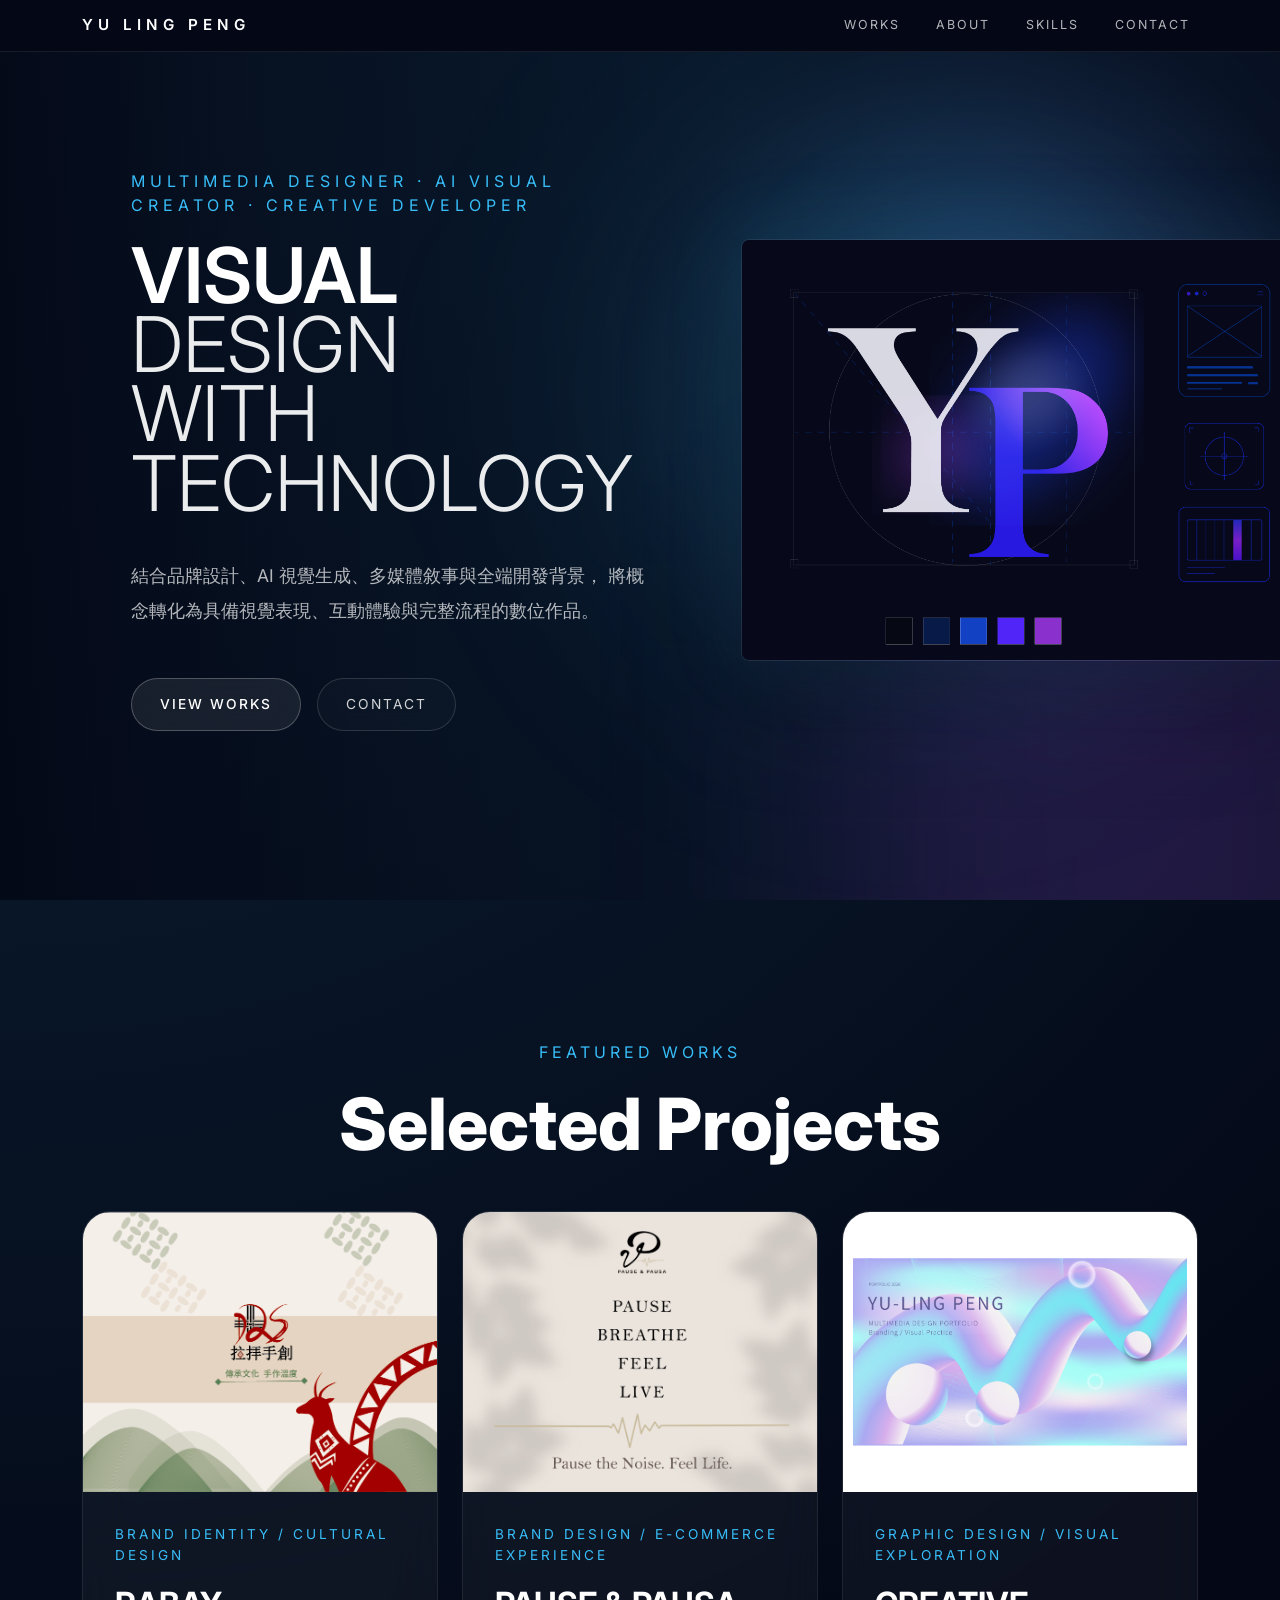
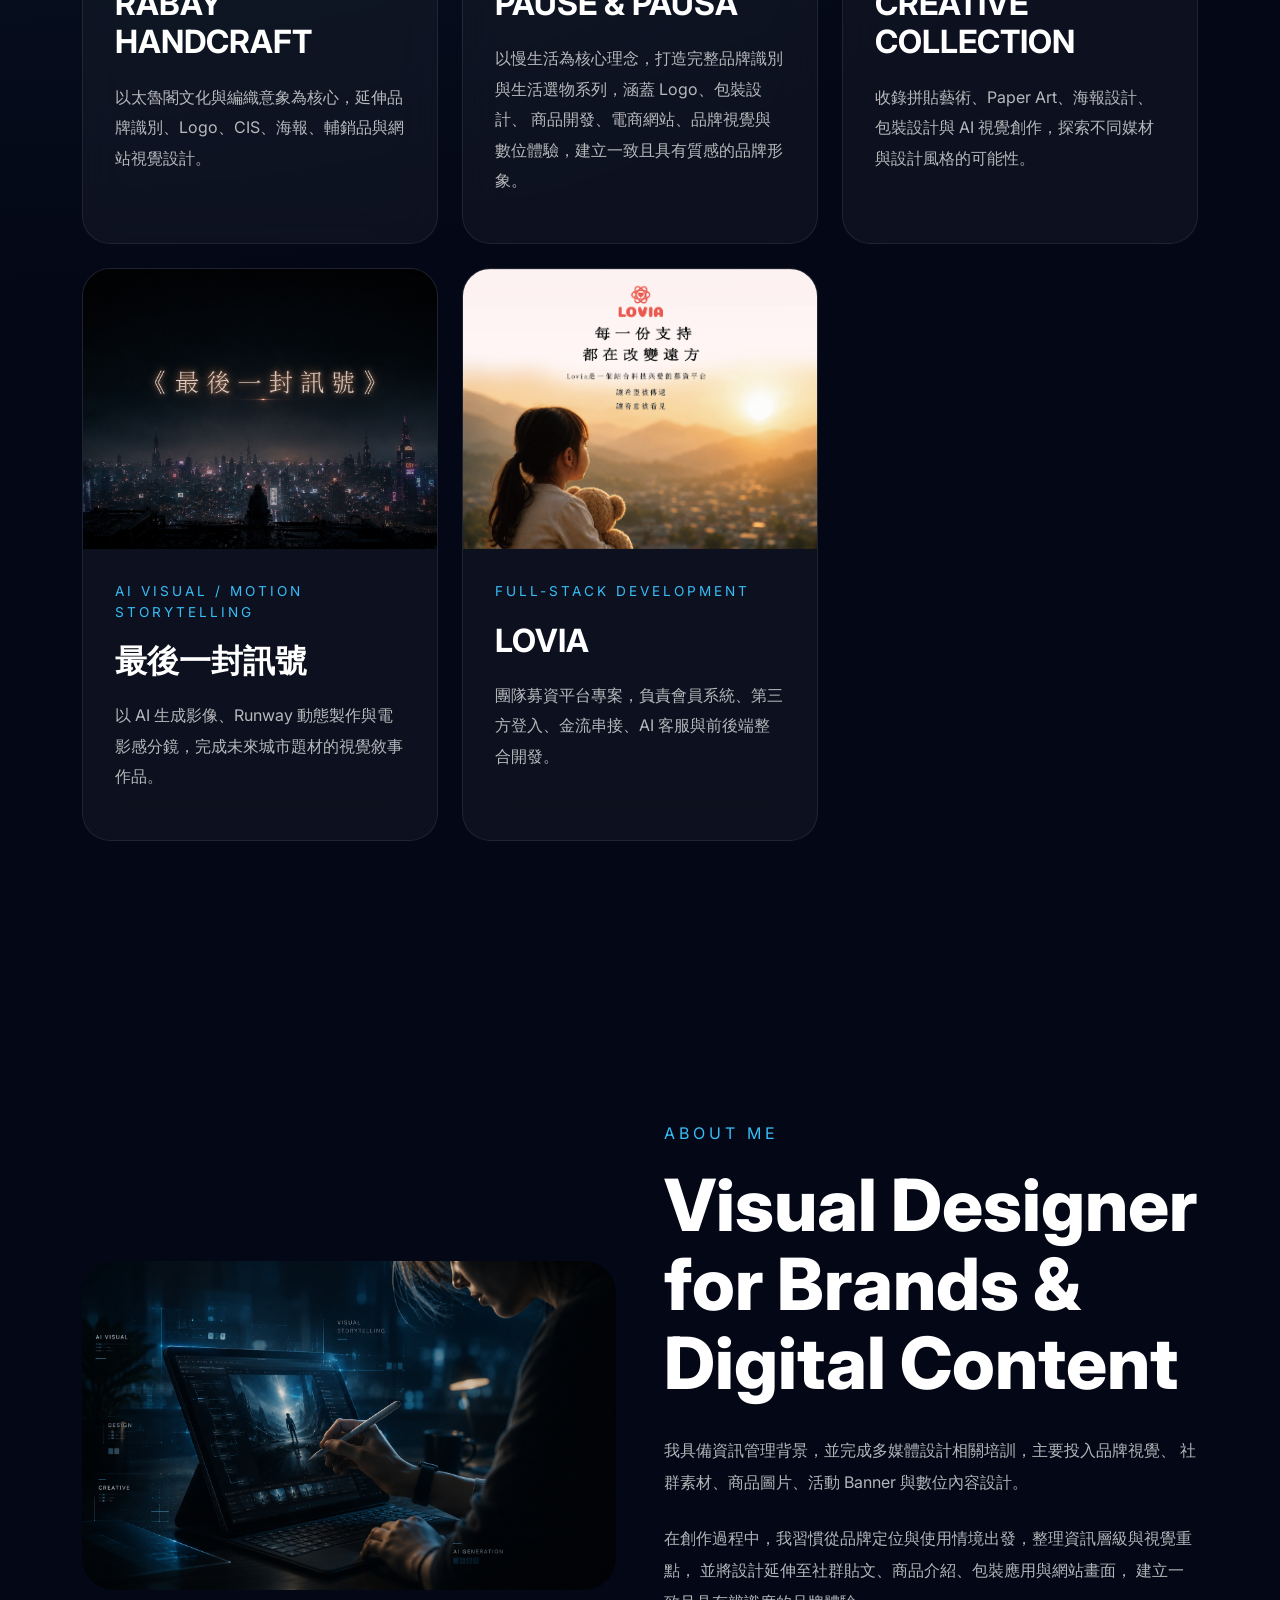
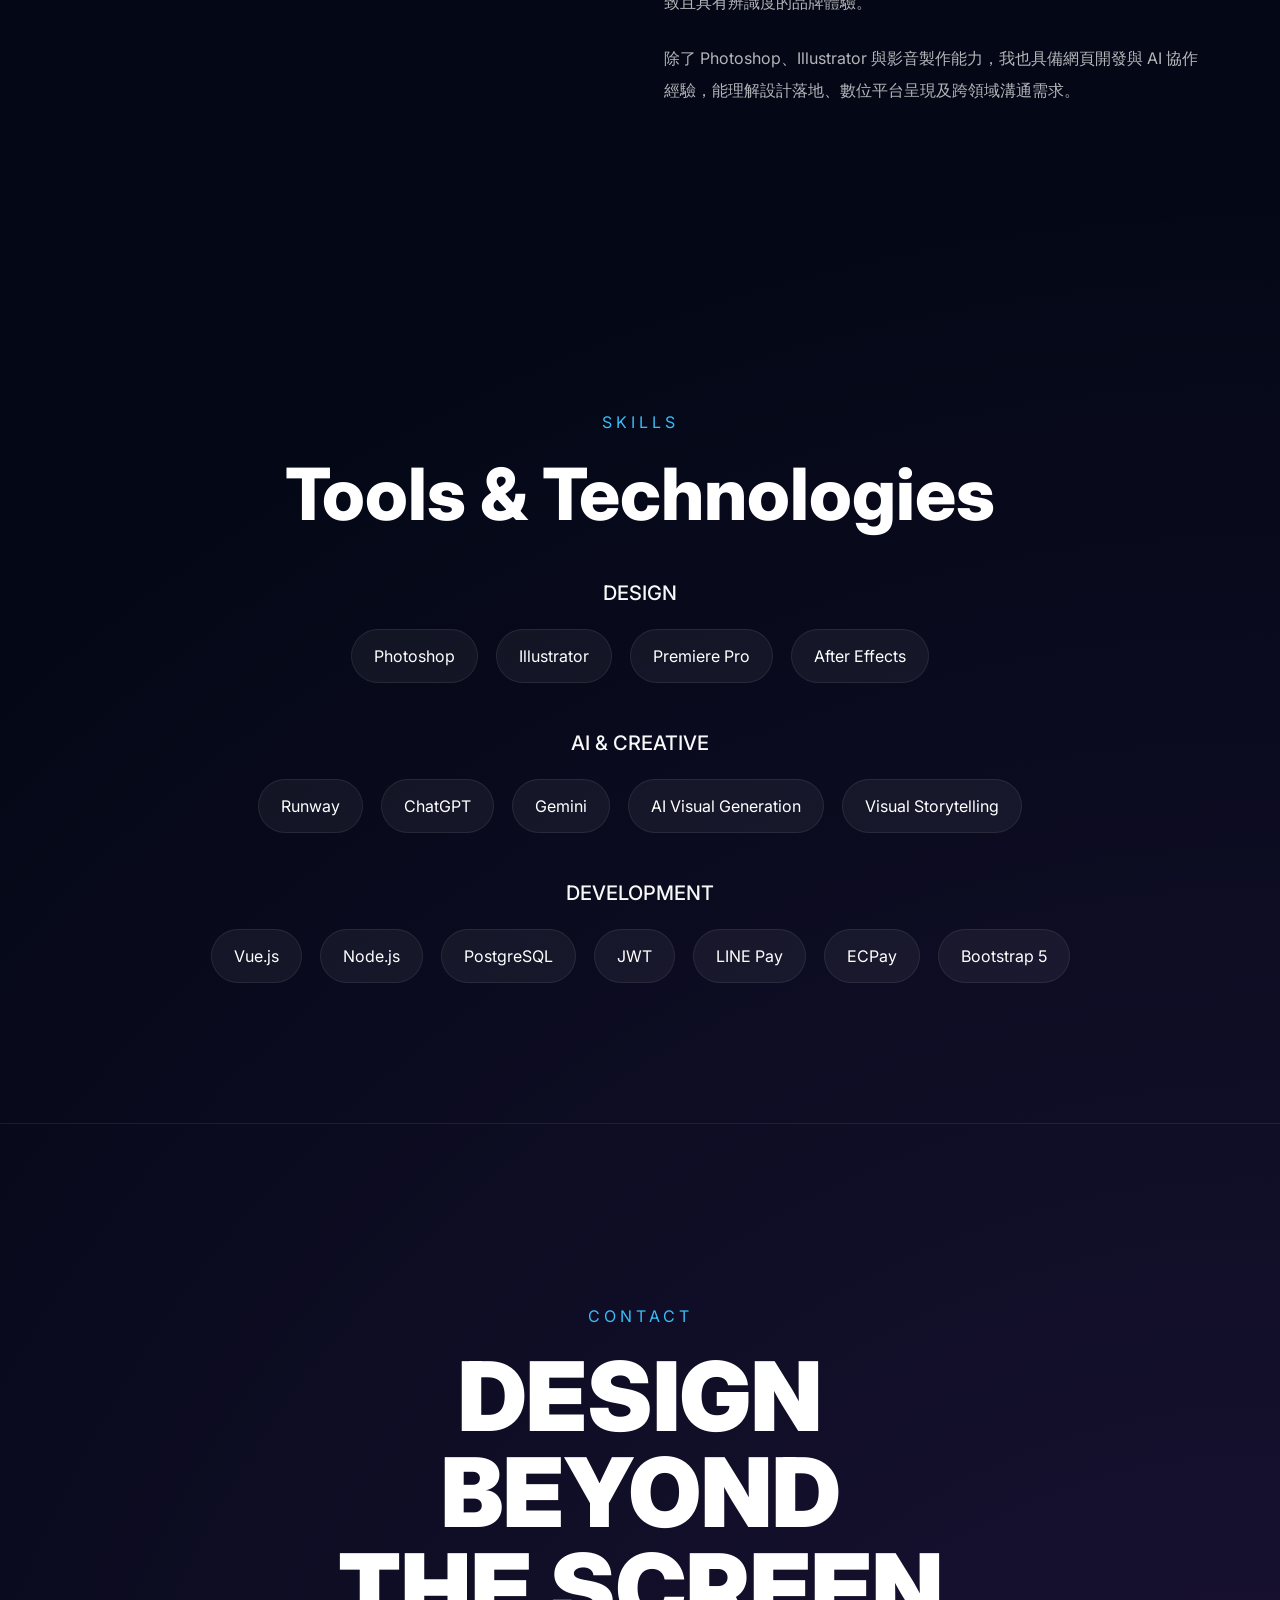
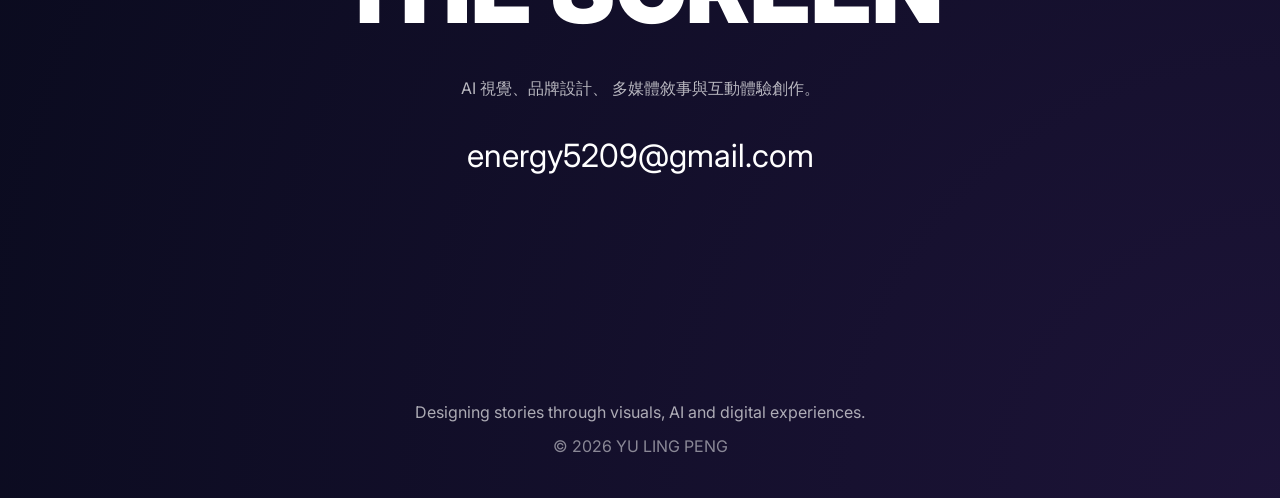
<file: index.html>
<!-- index.html -->
<!doctype html>
<html lang="zh-Hant">
  <head>
    <meta charset="UTF-8" />
    <meta name="viewport" content="width=device-width, initial-scale=1.0" />

    <title>Yu Ling Peng | Creative Developer</title>

    <!-- Bootstrap -->
    <link
      href="https://cdn.jsdelivr.net/npm/bootstrap@5.3.7/dist/css/bootstrap.min.css"
      rel="stylesheet"
    />

    <!-- CSS -->
    <link rel="stylesheet" href="./css/style.css" />
    <link rel="stylesheet" href="./css/responsive.css" />

    <!-- Font -->
    <link rel="preconnect" href="https://fonts.googleapis.com" />

    <link
      href="https://fonts.googleapis.com/css2?family=Inter:wght@100..900&display=swap"
      rel="stylesheet"
    />
  </head>

  <body>
    <!-- =======================================================
NAVBAR
======================================================= -->
    <div id="site-nav"></div>

    <!-- =======================================================
HERO
======================================================= -->
    <section class="hero-section">
      <div class="hero-glow"></div>

      <div class="container h-100">
        <div
          class="row align-items-center justify-content-center min-vh-100 g-5"
        >
          <!-- LEFT -->
          <div class="col-lg-6">
            <div class="hero-left">
              <p class="hero-subtitle">
                MULTIMEDIA DESIGNER · AI VISUAL CREATOR · CREATIVE DEVELOPER
              </p>

              <h1 class="hero-title">
                <span class="hero-title-line hero-title-strong">VISUAL</span>
                <br />
                <span class="hero-title-line">DESIGN</span>
                <br />
                <span class="hero-title-line">WITH</span>
                <br />
                <span class="hero-title-line">TECHNOLOGY</span>
              </h1>

              <p class="hero-description">
                結合品牌設計、AI 視覺生成、多媒體敘事與全端開發背景，
                將概念轉化為具備視覺表現、互動體驗與完整流程的數位作品。
              </p>

              <div class="hero-buttons">
                <a href="#works" class="btn-custom-primary"> VIEW WORKS </a>

                <a href="#contact" class="btn-custom-outline"> CONTACT </a>
              </div>
            </div>
          </div>

          <!-- RIGHT -->
          <div class="col-lg-5">
            <div class="hero-image-wrapper">
              <img
                src="./images/hero.png"
                alt="portfolio"
                class="img-fluid hero-image"
              />
            </div>
          </div>
        </div>
      </div>
    </section>

    <!-- =======================================================
WORKS
======================================================= -->
    <section id="works" class="section-padding">
      <div class="container">
        <div class="text-center mb-5">
          <p class="section-label">FEATURED WORKS</p>
          <h2 class="section-title center-title">Selected Projects</h2>
        </div>

        <div class="row g-4">
          <!-- RABAY -->
          <div class="col-lg-4 col-md-6">
            <a href="./projects/rabay.html" class="project-card">
              <img
                src="./images/rabay/rabay.png"
                class="project-image"
                alt="拉拝手創"
              />

              <div class="project-content">
                <p class="project-category">BRAND IDENTITY / CULTURAL DESIGN</p>
                <h3 class="project-title-small">RABAY HANDCRAFT</h3>
                <p class="project-description">
                  以太魯閣文化與編織意象為核心，延伸品牌識別、Logo、CIS、海報、輔銷品與網站視覺設計。
                </p>
              </div>
            </a>
          </div>

          <!-- PAUSE & PAUSA -->
          <div class="col-lg-4 col-md-6">
            <a href="./projects/pause-pausa.html" class="project-card">
              <img
                src="./images/pause/pp封面.png"
                class="project-image"
                alt="Pause & Pausa 品牌設計"
              />

              <div class="project-content">
                <p class="project-category">
                  BRAND DESIGN / E-COMMERCE EXPERIENCE
                </p>

                <h3 class="project-title-small">PAUSE & PAUSA</h3>

                <p class="project-description">
                  以慢生活為核心理念，打造完整品牌識別與生活選物系列，涵蓋
                  Logo、包裝設計、
                  商品開發、電商網站、品牌視覺與數位體驗，建立一致且具有質感的品牌形象。
                </p>
              </div>
            </a>
          </div>

          <!-- CREATIVE COLLECTION -->
          <div class="col-lg-4 col-md-6">
            <a href="./projects/collection.html" class="project-card">
              <img
                src="./images/pj-banner.jpg"
                class="project-image project-image-contain"
                alt="Creative Collection"
              />

              <div class="project-content">
                <p class="project-category">
                  GRAPHIC DESIGN / VISUAL EXPLORATION
                </p>
                <h3 class="project-title-small">CREATIVE COLLECTION</h3>
                <p class="project-description">
                  收錄拼貼藝術、Paper Art、海報設計、包裝設計與 AI
                  視覺創作，探索不同媒材與設計風格的可能性。
                </p>
              </div>
            </a>
          </div>

          <!-- SIGNAL -->
          <div class="col-lg-4 col-md-6">
            <a href="./projects/signal.html" class="project-card">
              <img
                src="./images/singnal/19.png"
                class="project-image"
                alt="最後一封訊號"
              />

              <div class="project-content">
                <p class="project-category">AI VISUAL / MOTION STORYTELLING</p>
                <h3 class="project-title-small">最後一封訊號</h3>
                <p class="project-description">
                  以 AI 生成影像、Runway
                  動態製作與電影感分鏡，完成未來城市題材的視覺敘事作品。
                </p>
              </div>
            </a>
          </div>

          <!-- LOVIA -->
          <div class="col-lg-4 col-md-6">
            <a href="./projects/lovia.html" class="project-card">
              <img
                src="./images/lovia/lovia.png"
                class="project-image"
                alt="Lovia"
              />

              <div class="project-content">
                <p class="project-category">FULL-STACK DEVELOPMENT</p>
                <h3 class="project-title-small">LOVIA</h3>
                <p class="project-description">
                  團隊募資平台專案，負責會員系統、第三方登入、金流串接、AI
                  客服與前後端整合開發。
                </p>
              </div>
            </a>
          </div>
        </div>
      </div>
    </section>

    <!-- =======================================================
ABOUT
======================================================= -->
    <section id="about" class="section-padding">
      <div class="container">
        <div class="row align-items-center g-5">
          <div class="col-lg-6">
            <img
              src="./images/0526-1.png"
              class="img-fluid section-image"
              alt="多媒體與視覺設計工作情境"
            />
          </div>

          <div class="col-lg-6">
            <p class="section-label">ABOUT ME</p>

            <h2 class="section-title">
              Visual Designer for Brands & Digital Content
            </h2>

            <p class="section-text">
              我具備資訊管理背景，並完成多媒體設計相關培訓，主要投入品牌視覺、
              社群素材、商品圖片、活動 Banner 與數位內容設計。
            </p>

            <p class="section-text">
              在創作過程中，我習慣從品牌定位與使用情境出發，整理資訊層級與視覺重點，
              並將設計延伸至社群貼文、商品介紹、包裝應用與網站畫面，
              建立一致且具有辨識度的品牌體驗。
            </p>

            <p class="section-text">
              除了 Photoshop、Illustrator 與影音製作能力，我也具備網頁開發與 AI
              協作經驗，能理解設計落地、數位平台呈現及跨領域溝通需求。
            </p>
          </div>
        </div>
      </div>
    </section>

    <!-- =======================================================
SKILLS
======================================================= -->
    <section id="skills" class="section-padding">
      <div class="container text-center">
        <p class="section-label">SKILLS</p>

        <h2 class="section-title center-title mb-5">Tools & Technologies</h2>

        <!-- DESIGN -->
        <div class="mb-5">
          <h5 class="mb-4 text-light">DESIGN</h5>

          <div class="skills-wrapper">
            <span>Photoshop</span>
            <span>Illustrator</span>
            <span>Premiere Pro</span>
            <span>After Effects</span>
          </div>
        </div>

        <!-- AI -->
        <div class="mb-5">
          <h5 class="mb-4 text-light">AI & CREATIVE</h5>

          <div class="skills-wrapper">
            <span>Runway</span>
            <span>ChatGPT</span>
            <span>Gemini</span>
            <span>AI Visual Generation</span>
            <span>Visual Storytelling</span>
          </div>
        </div>

        <!-- DEVELOPMENT -->
        <div>
          <h5 class="mb-4 text-light">DEVELOPMENT</h5>

          <div class="skills-wrapper">
            <span>Vue.js</span>
            <span>Node.js</span>
            <span>PostgreSQL</span>
            <span>JWT</span>
            <span>LINE Pay</span>
            <span>ECPay</span>
            <span>Bootstrap 5</span>
          </div>
        </div>
      </div>
    </section>

    <!-- =======================================================
CONTACT
======================================================= -->
    <section id="contact" class="contact-section">
      <div class="container text-center">
        <p class="section-label">CONTACT</p>

        <h2 class="contact-title">
          DESIGN
          <br />
          BEYOND
          <br />
          THE SCREEN
        </h2>

        <p class="contact-description">
          AI 視覺、品牌設計、 多媒體敘事與互動體驗創作。
        </p>

        <a href="mailto:energy5209@gmail.com" class="contact-mail">
          energy5209@gmail.com
        </a>
      </div>
    </section>
    <!-- =======================================================
FOOTER
======================================================= -->
    <div id="site-footer"></div>

    <!-- Bootstrap -->
    <script src="https://cdn.jsdelivr.net/npm/bootstrap@5.3.7/dist/js/bootstrap.bundle.min.js"></script>
    <script src="/js/include.js"></script>
  </body>
</html>
</file>
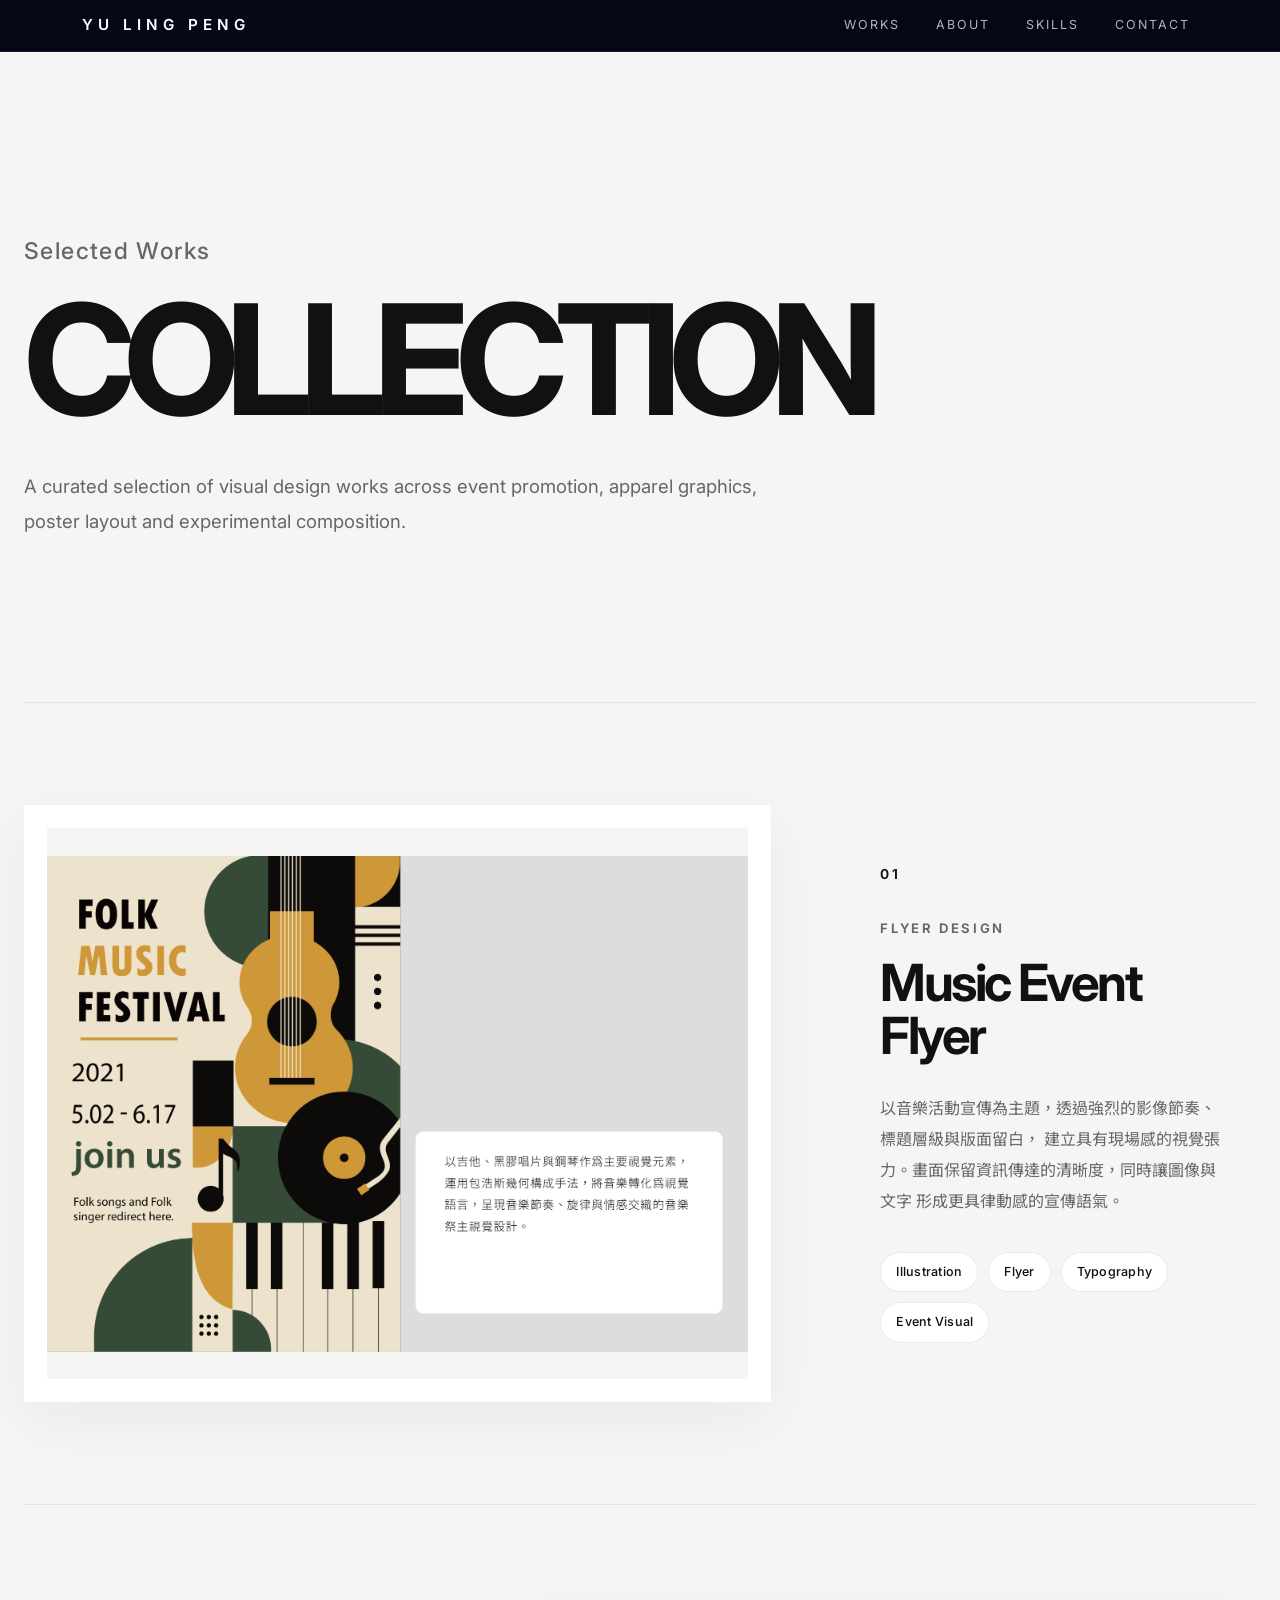
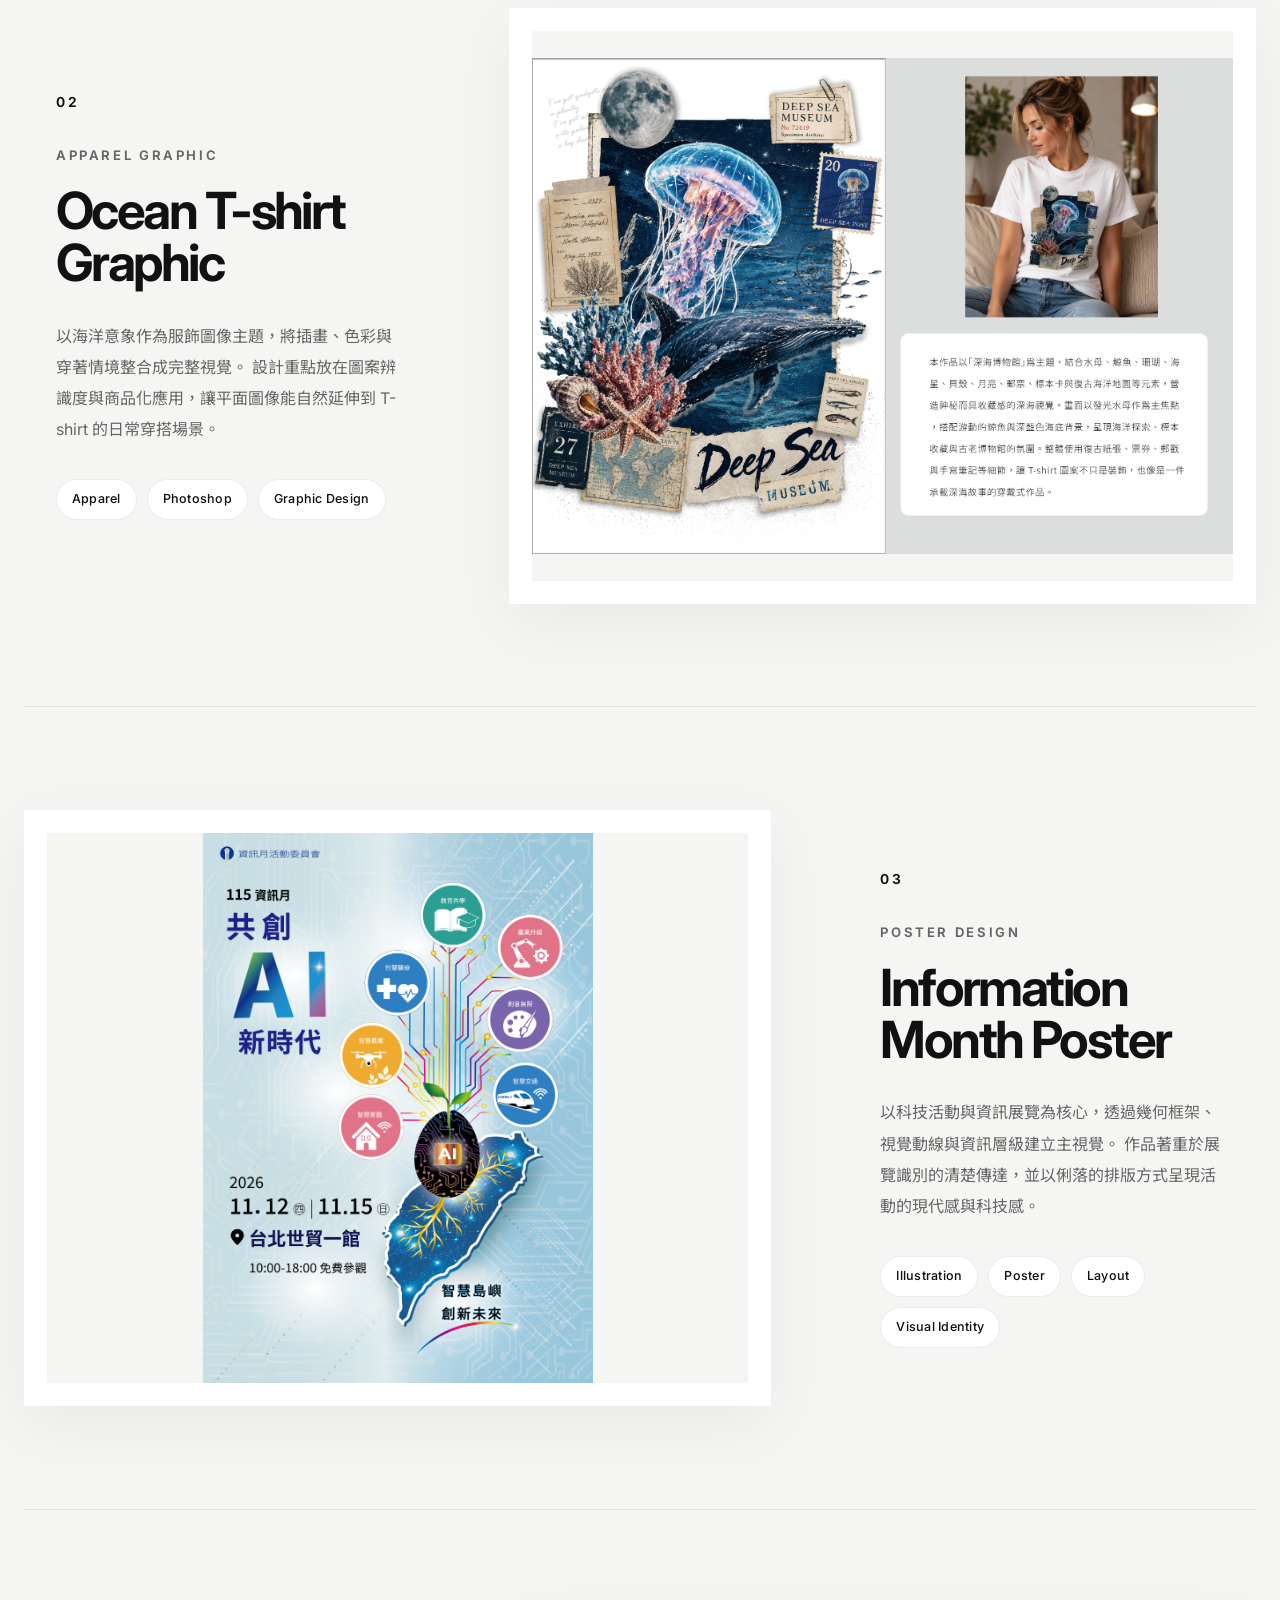
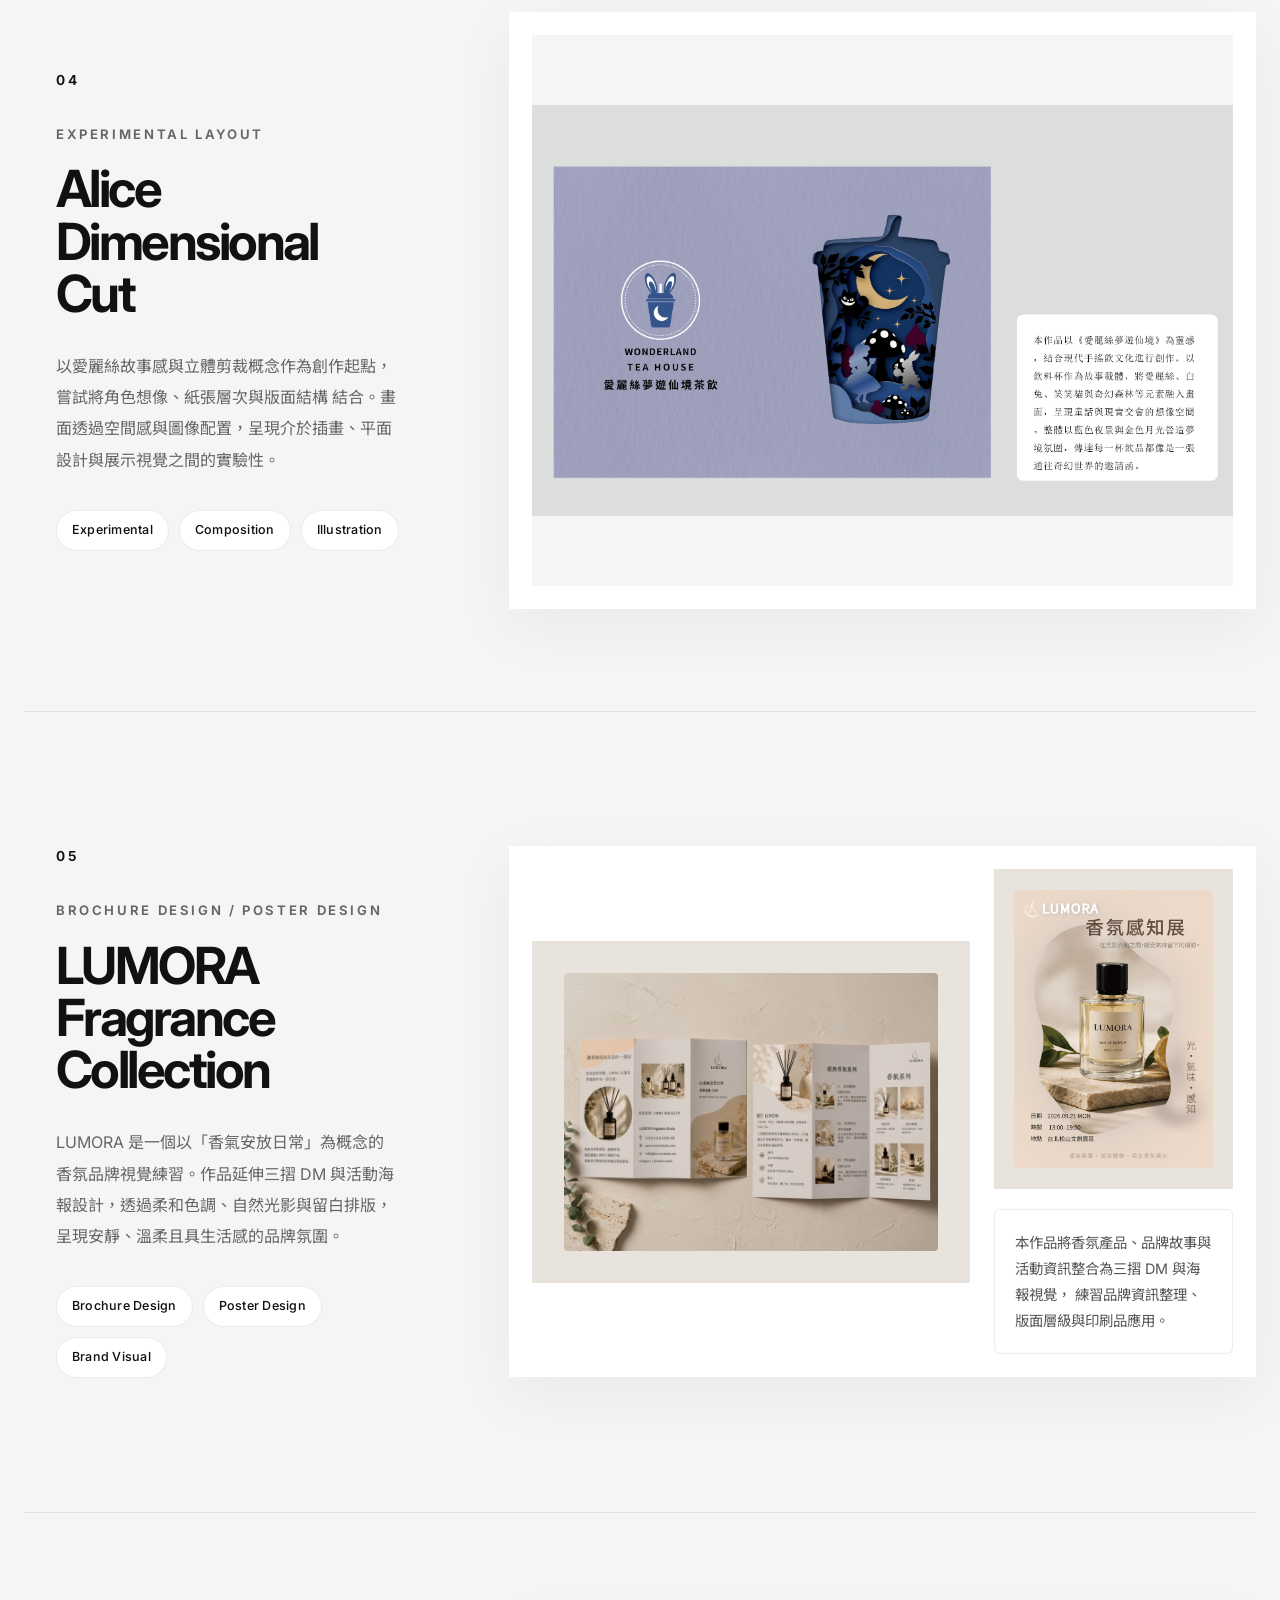
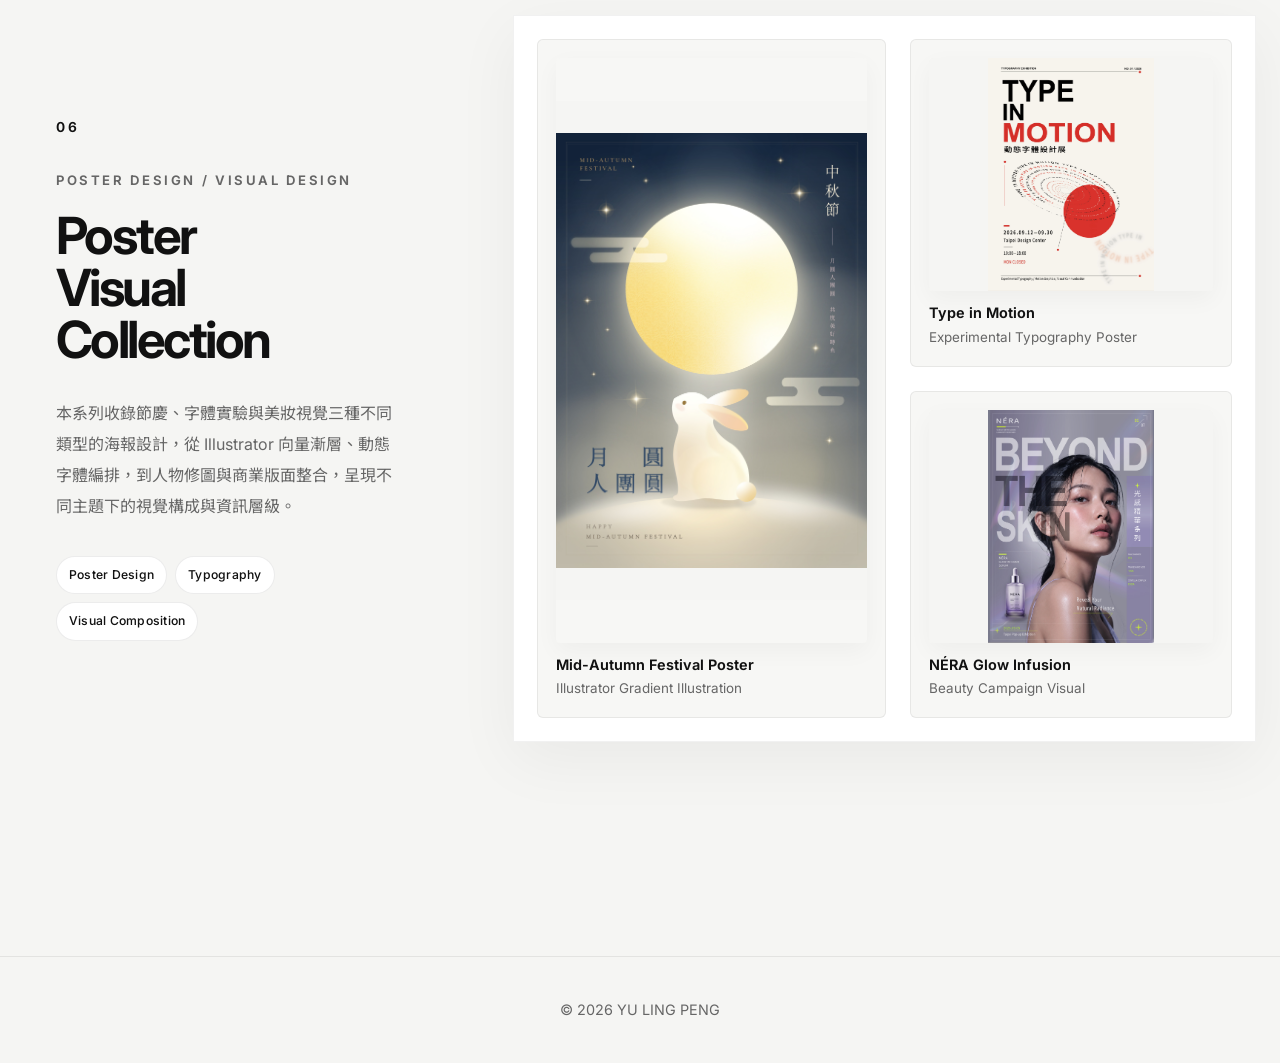
<file: projects/collection.html>
<!doctype html>
<html lang="zh-Hant">
  <head>
    <!-- Basic metadata for SEO, accessibility and responsive rendering. -->
    <meta charset="UTF-8" />
    <meta name="viewport" content="width=device-width, initial-scale=1.0" />
    <meta
      name="description"
      content="Yu-Ling Peng collection page featuring poster design, apparel graphics, event visual design and experimental layout works."
    />

    <title>Collection | Yu-Ling Peng</title>

    <!-- Fonts: Inter for English, Noto Sans TC for Chinese. -->
    <link rel="preconnect" href="https://fonts.googleapis.com" />
    <link rel="preconnect" href="https://fonts.gstatic.com" crossorigin />
    <link
      href="https://fonts.googleapis.com/css2?family=Inter:wght@100..900&family=Noto+Sans+TC:wght@100..900&display=swap"
      rel="stylesheet"
    />

    <link
      href="https://cdn.jsdelivr.net/npm/bootstrap@5.3.7/dist/css/bootstrap.min.css"
      rel="stylesheet"
    />

    <link rel="stylesheet" href="../css/style.css" />
    <link rel="stylesheet" href="../css/collection.css" />
  </head>

  <body>
    <!-- =======================================================
      Header
      Fixed navigation, visually aligned with the homepage dark navbar.
    ======================================================== -->
    <div id="site-nav"></div>

    <!-- Main page content. -->
    <main>
      <!-- =======================================================
        Hero
        Minimal editorial opening for the collection page.
      ======================================================== -->
      <section class="hero" aria-labelledby="collection-title">
        <div class="page-container">
          <p class="hero-kicker">Selected Works</p>
          <h1 id="collection-title">COLLECTION</h1>
          <p class="hero-copy">
            A curated selection of visual design works across event promotion,
            apparel graphics, poster layout and experimental composition.
          </p>
        </div>
      </section>

      <!-- =======================================================
        Collection Showcase
        Four projects are arranged as large alternating showcase sections.
      ======================================================== -->
      <section class="showcase" aria-label="Collection works">
        <!-- Project 01: Image left, text right. -->
        <article class="project project-normal">
          <figure class="project-media" data-lightbox>
            <img
              src="../images/collection/音樂傳單(作品集展示).png"
              alt="音樂活動傳單視覺設計"
            />
          </figure>

          <div class="project-content">
            <p class="project-number">01</p>
            <p class="project-category">Flyer Design</p>
            <h2>Music Event Flyer</h2>
            <p class="project-description">
              以音樂活動宣傳為主題，透過強烈的影像節奏、標題層級與版面留白，
              建立具有現場感的視覺張力。畫面保留資訊傳達的清晰度，同時讓圖像與文字
              形成更具律動感的宣傳語氣。
            </p>
            <ul class="tag-list" aria-label="Project tags">
              <li>Illustration</li>
              <li>Flyer</li>
              <li>Typography</li>
              <li>Event Visual</li>
            </ul>
          </div>
        </article>

        <!-- Project 02: Text left, image right. -->
        <article class="project project-reverse">
          <figure class="project-media" data-lightbox>
            <img
              src="../images/collection/海洋t-shirt(作品集展示).png"
              alt="海洋主題 T-shirt 圖像設計"
            />
          </figure>

          <div class="project-content">
            <p class="project-number">02</p>
            <p class="project-category">Apparel Graphic</p>
            <h2>Ocean T-shirt Graphic</h2>
            <p class="project-description">
              以海洋意象作為服飾圖像主題，將插畫、色彩與穿著情境整合成完整視覺。
              設計重點放在圖案辨識度與商品化應用，讓平面圖像能自然延伸到 T-shirt
              的日常穿搭場景。
            </p>
            <ul class="tag-list" aria-label="Project tags">
              <li>Apparel</li>
              <li>Photoshop</li>
              <li>Graphic Design</li>
            </ul>
          </div>
        </article>

        <!-- Project 03: Image left, text right. -->
        <article class="project project-normal">
          <figure class="project-media project-media-contain" data-lightbox>
            <img
              src="../images/collection/資訊月(轉外框.png"
              alt="資訊月主視覺海報設計"
            />
          </figure>

          <div class="project-content">
            <p class="project-number">03</p>
            <p class="project-category">Poster Design</p>
            <h2>Information Month Poster</h2>
            <p class="project-description">
              以科技活動與資訊展覽為核心，透過幾何框架、視覺動線與資訊層級建立主視覺。
              作品著重於展覽識別的清楚傳達，並以俐落的排版方式呈現活動的現代感與科技感。
            </p>
            <ul class="tag-list" aria-label="Project tags">
              <li>Illustration</li>
              <li>Poster</li>
              <li>Layout</li>
              <li>Visual Identity</li>
            </ul>
          </div>
        </article>

        <!-- Project 04: Text left, image right. -->
        <article class="project project-reverse">
          <figure class="project-media" data-lightbox>
            <img
              src="../images/collection/立體剪裁-艾莉絲.png"
              alt="立體剪裁愛麗絲主題視覺設計"
            />
          </figure>

          <div class="project-content">
            <p class="project-number">04</p>
            <p class="project-category">Experimental Layout</p>
            <h2>Alice Dimensional Cut</h2>
            <p class="project-description">
              以愛麗絲故事感與立體剪裁概念作為創作起點，嘗試將角色想像、紙張層次與版面結構
              結合。畫面透過空間感與圖像配置，呈現介於插畫、平面設計與展示視覺之間的實驗性。
            </p>
            <ul class="tag-list" aria-label="Project tags">
              <li>Experimental</li>
              <li>Composition</li>
              <li>Illustration</li>
            </ul>
          </div>
        </article>

        <!-- Project 05: Text left, multi-image visual right. -->
        <article class="project project-reverse">
          <div class="project-media lumora-visual">
            <figure class="lumora-main" data-lightbox>
              <img
                src="../images/collection/DM.png"
                alt="LUMORA 香氛品牌三摺 DM 設計"
              />
            </figure>

            <div class="lumora-side">
              <figure class="lumora-poster" data-lightbox>
                <img
                  src="../images/collection/香氛海報.png"
                  alt="LUMORA 香氛感知展活動海報設計"
                />
              </figure>

              <div class="lumora-note">
                <p>
                  本作品將香氛產品、品牌故事與活動資訊整合為三摺 DM 與海報視覺，
                  練習品牌資訊整理、版面層級與印刷品應用。
                </p>
              </div>
            </div>
          </div>

          <div class="project-content">
            <p class="project-number">05</p>
            <p class="project-category">BROCHURE DESIGN / POSTER DESIGN</p>
            <h2>
              LUMORA<br />
              Fragrance Collection
            </h2>
            <p class="project-description">
              LUMORA 是一個以「香氣安放日常」為概念的香氛品牌視覺練習。作品延伸三摺 DM
              與活動海報設計，透過柔和色調、自然光影與留白排版，呈現安靜、溫柔且具生活感的品牌氛圍。
            </p>
            <ul class="tag-list" aria-label="Project tags">
              <li>Brochure Design</li>
              <li>Poster Design</li>
              <li>Brand Visual</li>
            </ul>
          </div>
        </article>

        <!-- Project 06: Poster design collection. -->
        <article class="project project-reverse poster-project">
          <div class="project-media poster-showcase">
            <div class="poster-grid" aria-label="Poster design works">
              <figure class="poster-card poster-card-feature">
                <button
                  class="poster-lightbox-trigger"
                  type="button"
                  data-lightbox
                  data-lightbox-title="Mid-Autumn Festival Poster"
                >
                  <img
                    class="poster-preview"
                    src="../images/collection/中秋節海報.jpg"
                    alt="中秋節海報設計"
                  />
                </button>
                <figcaption>
                  <strong>Mid-Autumn Festival Poster</strong>
                  <span>Illustrator Gradient Illustration</span>
                </figcaption>
              </figure>

              <div class="poster-side">
                <figure class="poster-card">
                  <button
                    class="poster-lightbox-trigger"
                    type="button"
                    data-lightbox
                    data-lightbox-title="Type in Motion"
                  >
                    <img
                      class="poster-preview"
                      src="../images/collection/字體海報.jpg"
                      alt="字體實驗海報設計"
                    />
                  </button>
                  <figcaption>
                    <strong>Type in Motion</strong>
                    <span>Experimental Typography Poster</span>
                  </figcaption>
                </figure>

                <figure class="poster-card">
                  <button
                    class="poster-lightbox-trigger"
                    type="button"
                    data-lightbox
                    data-lightbox-title="NÉRA Glow Infusion"
                  >
                    <img
                      class="poster-preview"
                      src="../images/collection/美妝海報.jpg"
                      alt="NÉRA Glow Infusion 美妝活動視覺海報"
                    />
                  </button>
                  <figcaption>
                    <strong>NÉRA Glow Infusion</strong>
                    <span>Beauty Campaign Visual</span>
                  </figcaption>
                </figure>
              </div>
            </div>
          </div>

          <div class="project-content">
            <p class="project-number">06</p>
            <p class="project-category">POSTER DESIGN / VISUAL DESIGN</p>
            <h2>
              Poster<br />
              Visual<br />
              Collection
            </h2>
            <p class="project-description">
              本系列收錄節慶、字體實驗與美妝視覺三種不同類型的海報設計，從 Illustrator
              向量漸層、動態字體編排，到人物修圖與商業版面整合，呈現不同主題下的視覺構成與資訊層級。
            </p>
            <ul class="tag-list" aria-label="Project tags">
              <li>Poster Design</li>
              <li>Typography</li>
              <li>Visual Composition</li>
            </ul>
          </div>
        </article>
      </section>
    </main>

    <!-- =======================================================
      Footer
      Minimal copyright footer.
    ======================================================== -->
    <div id="site-footer"></div>
    <script src="https://cdn.jsdelivr.net/npm/bootstrap@5.3.7/dist/js/bootstrap.bundle.min.js"></script>
    <script src="/js/include.js"></script>
    <script src="/js/lightbox.js"></script>
  </body>
</html>
</file>
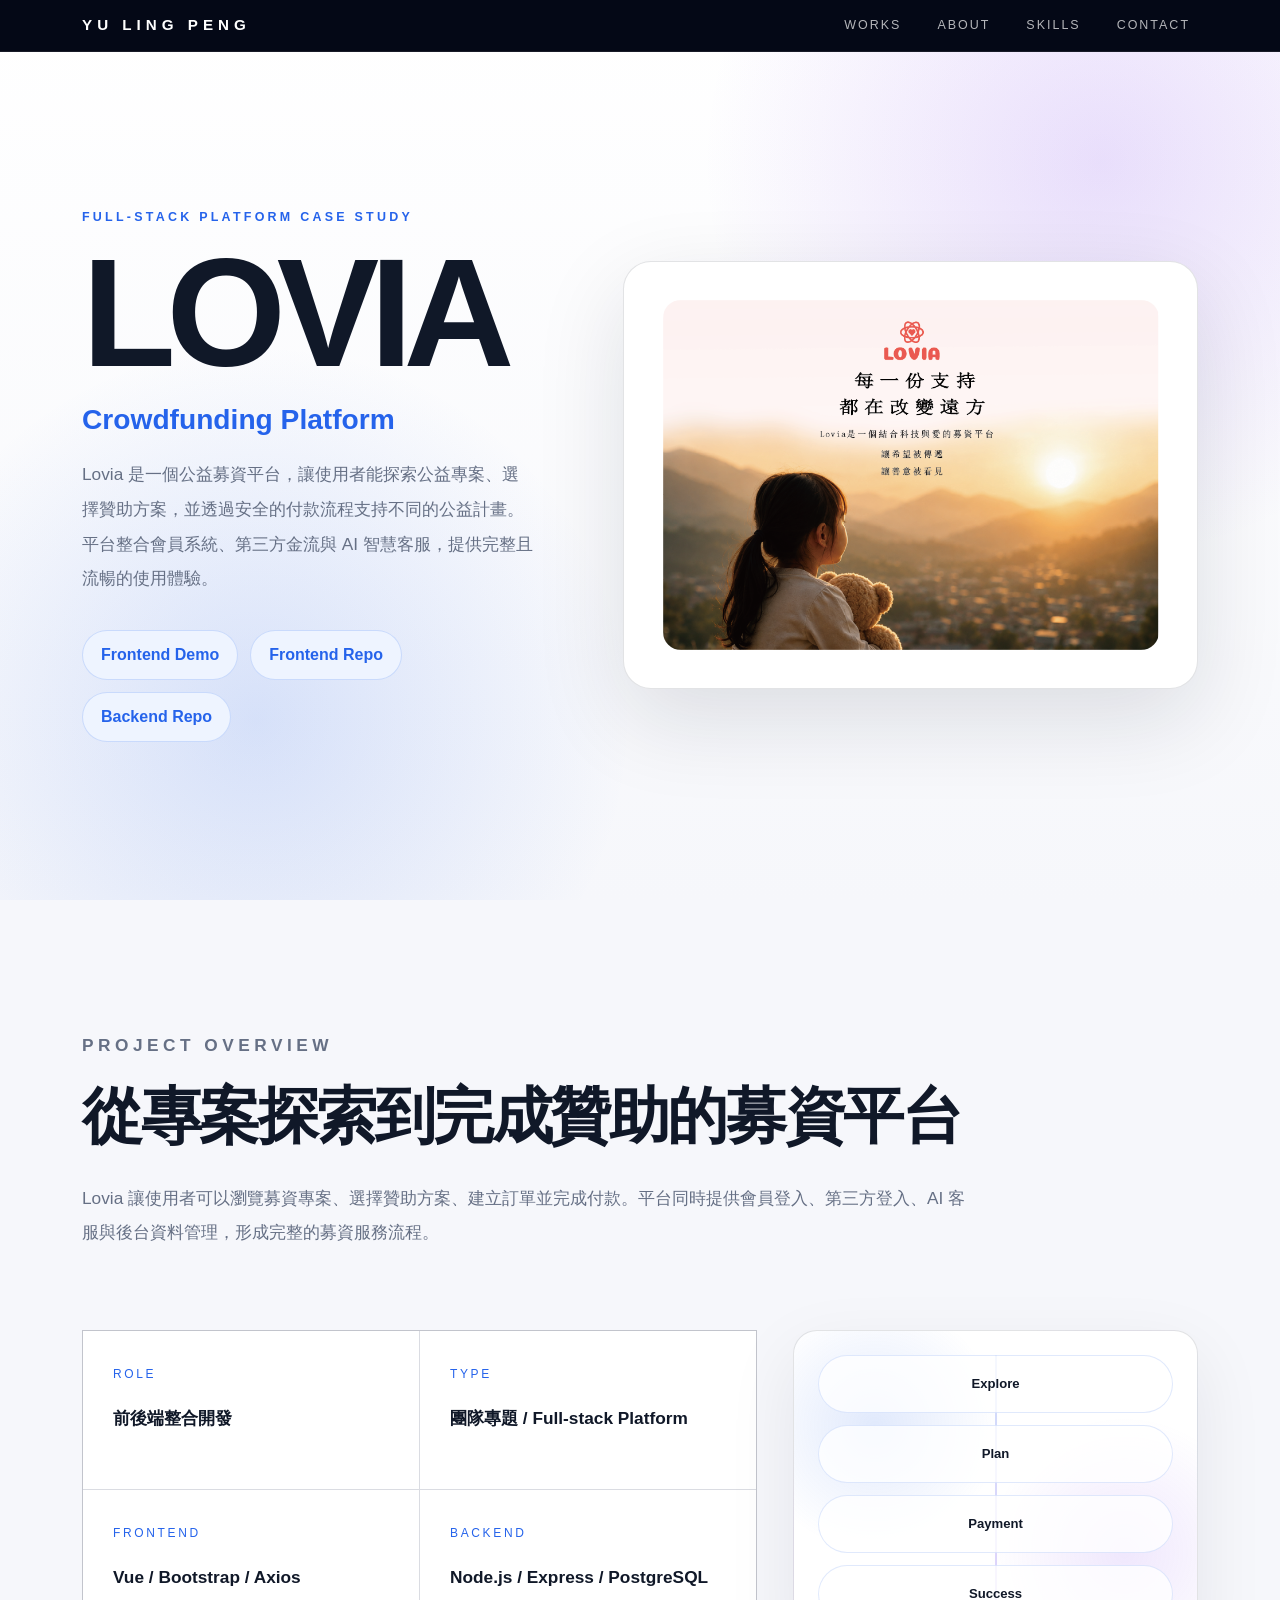
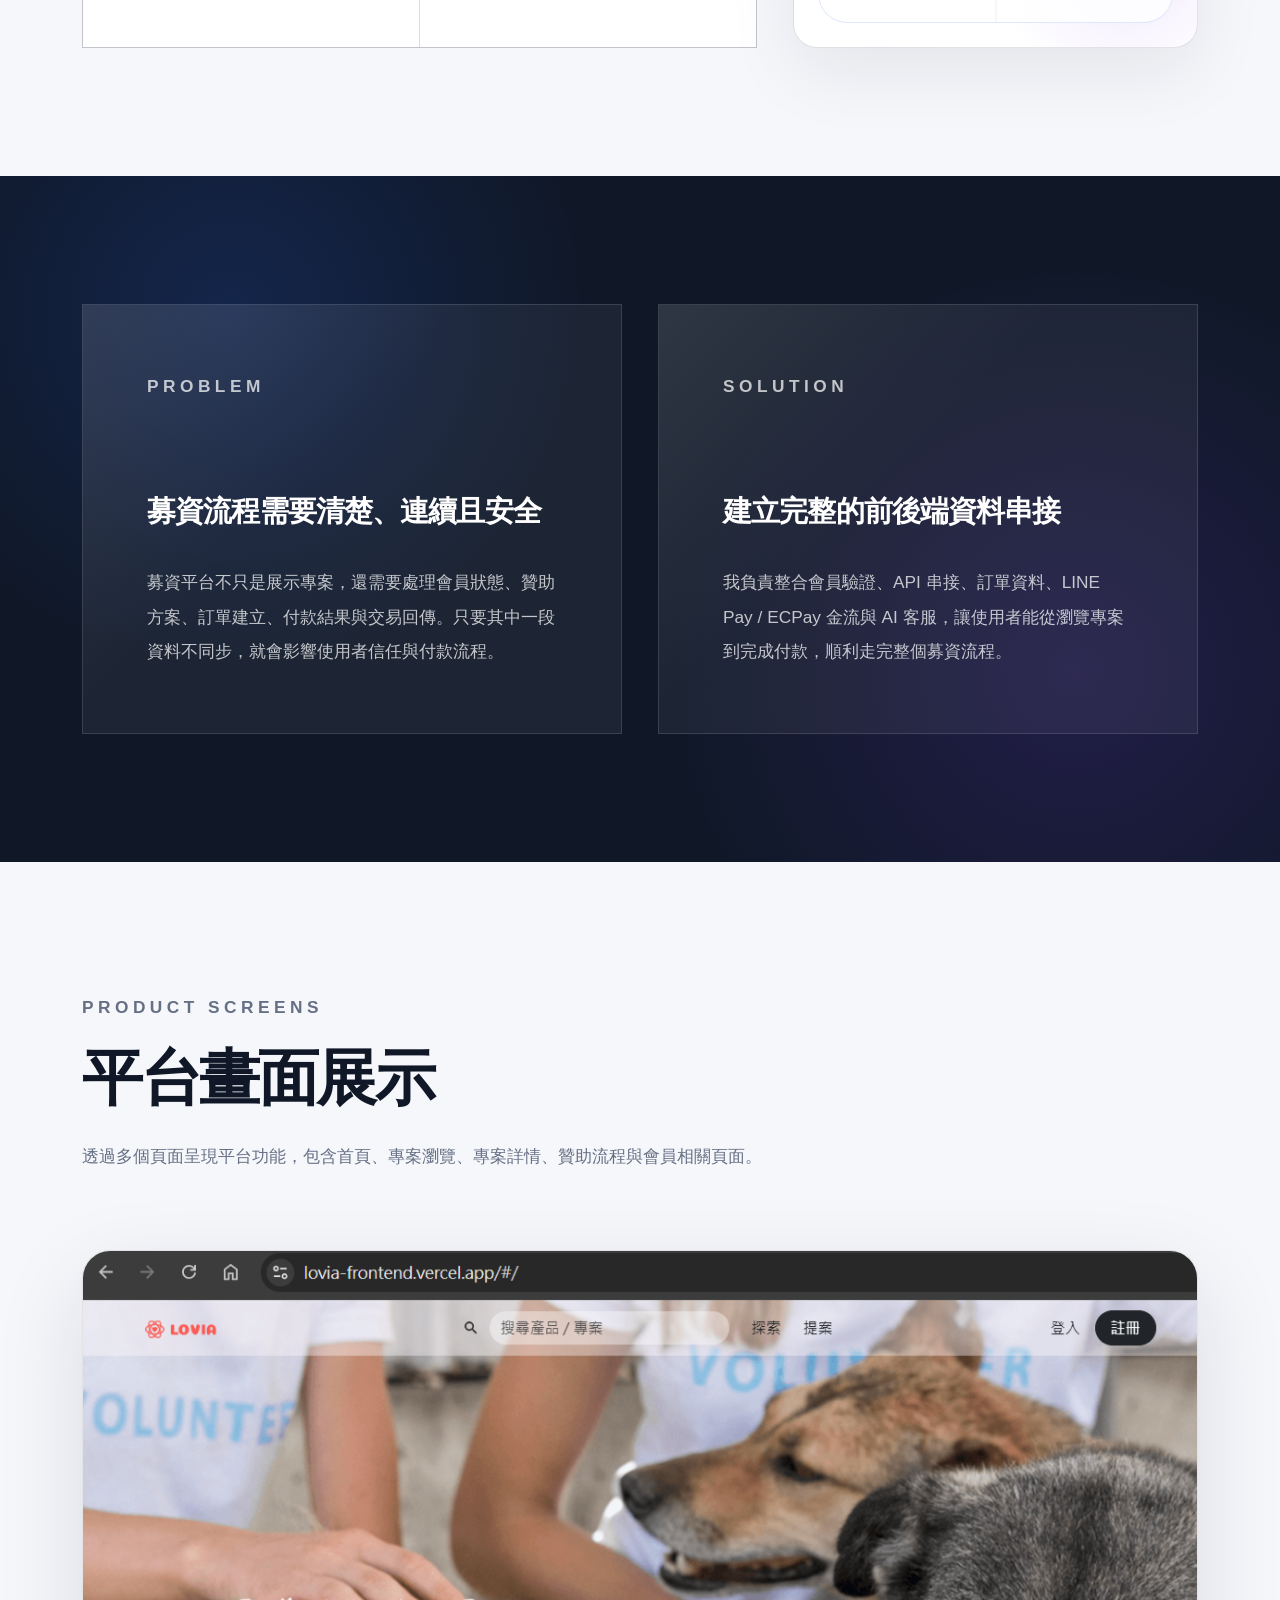
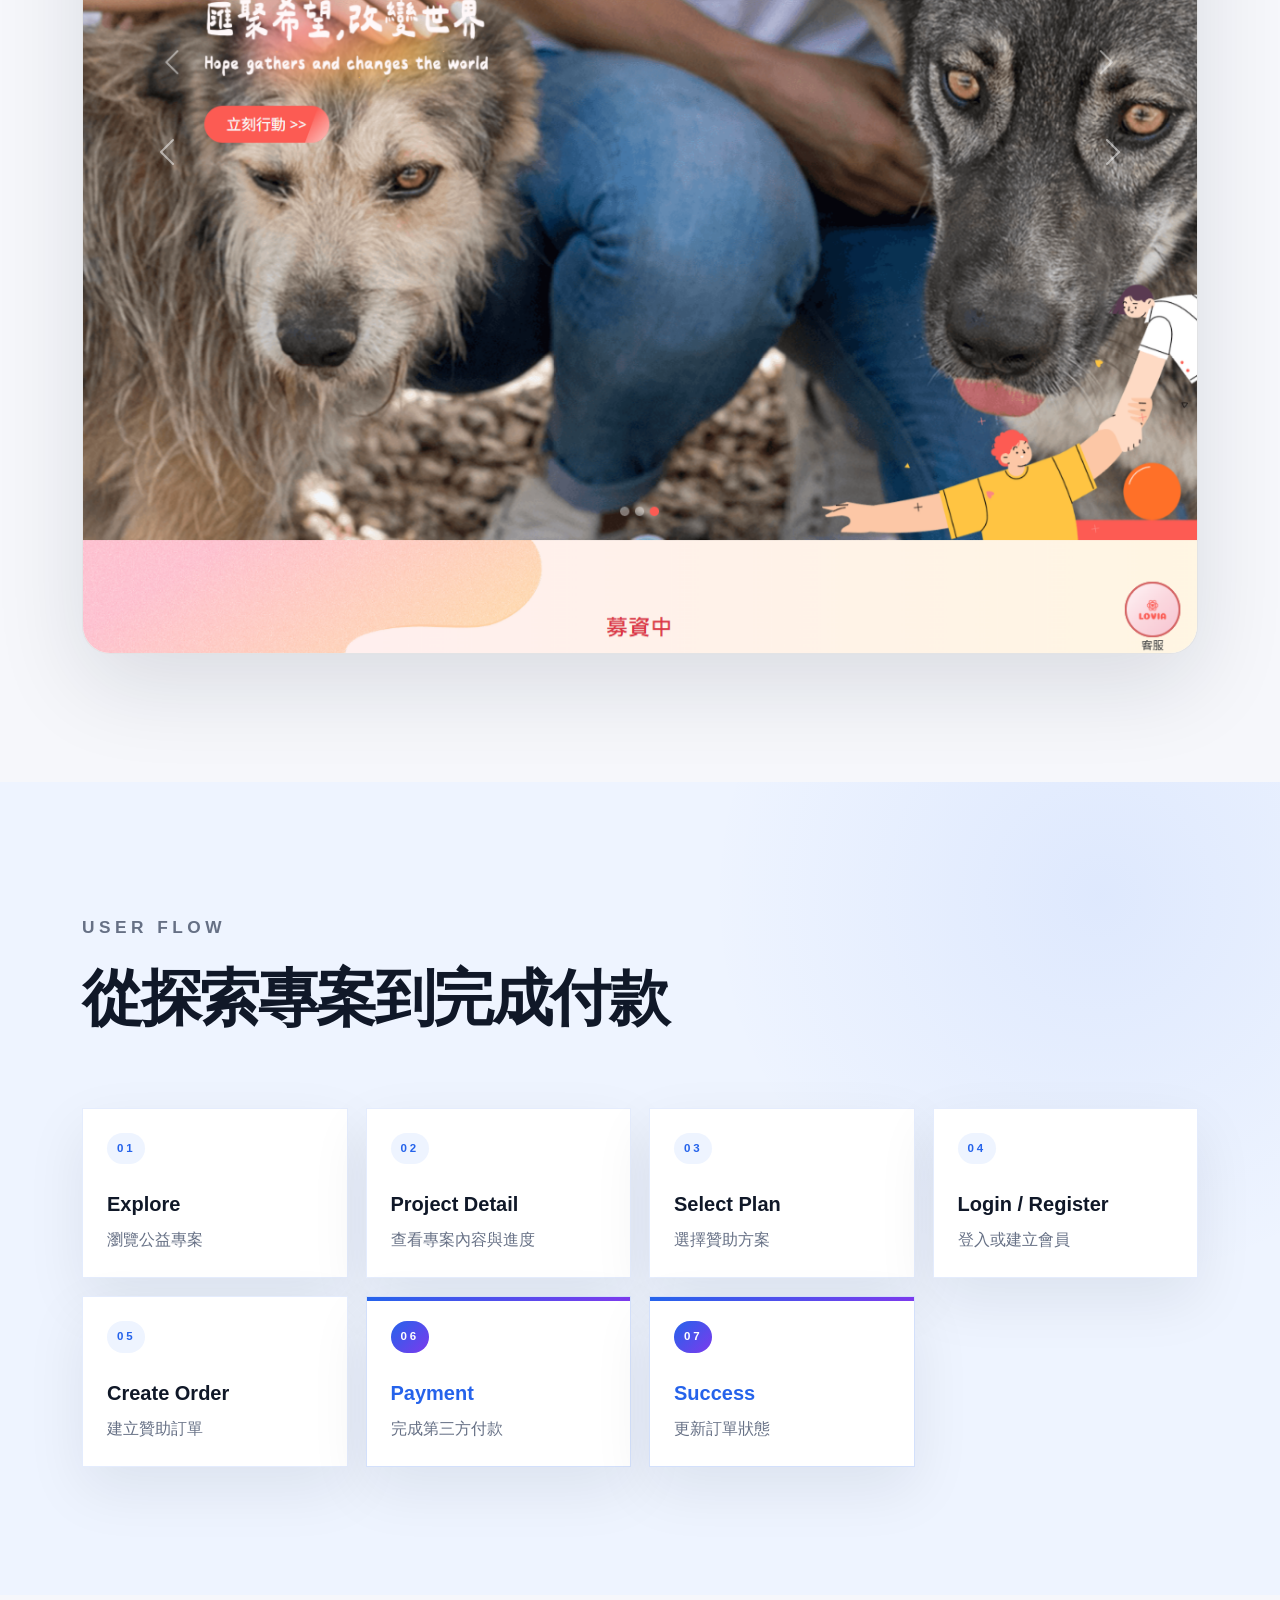
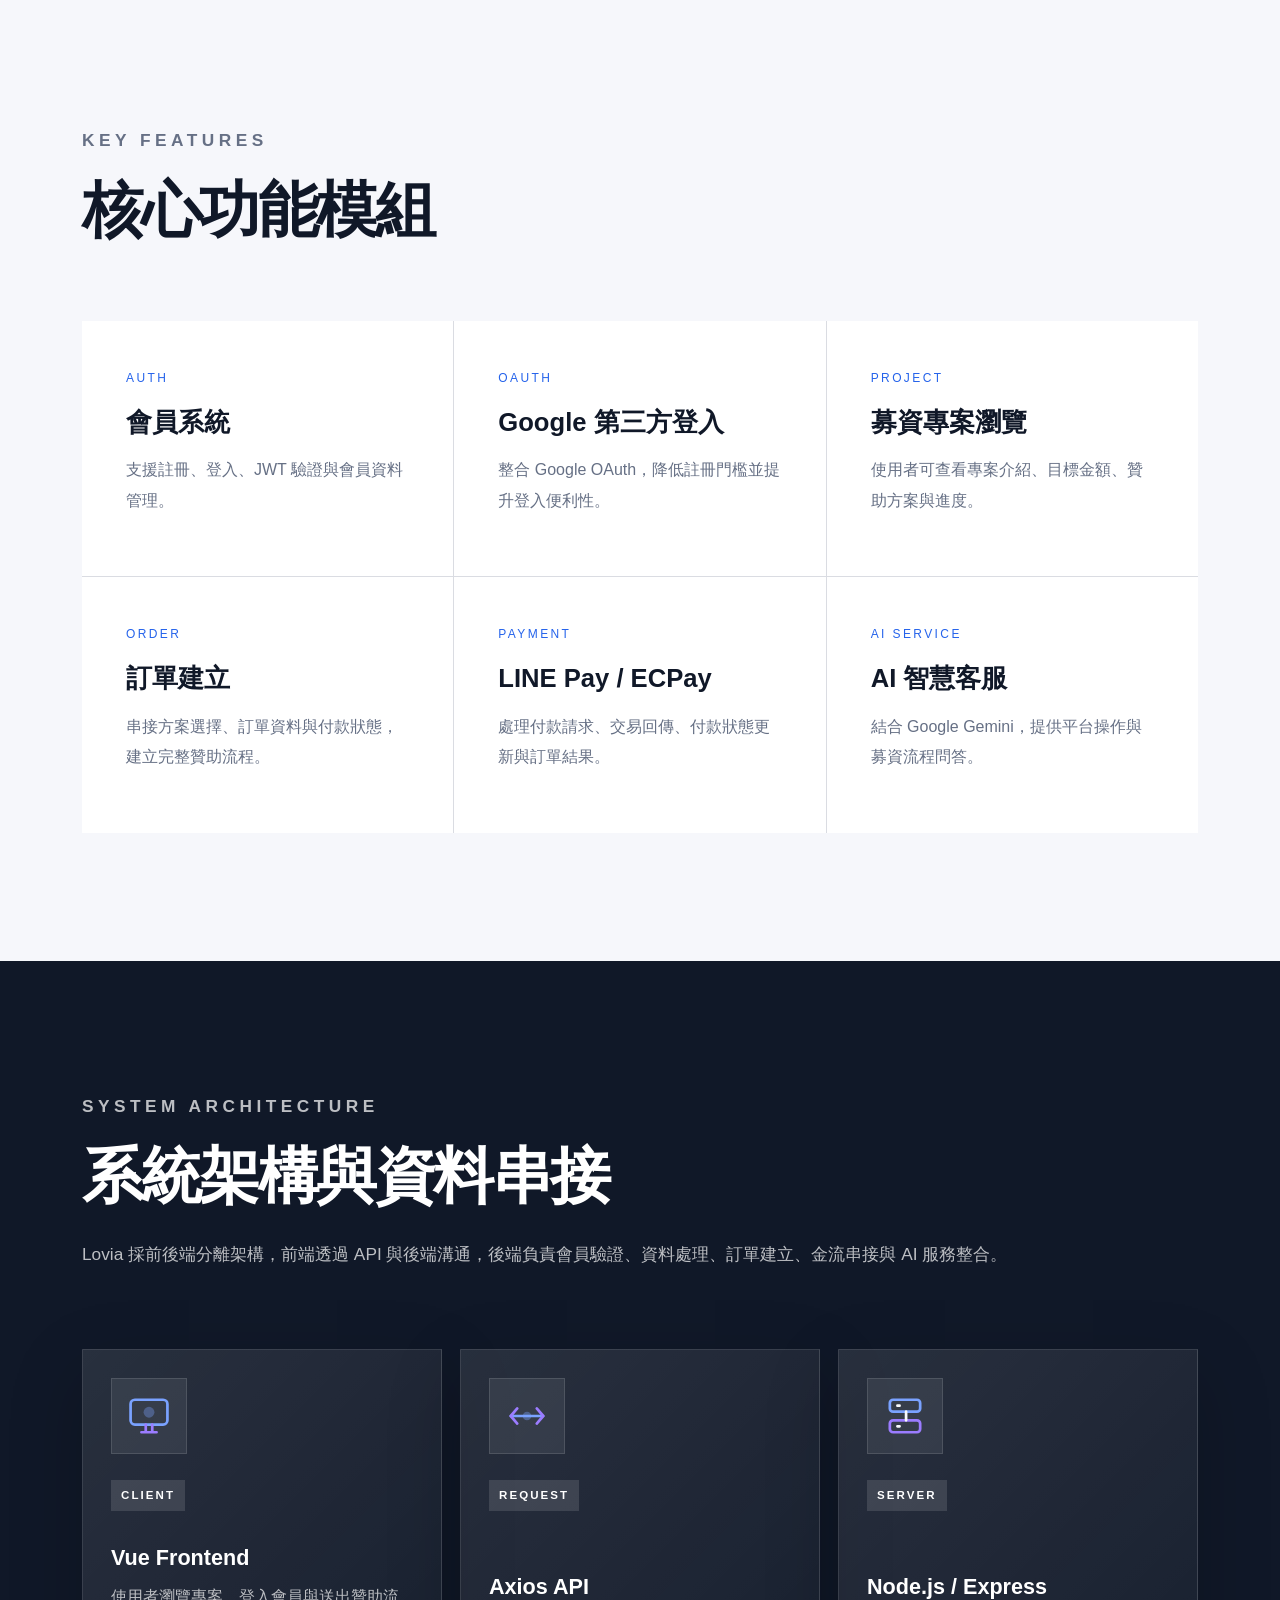
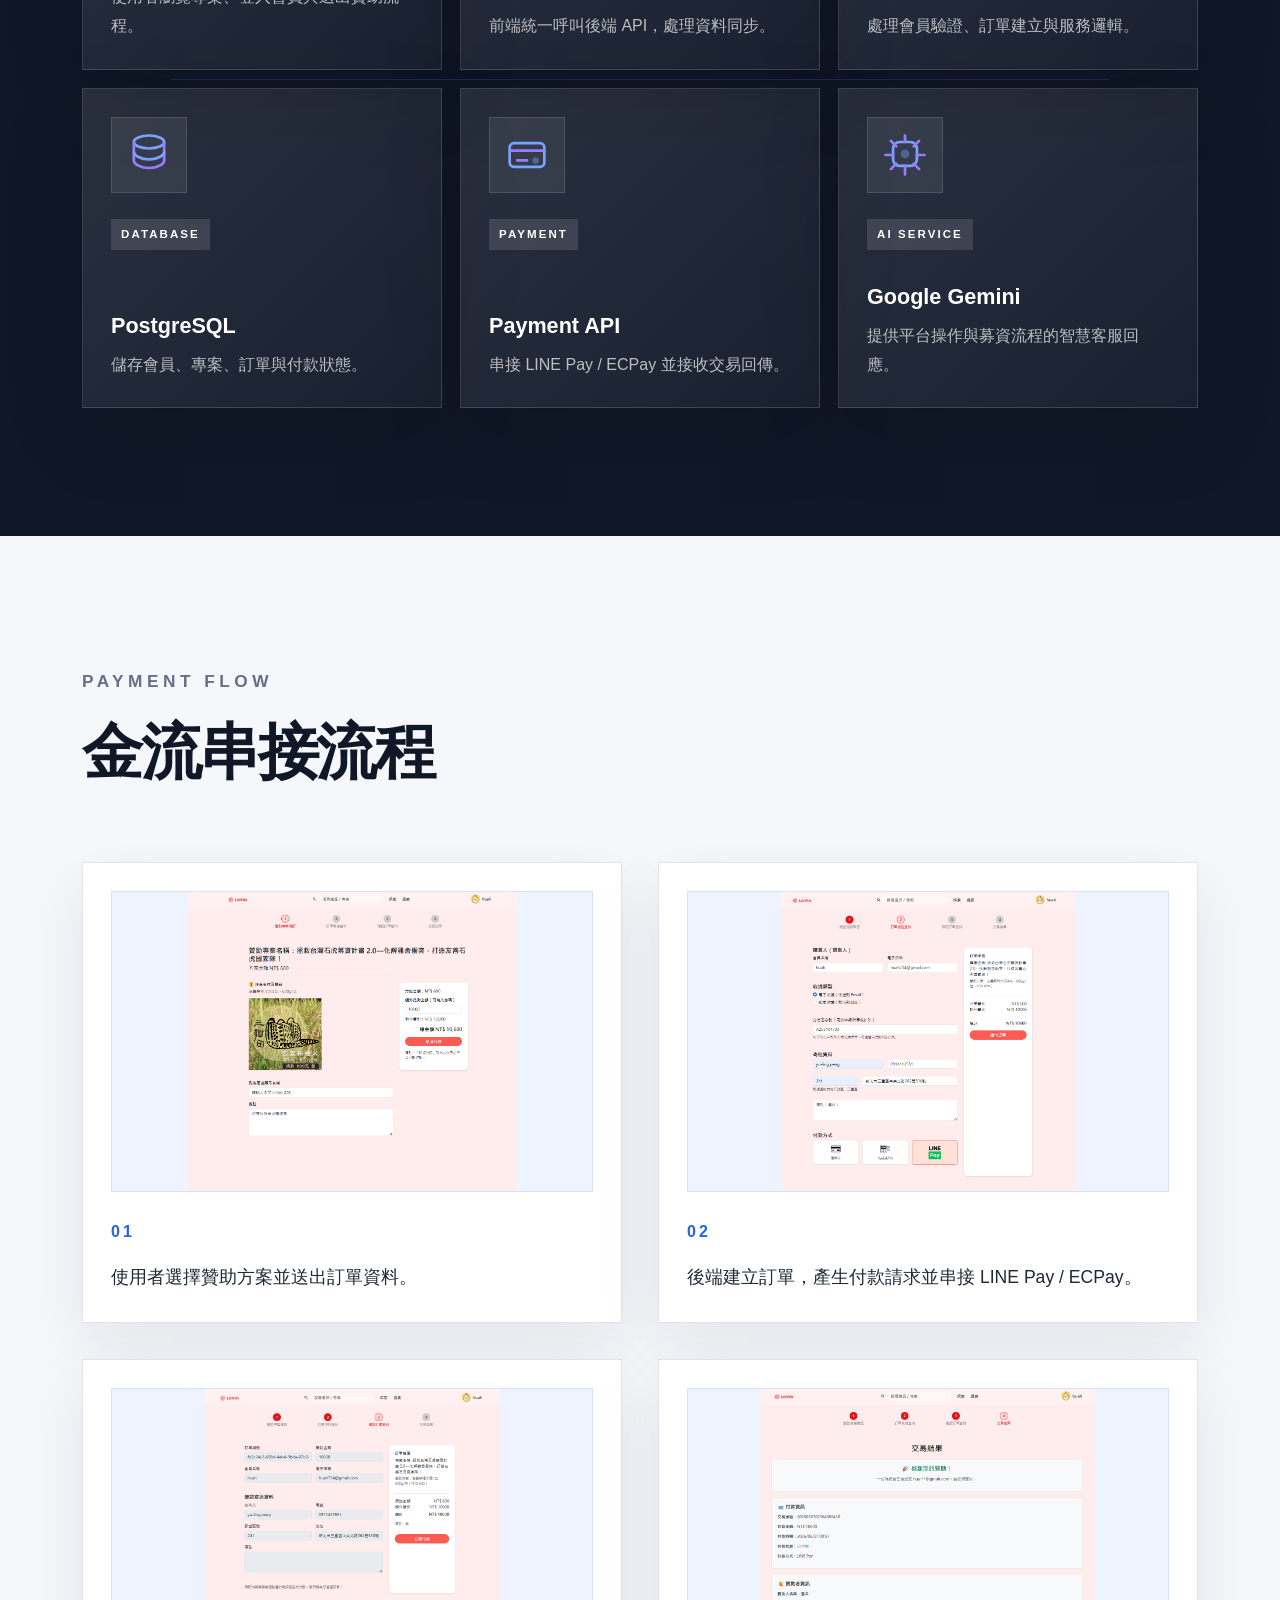
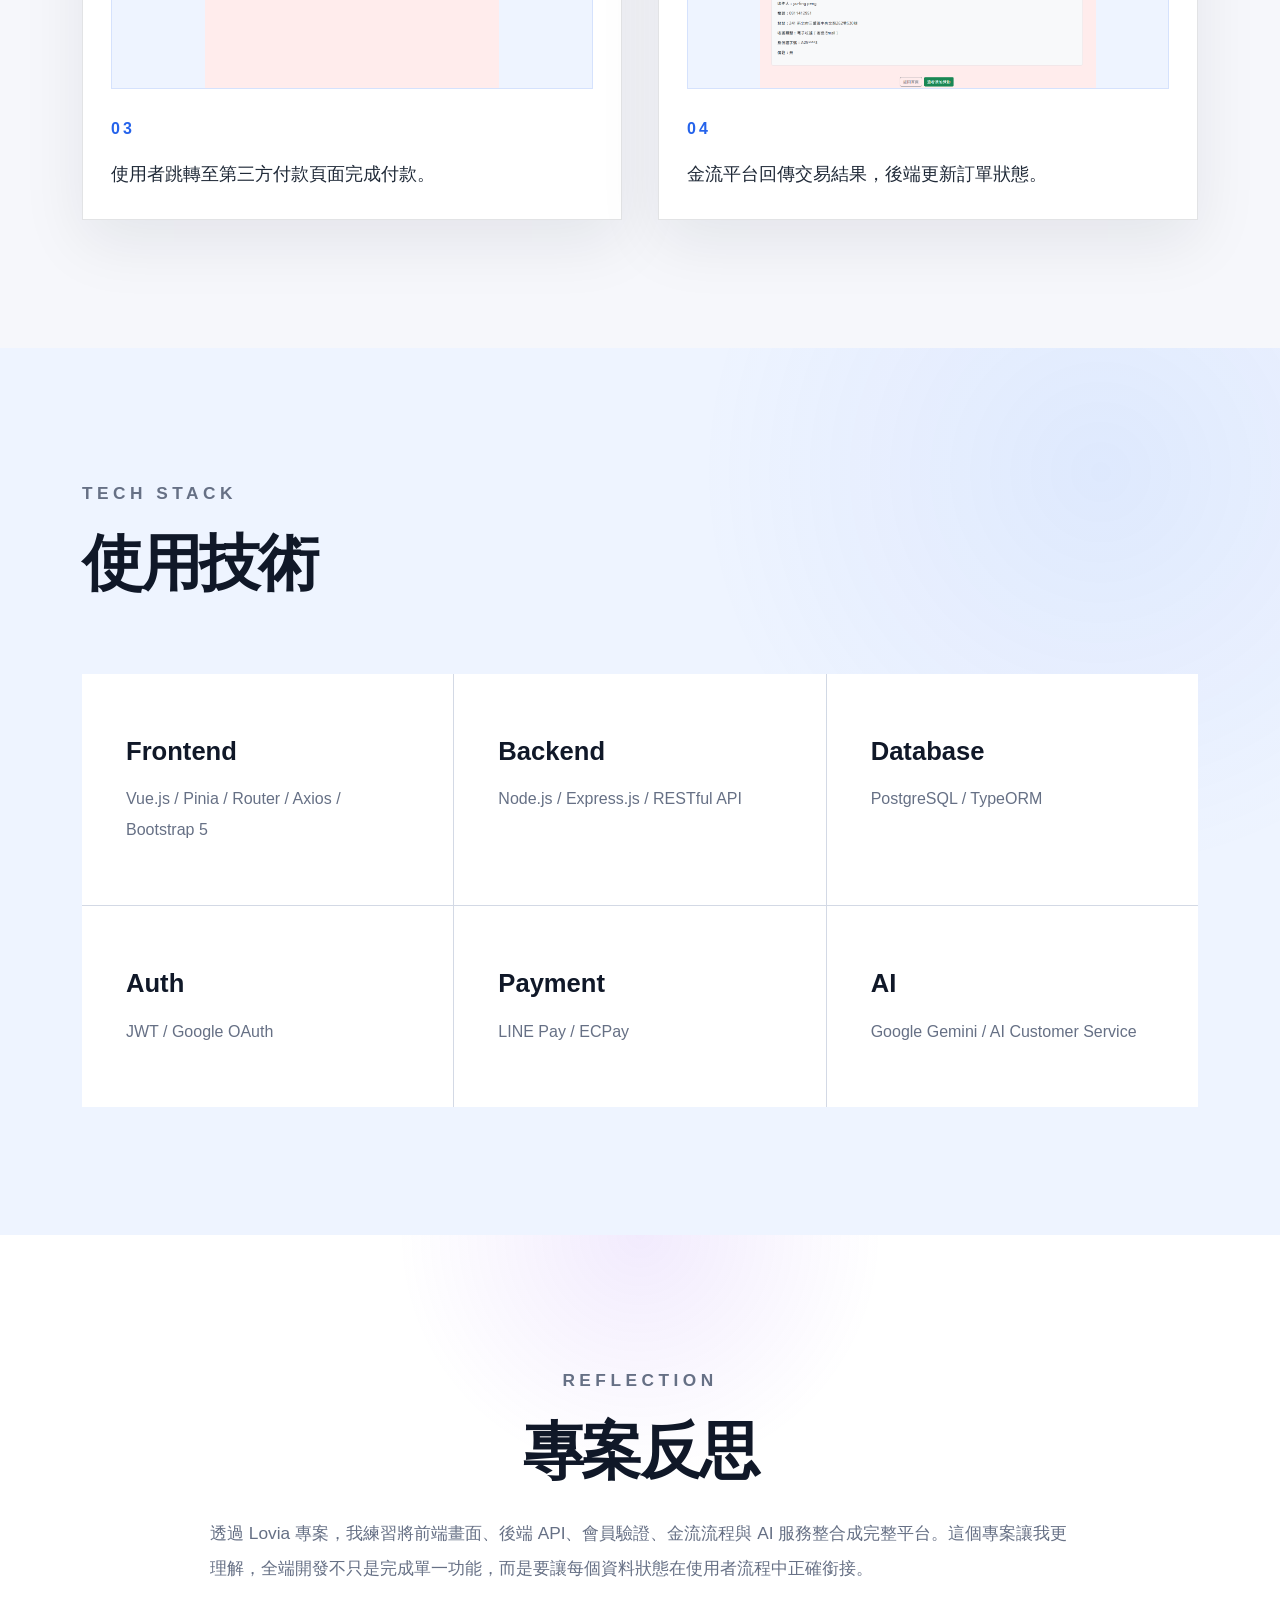
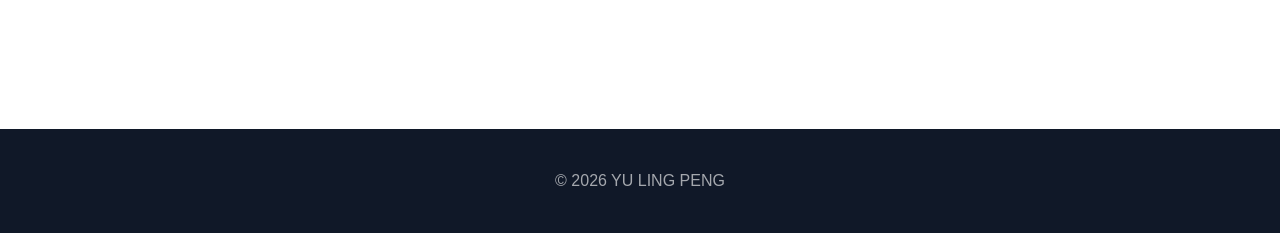
<file: projects/lovia.html>
<!doctype html>
<html lang="zh-Hant">
  <head>
    <meta charset="UTF-8" />
    <meta name="viewport" content="width=device-width, initial-scale=1.0" />
    <title>Lovia | Yu Ling Peng</title>

    <link
      href="https://cdn.jsdelivr.net/npm/bootstrap@5.3.7/dist/css/bootstrap.min.css"
      rel="stylesheet"
    />

    <link rel="stylesheet" href="../css/style.css" />
    <link rel="stylesheet" href="../css/project.css" />
    <link rel="stylesheet" href="../css/lovia.css" />
  </head>

  <body class="lovia-page">
    <div id="site-nav"></div>

    <!-- HERO -->
    <section class="lovia-hero">
      <div class="container">
        <div class="lovia-hero-grid">
          <div>
            <p class="lovia-label">FULL-STACK PLATFORM CASE STUDY</p>
            <h1>LOVIA</h1>
            <p class="lovia-subtitle">Crowdfunding Platform</p>
            <p class="lovia-text">
              Lovia
              是一個公益募資平台，讓使用者能探索公益專案、選擇贊助方案，並透過安全的付款流程支持不同的公益計畫。平台整合會員系統、第三方金流與
              AI 智慧客服，提供完整且流暢的使用體驗。
            </p>

            <div class="lovia-links">
              <a
                href="https://lovia-frontend.vercel.app/"
                target="_blank"
                rel="noreferrer"
              >
                Frontend Demo
              </a>
              <a
                href="https://github.com/huahhuah/lovia-frontend"
                target="_blank"
                rel="noreferrer"
              >
                Frontend Repo
              </a>
              <a
                href="https://github.com/huahhuah/lovia-backend"
                target="_blank"
                rel="noreferrer"
              >
                Backend Repo
              </a>
            </div>
          </div>

          <figure class="lovia-hero-image">
            <img src="../images/lovia/lovia.png" alt="Lovia 平台主畫面" />
          </figure>
        </div>
      </div>
    </section>

    <!-- OVERVIEW -->
    <section class="lovia-section">
      <div class="container">
        <div class="lovia-overview-grid">
          <div class="lovia-overview-copy">
            <p class="lovia-label">PROJECT OVERVIEW</p>
            <h2>從專案探索到完成贊助的募資平台</h2>
            <p class="lovia-text">
              Lovia
              讓使用者可以瀏覽募資專案、選擇贊助方案、建立訂單並完成付款。平台同時提供會員登入、第三方登入、AI
              客服與後台資料管理，形成完整的募資服務流程。
            </p>
          </div>

          <div class="lovia-overview-side">
            <div class="lovia-info-grid">
              <div>
                <span>Role</span>
                <p>前後端整合開發</p>
              </div>
              <div>
                <span>Type</span>
                <p>團隊專題 / Full-stack Platform</p>
              </div>
              <div>
                <span>Frontend</span>
                <p>Vue / Bootstrap / Axios</p>
              </div>
              <div>
                <span>Backend</span>
                <p>Node.js / Express / PostgreSQL</p>
              </div>
            </div>

            <div class="lovia-overview-visual" aria-hidden="true">
              <span>Explore</span>
              <span>Plan</span>
              <span>Payment</span>
              <span>Success</span>
            </div>
          </div>
        </div>
      </div>
    </section>

    <!-- PROBLEM SOLUTION -->
    <section class="lovia-section lovia-dark lovia-problem-solution">
      <div class="container">
        <div class="lovia-two-column">
          <div class="lovia-problem-card">
            <p class="lovia-label">PROBLEM</p>
            <h2>募資流程需要清楚、連續且安全</h2>
            <p>
              募資平台不只是展示專案，還需要處理會員狀態、贊助方案、訂單建立、付款結果與交易回傳。只要其中一段資料不同步，就會影響使用者信任與付款流程。
            </p>
          </div>

          <div class="lovia-problem-card">
            <p class="lovia-label">SOLUTION</p>
            <h2>建立完整的前後端資料串接</h2>
            <p>
              我負責整合會員驗證、API 串接、訂單資料、LINE Pay / ECPay 金流與 AI
              客服，讓使用者能從瀏覽專案到完成付款，順利走完整個募資流程。
            </p>
          </div>
        </div>
      </div>
    </section>

    <!-- SCREEN SHOWCASE -->
    <section class="lovia-section">
      <div class="container">
        <div class="lovia-section-head">
          <p class="lovia-label">PRODUCT SCREENS</p>
          <h2>平台畫面展示</h2>
          <p>
            透過多個頁面呈現平台功能，包含首頁、專案瀏覽、專案詳情、贊助流程與會員相關頁面。
          </p>
        </div>

        <div
          id="loviaCarousel"
          class="carousel slide lovia-carousel"
          data-bs-ride="carousel"
        >
          <div class="carousel-inner">
            <div class="carousel-item active">
              <img
                src="../images/lovia/lovia-1.png"
                class="lovia-carousel-image"
                alt="Lovia 平台畫面 1"
              />
            </div>
            <div class="carousel-item">
              <img
                src="../images/lovia/lovia-2.png"
                class="lovia-carousel-image"
                alt="Lovia 平台畫面 2"
              />
            </div>
            <div class="carousel-item">
              <img
                src="../images/lovia/lovia-3.png"
                class="lovia-carousel-image"
                alt="Lovia 平台畫面 3"
              />
            </div>
            <div class="carousel-item">
              <img
                src="../images/lovia/lovia-4.png"
                class="lovia-carousel-image"
                alt="Lovia 平台畫面 4"
              />
            </div>
            <div class="carousel-item">
              <img
                src="../images/lovia/lovia-5.png"
                class="lovia-carousel-image"
                alt="Lovia 平台畫面 5"
              />
            </div>
          </div>

          <button
            class="carousel-control-prev"
            type="button"
            data-bs-target="#loviaCarousel"
            data-bs-slide="prev"
          >
            <span class="carousel-control-prev-icon"></span>
          </button>

          <button
            class="carousel-control-next"
            type="button"
            data-bs-target="#loviaCarousel"
            data-bs-slide="next"
          >
            <span class="carousel-control-next-icon"></span>
          </button>
        </div>
      </div>
    </section>

    <!-- USER FLOW -->
    <section class="lovia-section lovia-muted">
      <div class="container">
        <div class="lovia-section-head">
          <p class="lovia-label">USER FLOW</p>
          <h2>從探索專案到完成付款</h2>
        </div>

        <div class="lovia-flow">
          <div>
            <span>01</span>
            <h3>Explore</h3>
            <p>瀏覽公益專案</p>
          </div>
          <div>
            <span>02</span>
            <h3>Project Detail</h3>
            <p>查看專案內容與進度</p>
          </div>
          <div>
            <span>03</span>
            <h3>Select Plan</h3>
            <p>選擇贊助方案</p>
          </div>
          <div>
            <span>04</span>
            <h3>Login / Register</h3>
            <p>登入或建立會員</p>
          </div>
          <div>
            <span>05</span>
            <h3>Create Order</h3>
            <p>建立贊助訂單</p>
          </div>
          <div class="is-highlight">
            <span>06</span>
            <h3>Payment</h3>
            <p>完成第三方付款</p>
          </div>
          <div class="is-highlight">
            <span>07</span>
            <h3>Success</h3>
            <p>更新訂單狀態</p>
          </div>
        </div>
      </div>
    </section>

    <!-- FEATURES -->
    <section class="lovia-section">
      <div class="container">
        <div class="lovia-section-head">
          <p class="lovia-label">KEY FEATURES</p>
          <h2>核心功能模組</h2>
        </div>

        <div class="lovia-feature-grid">
          <div>
            <span>AUTH</span>
            <h3>會員系統</h3>
            <p>支援註冊、登入、JWT 驗證與會員資料管理。</p>
          </div>

          <div>
            <span>OAUTH</span>
            <h3>Google 第三方登入</h3>
            <p>整合 Google OAuth，降低註冊門檻並提升登入便利性。</p>
          </div>

          <div>
            <span>PROJECT</span>
            <h3>募資專案瀏覽</h3>
            <p>使用者可查看專案介紹、目標金額、贊助方案與進度。</p>
          </div>

          <div>
            <span>ORDER</span>
            <h3>訂單建立</h3>
            <p>串接方案選擇、訂單資料與付款狀態，建立完整贊助流程。</p>
          </div>

          <div>
            <span>PAYMENT</span>
            <h3>LINE Pay / ECPay</h3>
            <p>處理付款請求、交易回傳、付款狀態更新與訂單結果。</p>
          </div>

          <div>
            <span>AI SERVICE</span>
            <h3>AI 智慧客服</h3>
            <p>結合 Google Gemini，提供平台操作與募資流程問答。</p>
          </div>
        </div>
      </div>
    </section>

    <!-- ARCHITECTURE -->
    <section class="lovia-section lovia-dark">
      <div class="container">
        <div class="lovia-section-head">
          <p class="lovia-label">SYSTEM ARCHITECTURE</p>
          <h2>系統架構與資料串接</h2>
          <p>
            Lovia 採前後端分離架構，前端透過 API
            與後端溝通，後端負責會員驗證、資料處理、訂單建立、金流串接與 AI
            服務整合。
          </p>
        </div>

        <div class="lovia-architecture">
          <div>
            <figure class="lovia-architecture-icon">
              <img src="../images/lovia/icons/client.svg" alt="" aria-hidden="true" />
            </figure>
            <span>Client</span>
            <h3>Vue Frontend</h3>
            <p>使用者瀏覽專案、登入會員與送出贊助流程。</p>
          </div>
          <div>
            <figure class="lovia-architecture-icon">
              <img src="../images/lovia/icons/api.svg" alt="" aria-hidden="true" />
            </figure>
            <span>Request</span>
            <h3>Axios API</h3>
            <p>前端統一呼叫後端 API，處理資料同步。</p>
          </div>
          <div>
            <figure class="lovia-architecture-icon">
              <img src="../images/lovia/icons/server.svg" alt="" aria-hidden="true" />
            </figure>
            <span>Server</span>
            <h3>Node.js / Express</h3>
            <p>處理會員驗證、訂單建立與服務邏輯。</p>
          </div>
          <div>
            <figure class="lovia-architecture-icon">
              <img src="../images/lovia/icons/database.svg" alt="" aria-hidden="true" />
            </figure>
            <span>Database</span>
            <h3>PostgreSQL</h3>
            <p>儲存會員、專案、訂單與付款狀態。</p>
          </div>
          <div>
            <figure class="lovia-architecture-icon">
              <img src="../images/lovia/icons/payment.svg" alt="" aria-hidden="true" />
            </figure>
            <span>Payment</span>
            <h3>Payment API</h3>
            <p>串接 LINE Pay / ECPay 並接收交易回傳。</p>
          </div>
          <div>
            <figure class="lovia-architecture-icon">
              <img src="../images/lovia/icons/ai.svg" alt="" aria-hidden="true" />
            </figure>
            <span>AI Service</span>
            <h3>Google Gemini</h3>
            <p>提供平台操作與募資流程的智慧客服回應。</p>
          </div>
        </div>
      </div>
    </section>

    <!-- PAYMENT FLOW -->
    <section class="lovia-section">
      <div class="container">
        <div class="lovia-section-head">
          <p class="lovia-label">PAYMENT FLOW</p>
          <h2>金流串接流程</h2>
        </div>

        <div class="lovia-process-list">
          <div>
            <figure>
              <img src="../images/lovia/贊助01.png" alt="選擇贊助方案畫面" />
            </figure>
            <span>01</span>
            <p>使用者選擇贊助方案並送出訂單資料。</p>
          </div>
          <div>
            <figure>
              <img src="../images/lovia/贊助02.png" alt="建立付款訂單畫面" />
            </figure>
            <span>02</span>
            <p>後端建立訂單，產生付款請求並串接 LINE Pay / ECPay。</p>
          </div>
          <div>
            <figure>
              <img src="../images/lovia/贊助03.png" alt="第三方付款流程畫面" />
            </figure>
            <span>03</span>
            <p>使用者跳轉至第三方付款頁面完成付款。</p>
          </div>
          <div>
            <figure>
              <img src="../images/lovia/贊助04.png" alt="付款成功與訂單更新畫面" />
            </figure>
            <span>04</span>
            <p>金流平台回傳交易結果，後端更新訂單狀態。</p>
          </div>
        </div>
      </div>
    </section>

    <!-- TECH STACK -->
    <section class="lovia-section lovia-muted">
      <div class="container">
        <div class="lovia-section-head">
          <p class="lovia-label">TECH STACK</p>
          <h2>使用技術</h2>
        </div>

        <div class="lovia-tech-grid">
          <div>
            <h3>Frontend</h3>
            <p>Vue.js / Pinia / Router / Axios / Bootstrap 5</p>
          </div>

          <div>
            <h3>Backend</h3>
            <p>Node.js / Express.js / RESTful API</p>
          </div>

          <div>
            <h3>Database</h3>
            <p>PostgreSQL / TypeORM</p>
          </div>

          <div>
            <h3>Auth</h3>
            <p>JWT / Google OAuth</p>
          </div>

          <div>
            <h3>Payment</h3>
            <p>LINE Pay / ECPay</p>
          </div>

          <div>
            <h3>AI</h3>
            <p>Google Gemini / AI Customer Service</p>
          </div>
        </div>
      </div>
    </section>

    <!-- REFLECTION -->
    <section class="lovia-section lovia-reflection">
      <div class="container">
        <div class="lovia-reflection-box">
          <p class="lovia-label">REFLECTION</p>
          <h2>專案反思</h2>
          <p>
            透過 Lovia 專案，我練習將前端畫面、後端 API、會員驗證、金流流程與 AI
            服務整合成完整平台。這個專案讓我更理解，全端開發不只是完成單一功能，而是要讓每個資料狀態在使用者流程中正確銜接。
          </p>
        </div>
      </div>
    </section>

    <div id="site-footer"></div>

    <script src="https://cdn.jsdelivr.net/npm/bootstrap@5.3.7/dist/js/bootstrap.bundle.min.js"></script>
    <script src="/js/include.js"></script>
  </body>
</html>
</file>
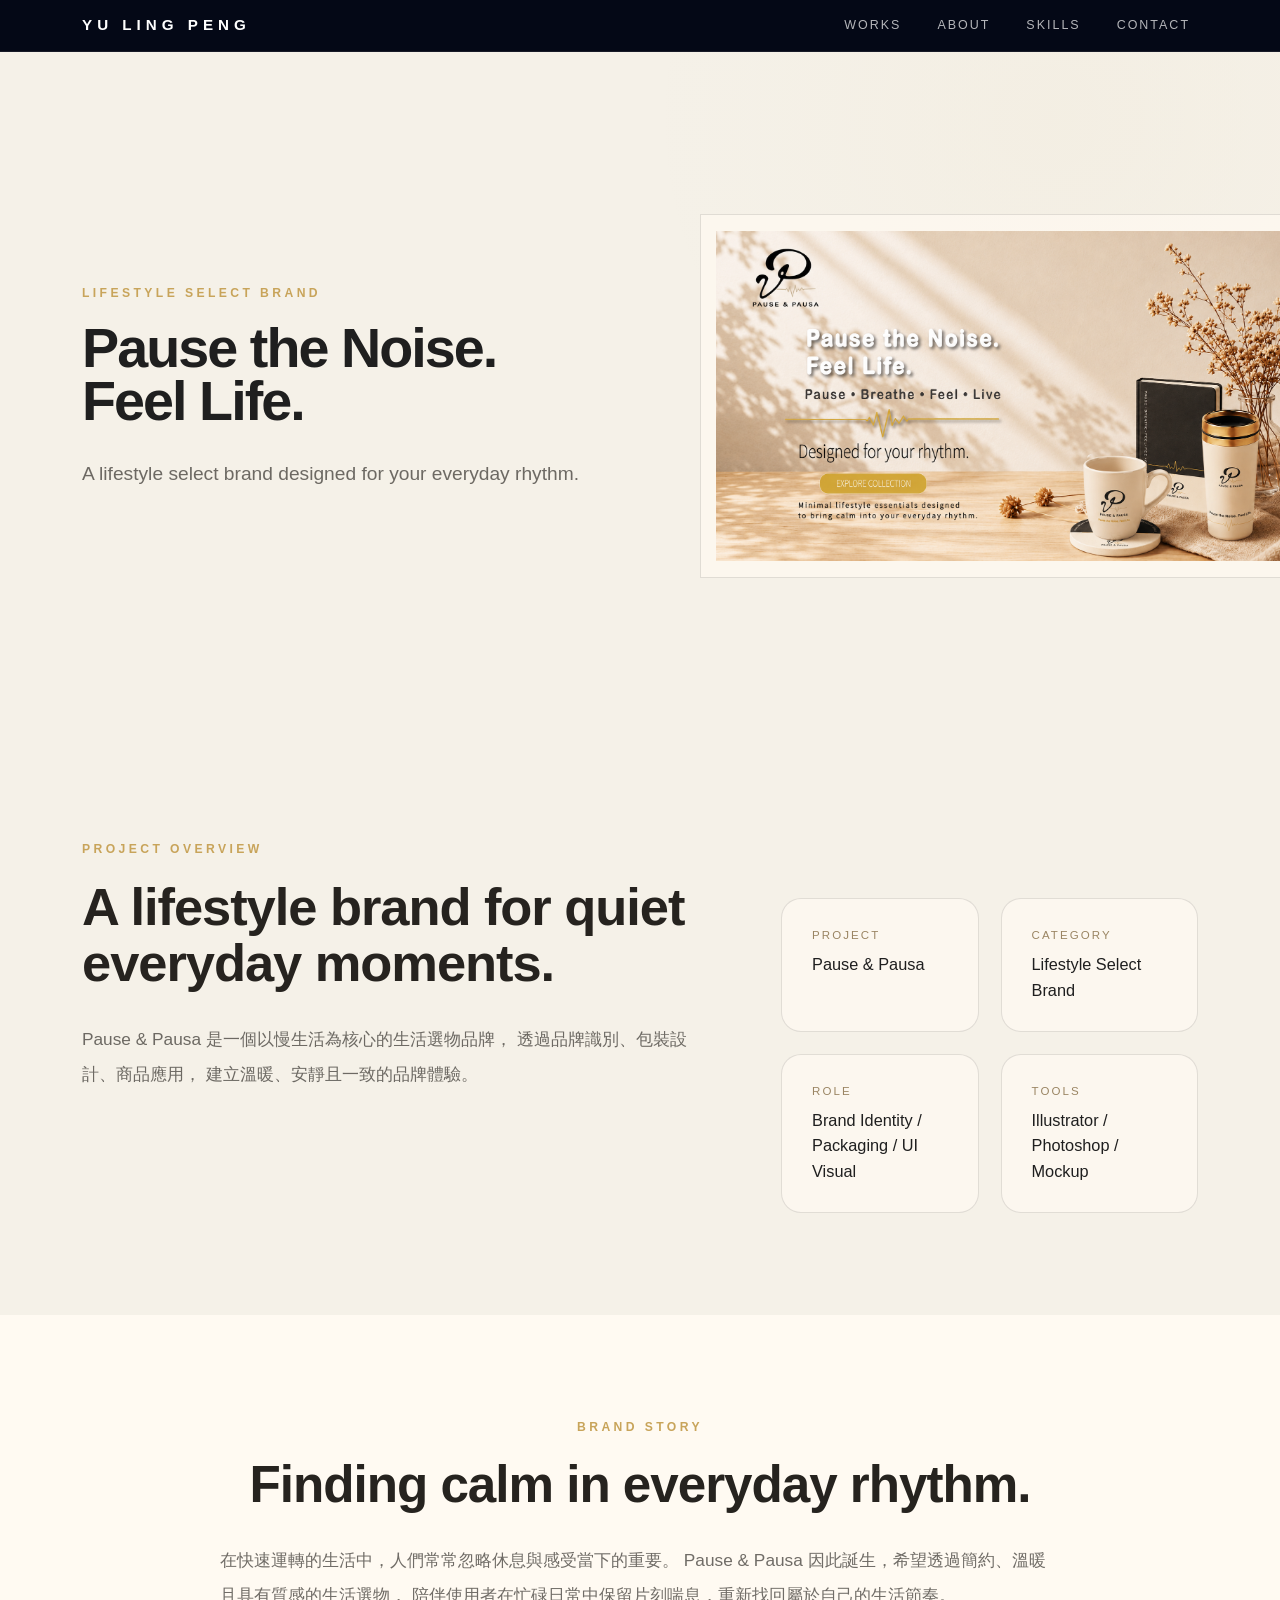
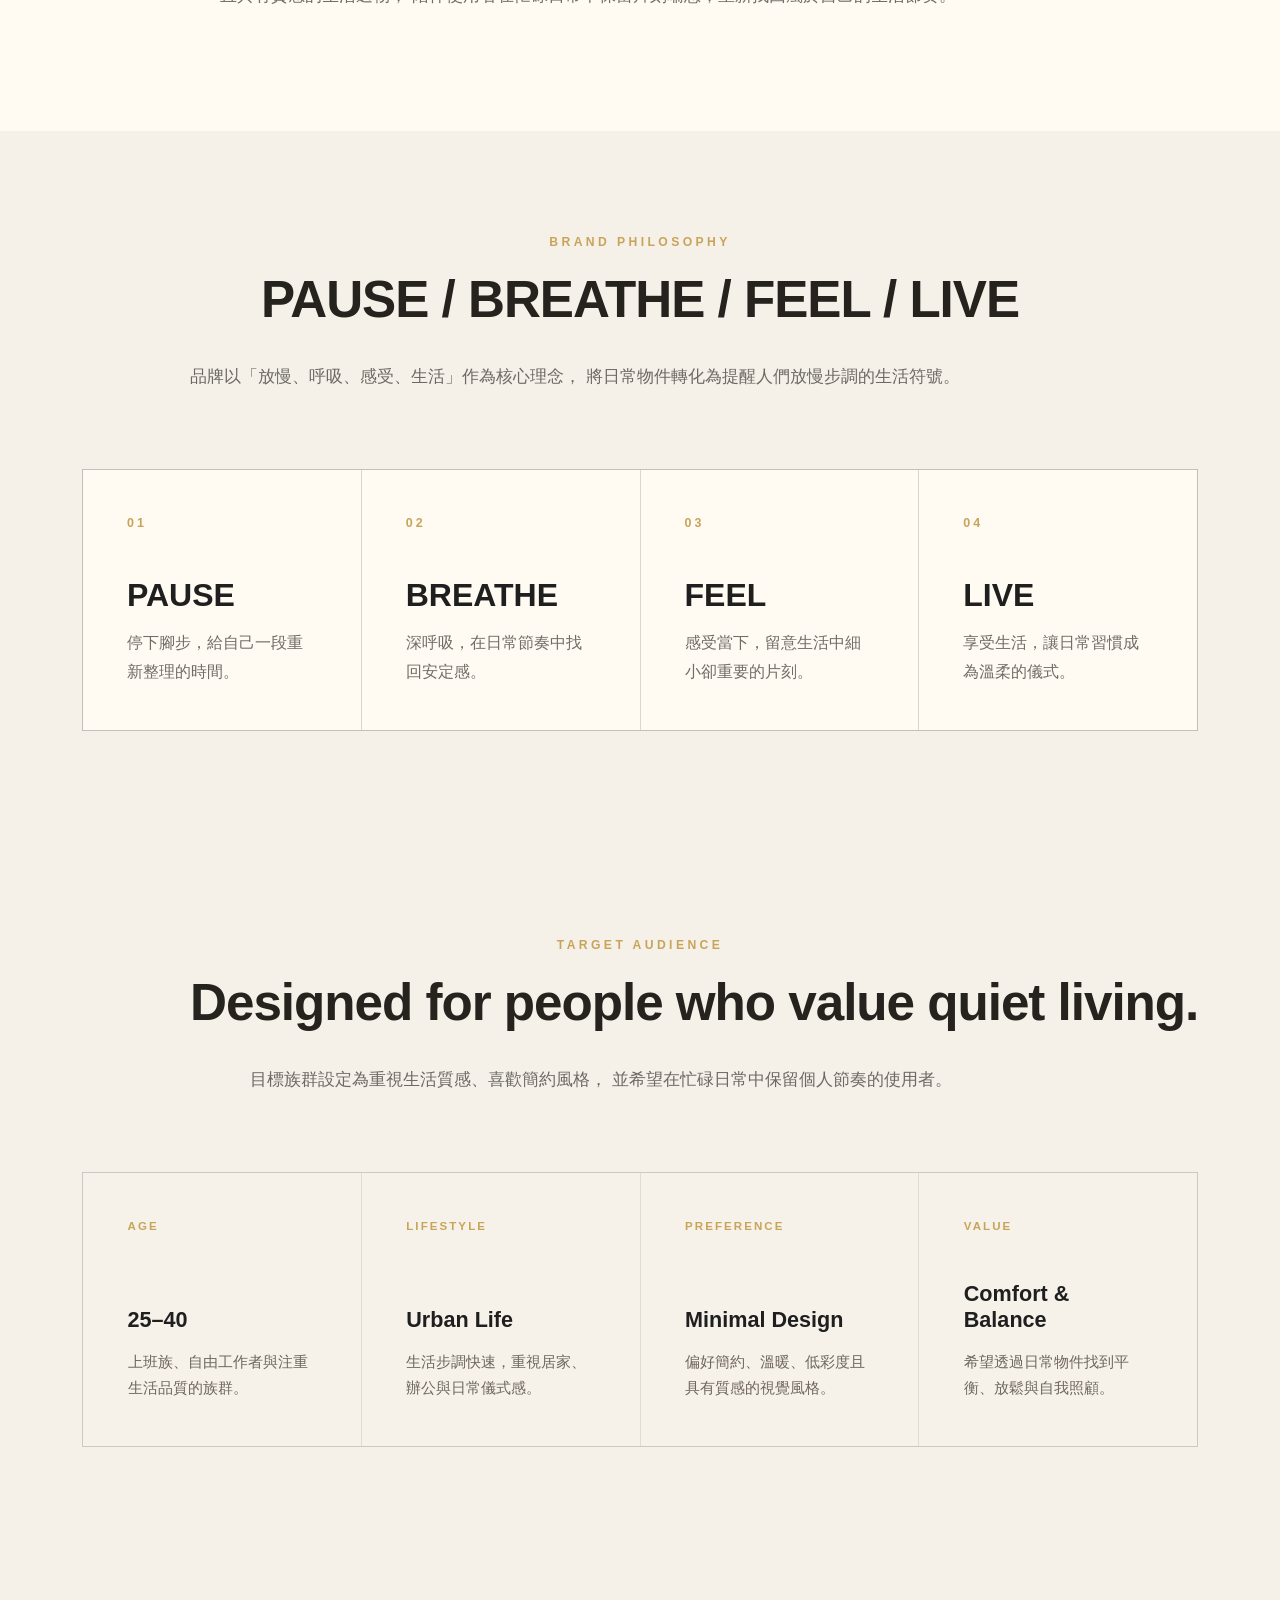
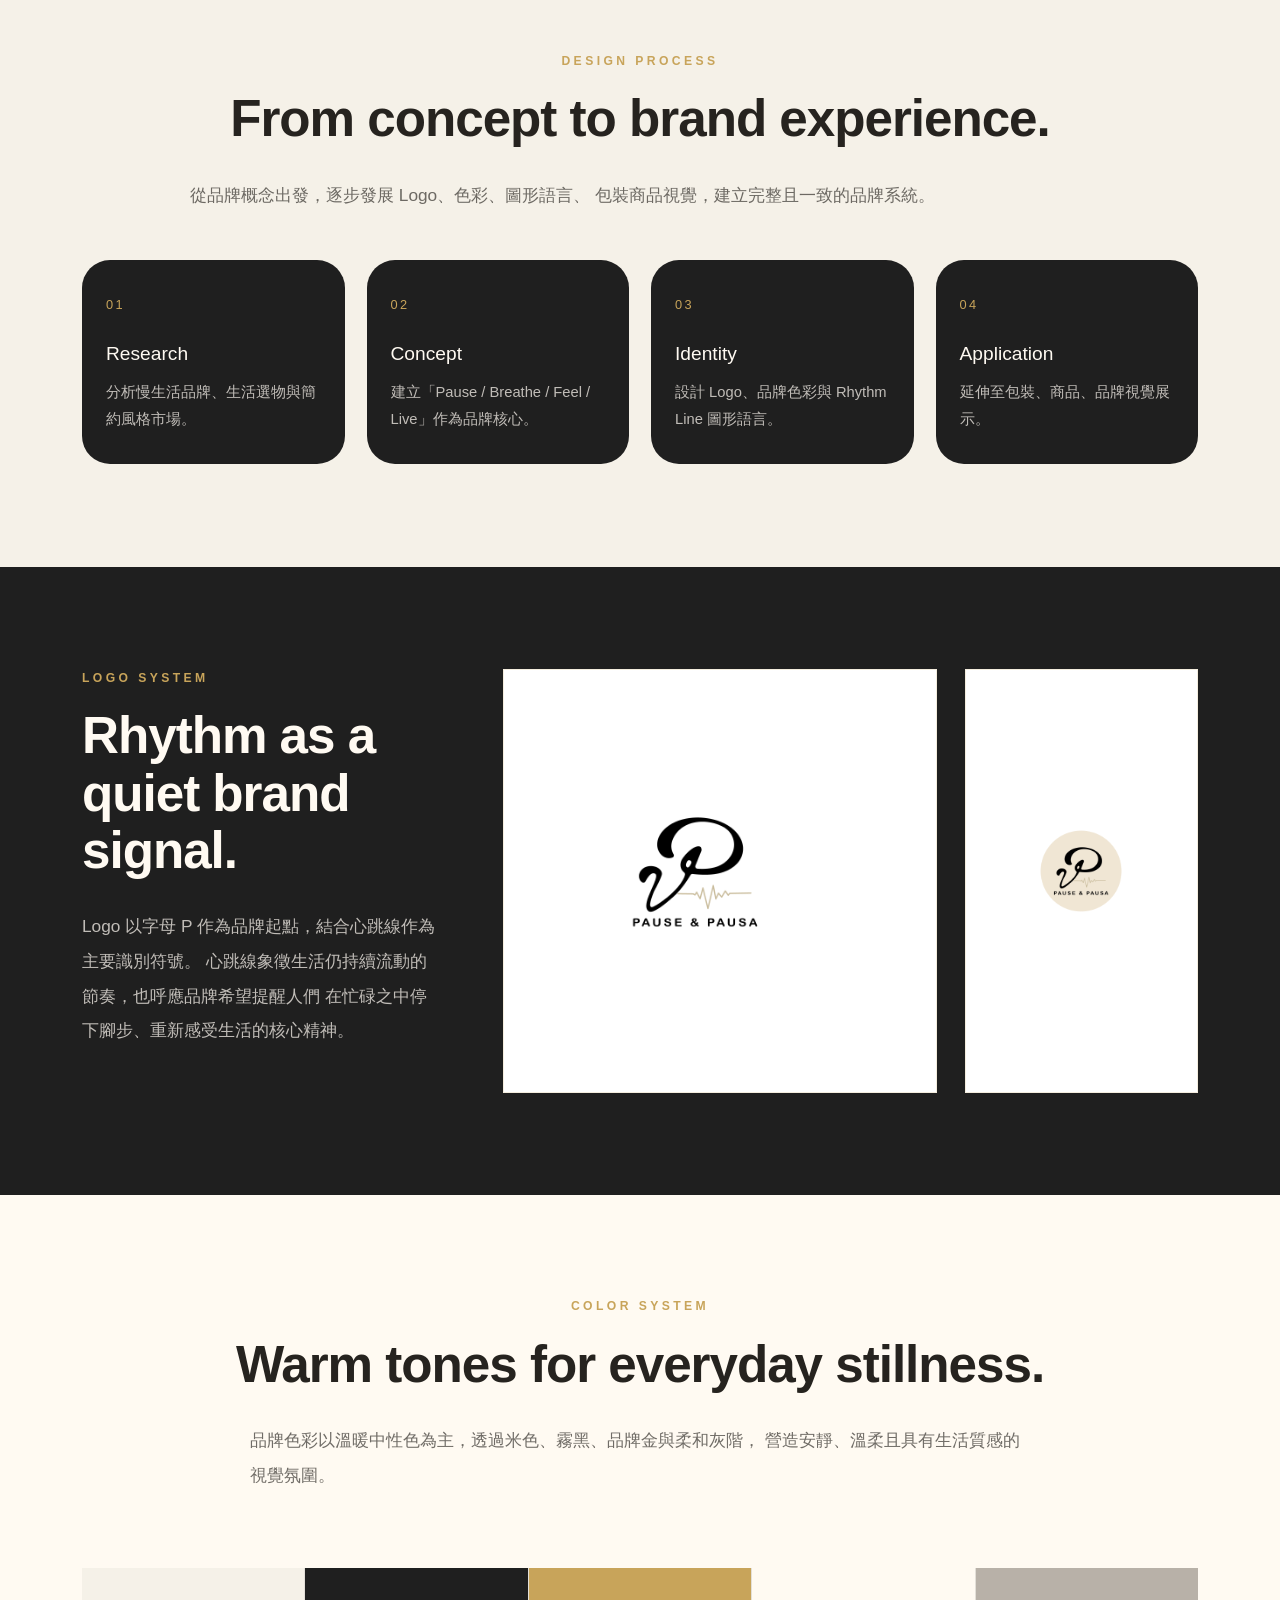
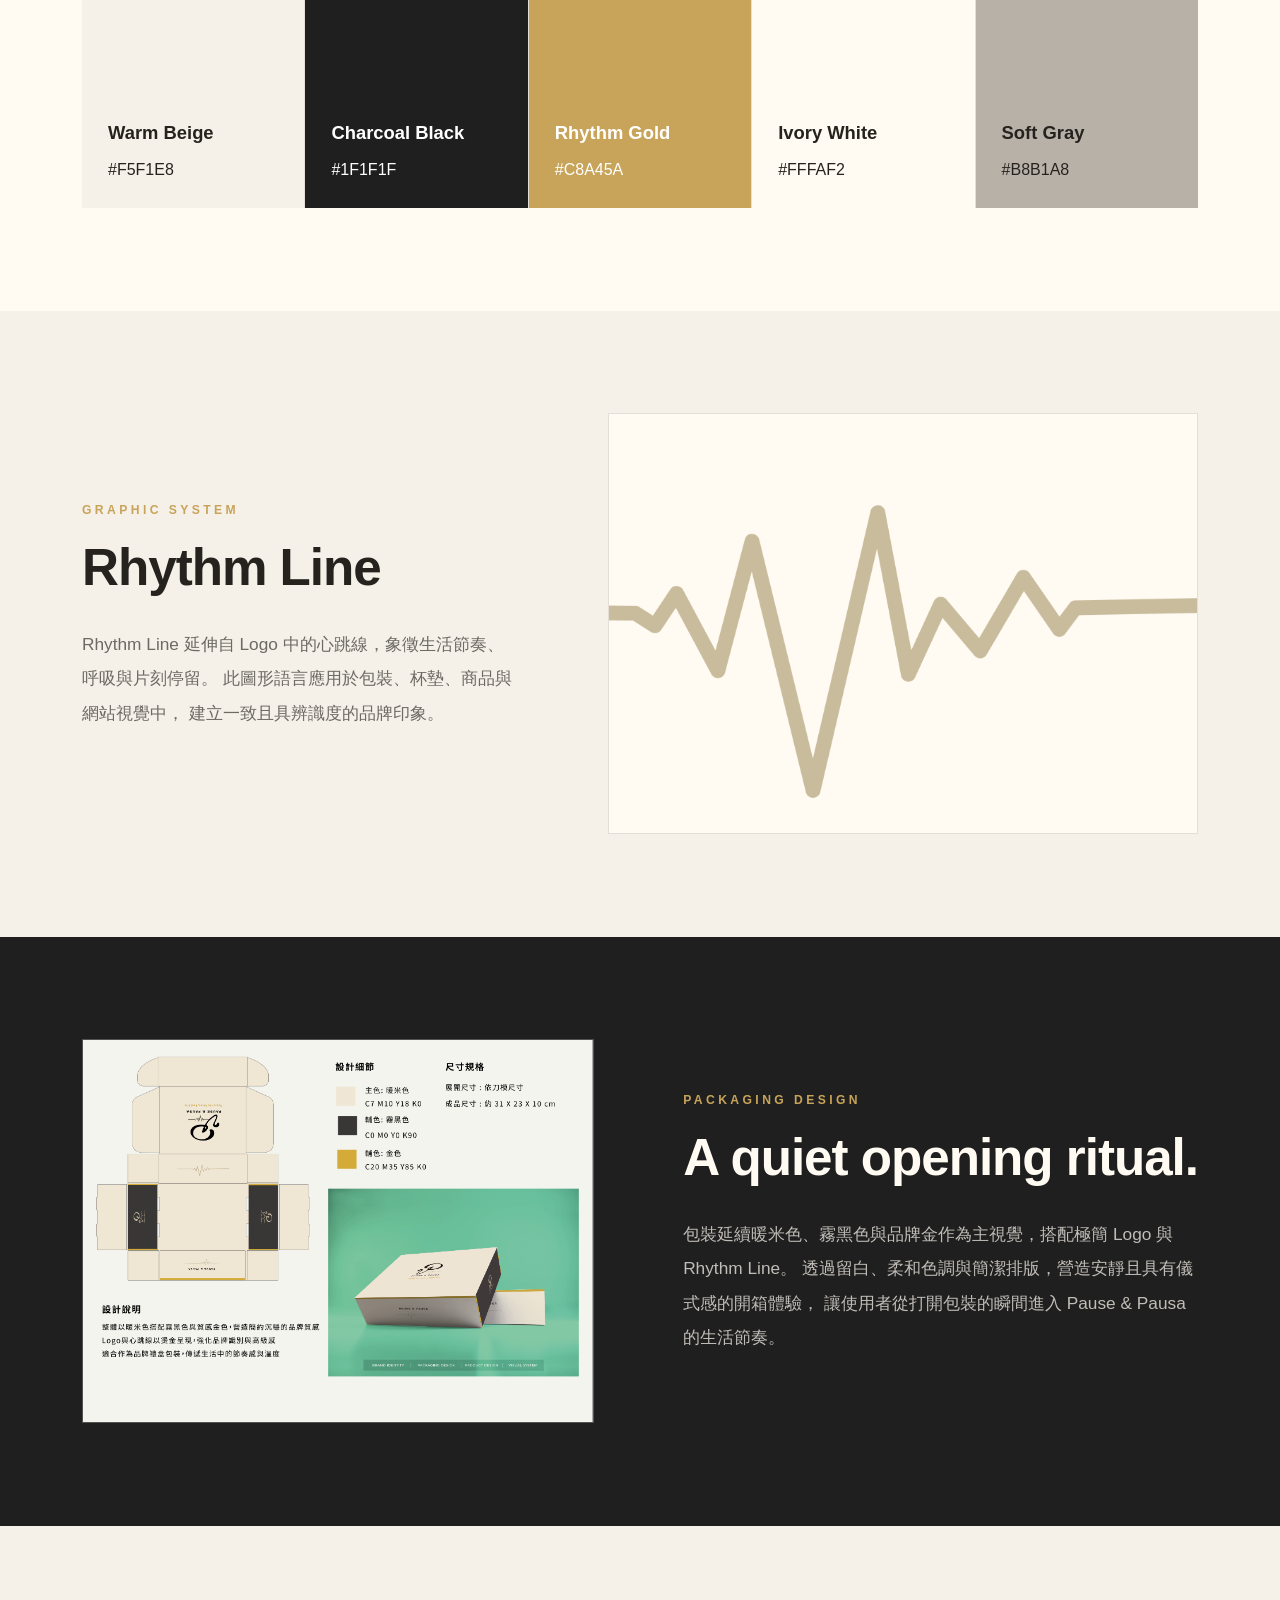
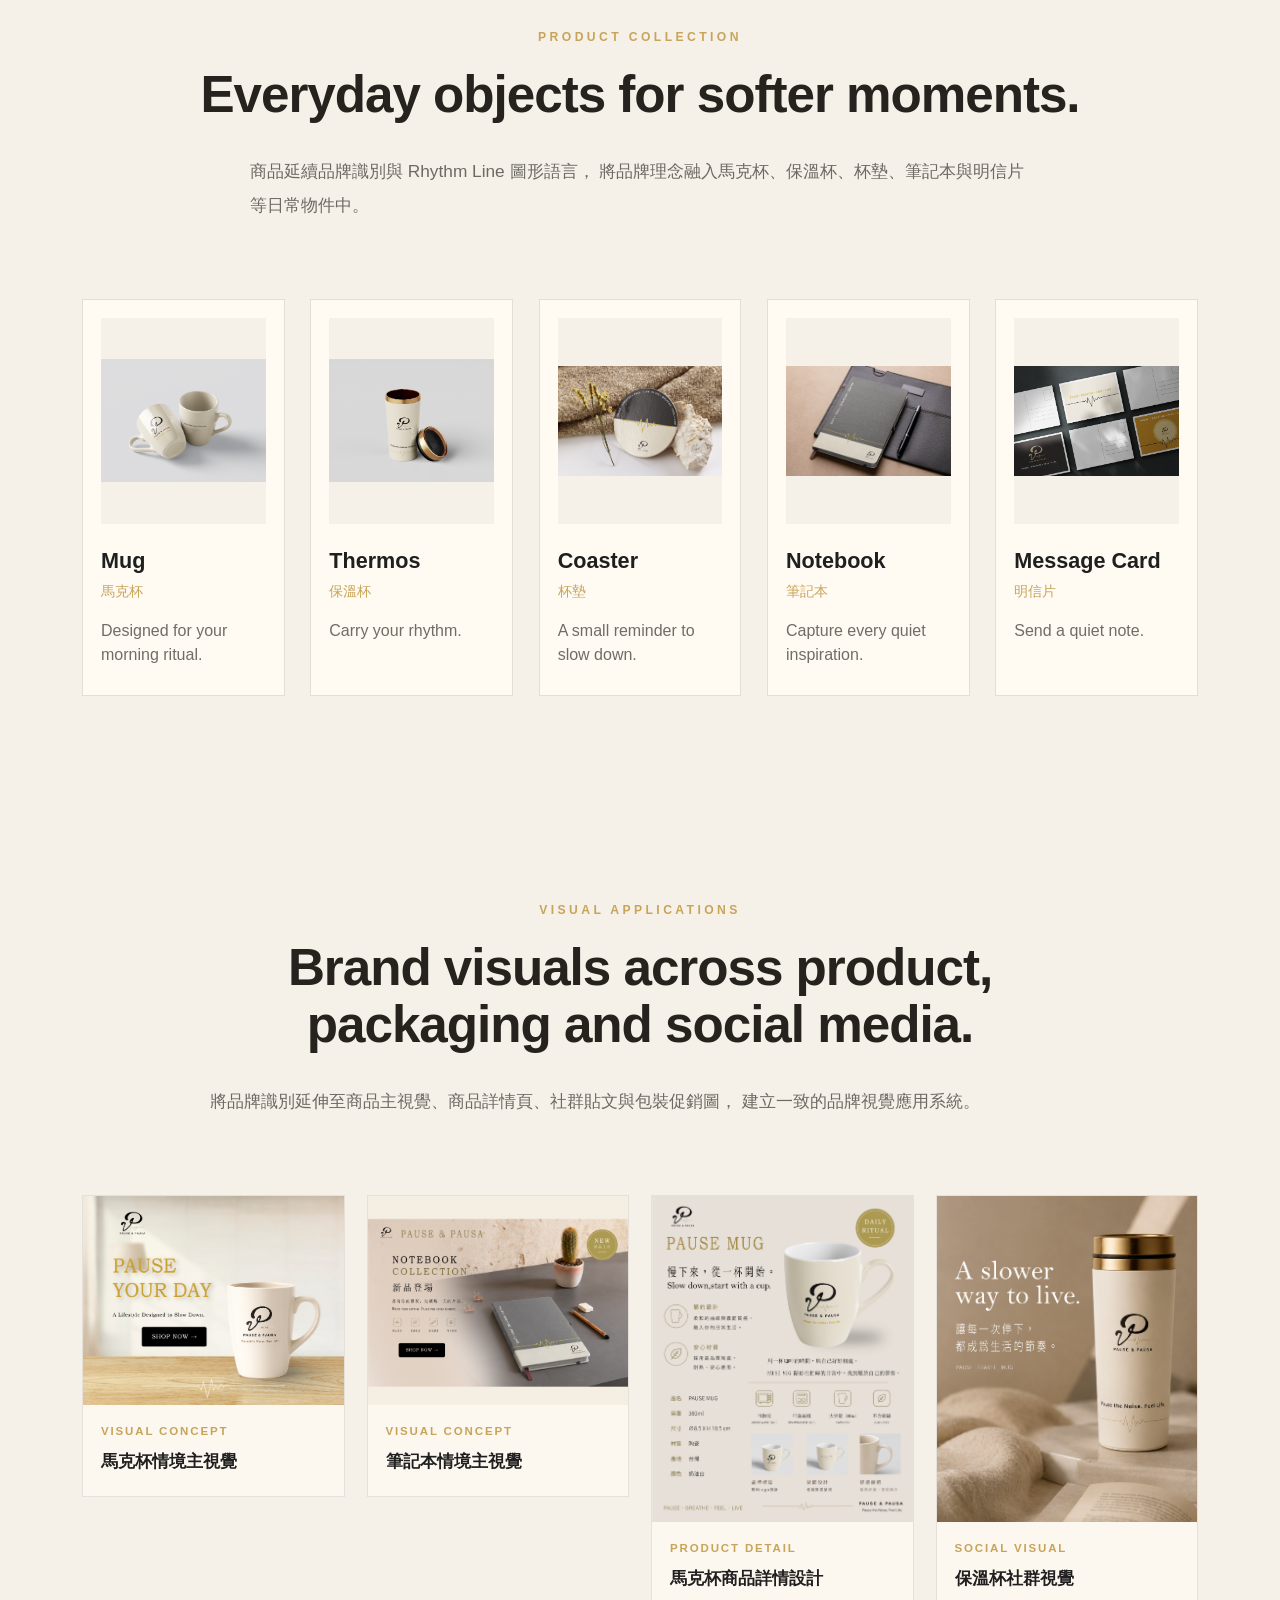
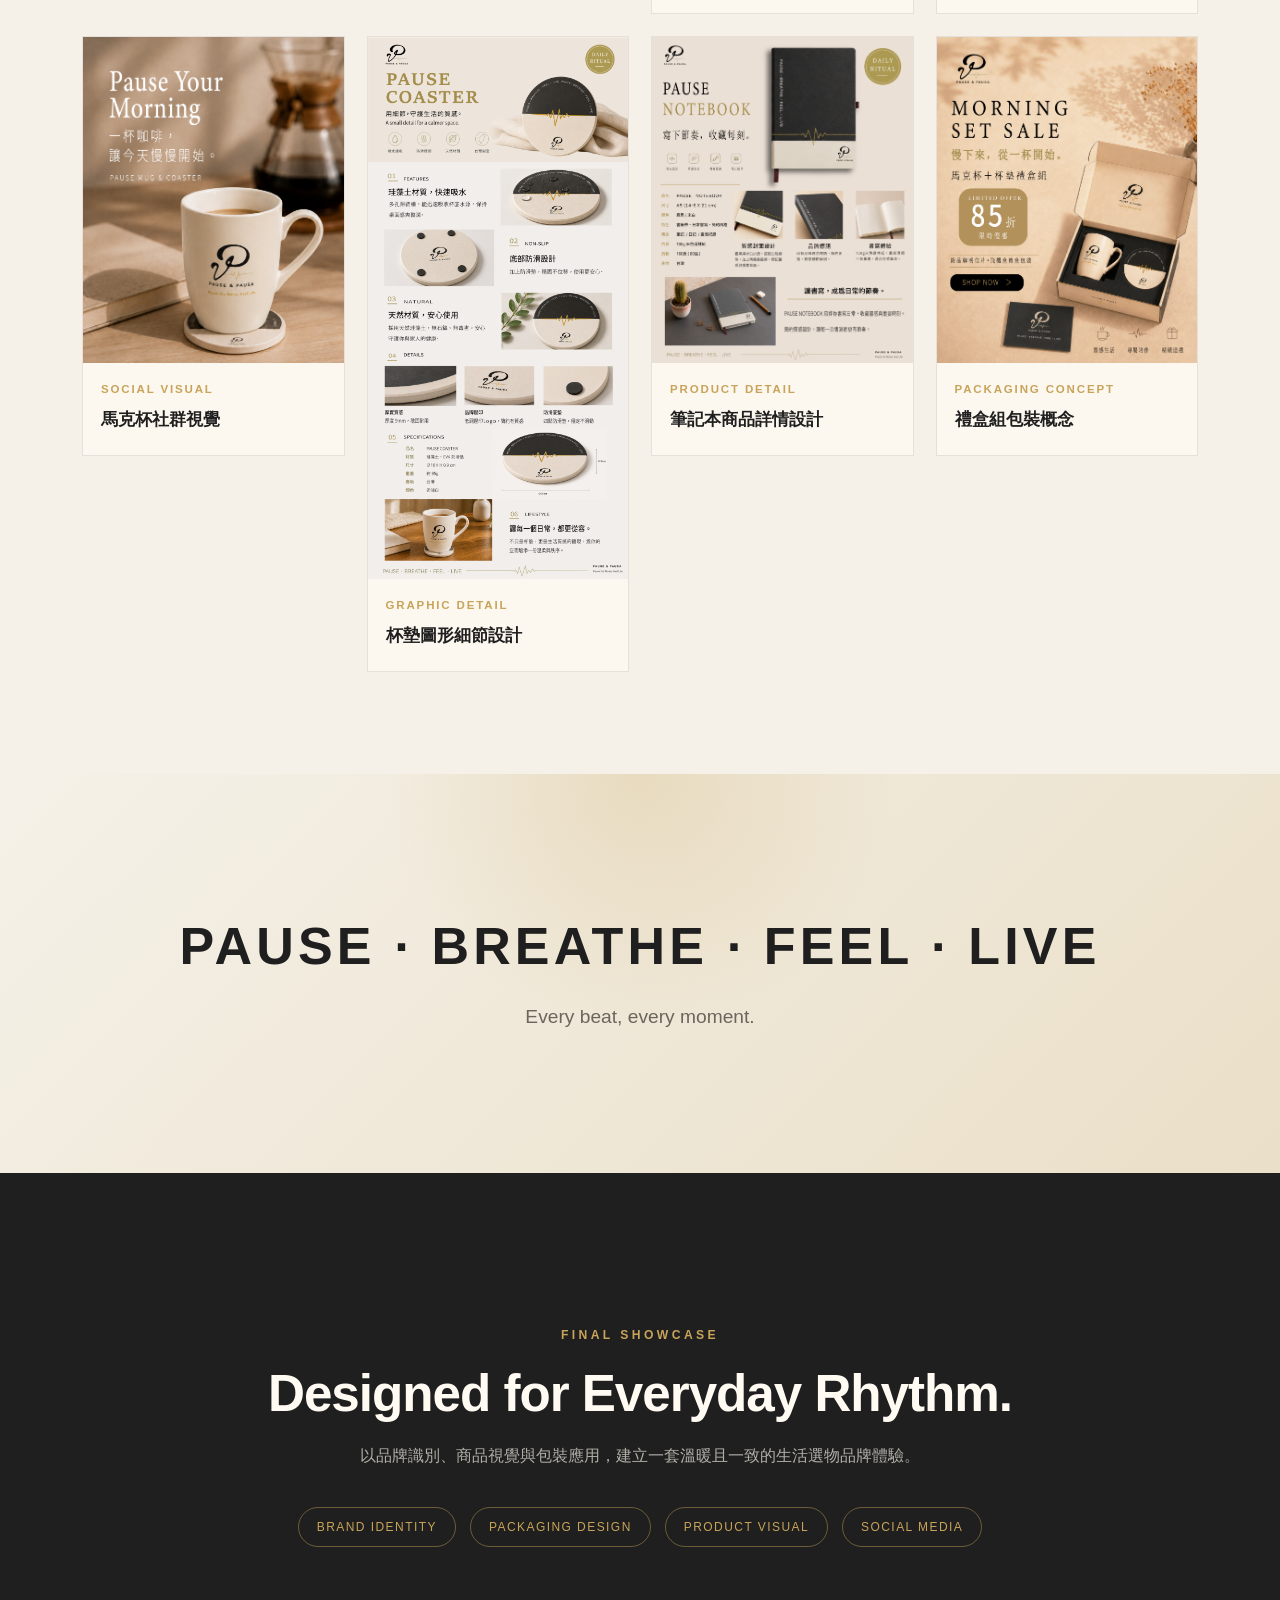
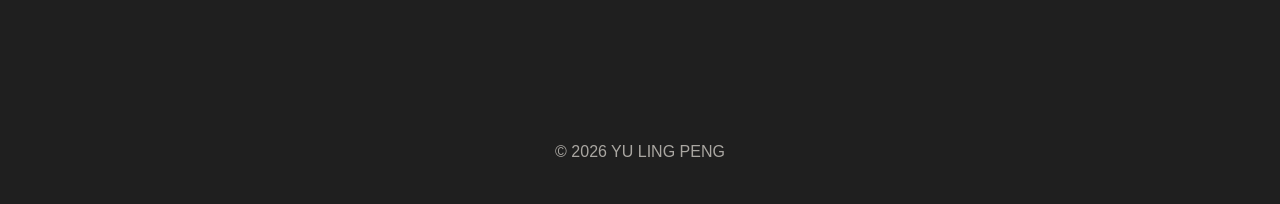
<file: projects/pause-pausa.html>
<!doctype html>
<html lang="zh-Hant">
  <head>
    <meta charset="UTF-8" />
    <meta name="viewport" content="width=device-width, initial-scale=1.0" />
    <title>Pause & Pausa | Yu Ling Peng</title>

    <link
      href="https://cdn.jsdelivr.net/npm/bootstrap@5.3.7/dist/css/bootstrap.min.css"
      rel="stylesheet"
    />

    <link rel="stylesheet" href="../css/style.css" />
    <link rel="stylesheet" href="../css/project.css" />
    <link rel="stylesheet" href="../css/pause-pausa.css" />
  </head>

  <body class="pause-page">
    <div id="site-nav"></div>

    <!-- HERO -->
    <section class="pause-landing">
      <div class="container">
        <div class="pause-landing-grid">
          <div class="pause-landing-copy">
            <p class="pause-label">LIFESTYLE SELECT BRAND</p>
            <h1>
              <span>Pause the Noise.</span><br />
              Feel Life.
            </h1>
            <p>A lifestyle select brand designed for your everyday rhythm.</p>
          </div>

          <figure class="pause-hero-visual">
            <img
              src="../images/pause/p banner.png"
              alt="Pause & Pausa 商品主視覺"
            />
          </figure>
        </div>
      </div>
    </section>

    <!-- PROJECT OVERVIEW -->
    <section class="pause-section pause-overview">
      <div class="container">
        <div class="pause-overview-grid">
          <div class="pause-section-head">
            <p class="pause-label">PROJECT OVERVIEW</p>
            <h2>A lifestyle brand for quiet everyday moments.</h2>
            <p>
              Pause & Pausa 是一個以慢生活為核心的生活選物品牌，
              透過品牌識別、包裝設計、商品應用，
              建立溫暖、安靜且一致的品牌體驗。
            </p>
          </div>

          <div class="pause-overview-list">
            <div>
              <span>PROJECT</span>
              <p>Pause & Pausa</p>
            </div>
            <div>
              <span>CATEGORY</span>
              <p>Lifestyle Select Brand</p>
            </div>
            <div>
              <span>ROLE</span>
              <p>Brand Identity / Packaging / UI Visual</p>
            </div>
            <div>
              <span>TOOLS</span>
              <p>Illustrator / Photoshop / Mockup</p>
            </div>
          </div>
        </div>
      </div>
    </section>

    <!-- BRAND STORY -->
    <section class="pause-section pause-story">
      <div class="container">
        <div class="pause-section-head">
          <p class="pause-label">BRAND STORY</p>
          <h2>Finding calm in everyday rhythm.</h2>
          <p>
            在快速運轉的生活中，人們常常忽略休息與感受當下的重要。 Pause & Pausa
            因此誕生，希望透過簡約、溫暖且具有質感的生活選物，
            陪伴使用者在忙碌日常中保留片刻喘息，重新找回屬於自己的生活節奏。
          </p>
        </div>
      </div>
    </section>

    <!-- PHILOSOPHY -->
    <section class="pause-section pause-philosophy">
      <div class="container">
        <div class="pause-section-head center">
          <p class="pause-label">BRAND PHILOSOPHY</p>
          <h2>PAUSE / BREATHE / FEEL / LIVE</h2>
          <p class="pause-philosophy-summary">
            品牌以「放慢、呼吸、感受、生活」作為核心理念，
            將日常物件轉化為提醒人們放慢步調的生活符號。
          </p>
        </div>

        <div class="pause-philosophy-grid">
          <article class="wide">
            <span>01</span>
            <h3>PAUSE</h3>
            <p>停下腳步，給自己一段重新整理的時間。</p>
          </article>

          <article class="wide">
            <span>02</span>
            <h3>BREATHE</h3>
            <p>深呼吸，在日常節奏中找回安定感。</p>
          </article>

          <article class="portrait">
            <span>03</span>
            <h3>FEEL</h3>
            <p>感受當下，留意生活中細小卻重要的片刻。</p>
          </article>

          <article class="portrait">
            <span>04</span>
            <h3>LIVE</h3>
            <p>享受生活，讓日常習慣成為溫柔的儀式。</p>
          </article>
        </div>
      </div>
    </section>

    <!-- TARGET AUDIENCE -->
    <section class="pause-section pause-audience">
      <div class="container">
        <div class="pause-section-head center">
          <p class="pause-label">TARGET AUDIENCE</p>
          <h2>Designed for people who value quiet living.</h2>
          <p>
            目標族群設定為重視生活質感、喜歡簡約風格，
            並希望在忙碌日常中保留個人節奏的使用者。
          </p>
        </div>

        <div class="pause-audience-grid">
          <article>
            <span>AGE</span>
            <h3>25–40</h3>
            <p>上班族、自由工作者與注重生活品質的族群。</p>
          </article>

          <article>
            <span>LIFESTYLE</span>
            <h3>Urban Life</h3>
            <p>生活步調快速，重視居家、辦公與日常儀式感。</p>
          </article>

          <article>
            <span>PREFERENCE</span>
            <h3>Minimal Design</h3>
            <p>偏好簡約、溫暖、低彩度且具有質感的視覺風格。</p>
          </article>

          <article>
            <span>VALUE</span>
            <h3>Comfort & Balance</h3>
            <p>希望透過日常物件找到平衡、放鬆與自我照顧。</p>
          </article>
        </div>
      </div>
    </section>

    <!-- DESIGN PROCESS -->
    <section class="pause-section pause-process">
      <div class="container">
        <div class="pause-section-head center">
          <p class="pause-label">DESIGN PROCESS</p>
          <h2>From concept to brand experience.</h2>
          <p class="pause-process-summary">
            從品牌概念出發，逐步發展 Logo、色彩、圖形語言、
            包裝商品視覺，建立完整且一致的品牌系統。
          </p>
        </div>

        <div class="pause-process-grid">
          <article>
            <span>01</span>
            <h3>Research</h3>
            <p>分析慢生活品牌、生活選物與簡約風格市場。</p>
          </article>

          <article>
            <span>02</span>
            <h3>Concept</h3>
            <p>建立「Pause / Breathe / Feel / Live」作為品牌核心。</p>
          </article>

          <article>
            <span>03</span>
            <h3>Identity</h3>
            <p>設計 Logo、品牌色彩與 Rhythm Line 圖形語言。</p>
          </article>

          <article>
            <span>04</span>
            <h3>Application</h3>
            <p>延伸至包裝、商品、品牌視覺展示。</p>
          </article>
        </div>
      </div>
    </section>

    <!-- LOGO SYSTEM -->
    <section class="pause-section pause-logo-system">
      <div class="container">
        <div class="pause-logo-grid">
          <div class="pause-section-head">
            <p class="pause-label">LOGO SYSTEM</p>
            <h2>Rhythm as a quiet brand signal.</h2>
            <p>
              Logo 以字母 P 作為品牌起點，結合心跳線作為主要識別符號。
              心跳線象徵生活仍持續流動的節奏，也呼應品牌希望提醒人們
              在忙碌之中停下腳步、重新感受生活的核心精神。
            </p>
          </div>

          <div class="pause-logo-showcase">
            <figure>
              <img src="../images/pause/p logo.png" alt="Pause & Pausa Logo" />
            </figure>
            <figure>
              <img
                src="../images/pause/p logo icon.png"
                alt="Pause & Pausa Icon"
              />
            </figure>
          </div>
        </div>
      </div>
    </section>

    <!-- COLOR SYSTEM -->
    <section class="pause-section pause-color-system">
      <div class="container">
        <div class="pause-section-head center">
          <p class="pause-label">COLOR SYSTEM</p>
          <h2>Warm tones for everyday stillness.</h2>
          <p>
            品牌色彩以溫暖中性色為主，透過米色、霧黑、品牌金與柔和灰階，
            營造安靜、溫柔且具有生活質感的視覺氛圍。
          </p>
        </div>

        <div class="pause-color-grid">
          <div class="pause-color pause-color-beige">
            <span>Warm Beige</span>
            <p>#F5F1E8</p>
          </div>
          <div class="pause-color pause-color-charcoal">
            <span>Charcoal Black</span>
            <p>#1F1F1F</p>
          </div>
          <div class="pause-color pause-color-gold">
            <span>Rhythm Gold</span>
            <p>#C8A45A</p>
          </div>
          <div class="pause-color pause-color-ivory">
            <span>Ivory White</span>
            <p>#FFFAF2</p>
          </div>
          <div class="pause-color pause-color-gray">
            <span>Soft Gray</span>
            <p>#B8B1A8</p>
          </div>
        </div>
      </div>
    </section>

    <!-- GRAPHIC SYSTEM -->
    <section class="pause-section pause-graphic-system">
      <div class="container">
        <div class="pause-graphic-grid">
          <div class="pause-section-head">
            <p class="pause-label">GRAPHIC SYSTEM</p>
            <h2>Rhythm Line</h2>
            <p>
              Rhythm Line 延伸自 Logo 中的心跳線，象徵生活節奏、呼吸與片刻停留。
              此圖形語言應用於包裝、杯墊、商品與網站視覺中，
              建立一致且具辨識度的品牌印象。
            </p>
          </div>

          <figure class="pause-rhythm-line">
            <img src="../images/pause/h.png" alt="Pause & Pausa Rhythm Line" />
          </figure>
        </div>
      </div>
    </section>

    <!-- PACKAGING DESIGN -->
    <section class="pause-section pause-packaging">
      <div class="container">
        <div class="pause-packaging-grid">
          <figure>
            <img
              src="../images/pause/p包裝盒.png"
              alt="Pause & Pausa 禮盒包裝設計"
            />
          </figure>
          <div class="pause-section-head">
            <p class="pause-label">PACKAGING DESIGN</p>
            <h2>A quiet opening ritual.</h2>
            <p>
              包裝延續暖米色、霧黑色與品牌金作為主視覺，搭配極簡 Logo 與 Rhythm
              Line。
              透過留白、柔和色調與簡潔排版，營造安靜且具有儀式感的開箱體驗，
              讓使用者從打開包裝的瞬間進入 Pause & Pausa 的生活節奏。
            </p>
          </div>
        </div>
      </div>
    </section>

    <!-- PRODUCT COLLECTION -->
    <section class="pause-section pause-products">
      <div class="container">
        <div class="pause-section-head center">
          <p class="pause-label">PRODUCT COLLECTION</p>
          <h2>Everyday objects for softer moments.</h2>
          <p>
            商品延續品牌識別與 Rhythm Line 圖形語言，
            將品牌理念融入馬克杯、保溫杯、杯墊、筆記本與明信片等日常物件中。
          </p>
        </div>

        <div class="pause-product-grid">
          <article class="portrait">
            <figure>
              <img
                src="../images/pause/馬克杯Mug_Mockup_4.png"
                alt="Pause & Pausa 馬克杯"
              />
            </figure>
            <h3>Mug</h3>
            <span>馬克杯</span>
            <p>Designed for your morning ritual.</p>
          </article>

          <article class="tall">
            <figure>
              <img
                src="../images/pause/保溫杯Travel_Mug_Mockup_3.png"
                alt="Pause & Pausa 保溫杯"
              />
            </figure>
            <h3>Thermos</h3>
            <span>保溫杯</span>
            <p>Carry your rhythm.</p>
          </article>

          <article class="portrait">
            <figure>
              <img
                src="../images/pause/杯墊Round_Coaster_Mockup.png"
                alt="Pause & Pausa 杯墊"
              />
            </figure>
            <h3>Coaster</h3>
            <span>杯墊</span>
            <p>A small reminder to slow down.</p>
          </article>

          <article class="portrait">
            <figure>
              <img
                src="../images/pause/筆記本Notepad_on_Leather_Pad_Mockup.png"
                alt="Pause & Pausa 筆記本"
              />
            </figure>
            <h3>Notebook</h3>
            <span>筆記本</span>
            <p>Capture every quiet inspiration.</p>
          </article>

          <article>
            <figure>
              <img
                src="../images/pause/明信片Mockup.png"
                alt="Pause & Pausa 明信片"
              />
            </figure>
            <h3>Message Card</h3>
            <span>明信片</span>
            <p>Send a quiet note.</p>
          </article>
        </div>
      </div>
    </section>

    <!-- VISUAL APPLICATIONS -->
    <section class="pause-section pause-applications">
      <div class="container">
        <div class="pause-section-head center">
          <p class="pause-label">VISUAL APPLICATIONS</p>
          <h2>Brand visuals across product, packaging and social media.</h2>
          <p>
            將品牌識別延伸至商品主視覺、商品詳情頁、社群貼文與包裝促銷圖，
            建立一致的品牌視覺應用系統。
          </p>
        </div>

        <div
          class="pause-design-concepts"
          aria-label="Pause & Pausa 設計概念展示"
        >
          <article>
            <figure data-lightbox>
              <img
                src="../images/pause/design/ppbanner-mug.png"
                alt="Pause & Pausa 馬克杯情境主視覺"
              />
            </figure>
            <span>Visual Concept</span>
            <h3>馬克杯情境主視覺</h3>
          </article>

          <article>
            <figure data-lightbox>
              <img
                src="../images/pause/design/ppbanner-notebook.png"
                alt="Pause & Pausa 筆記本情境主視覺"
              />
            </figure>
            <span>Visual Concept</span>
            <h3>筆記本情境主視覺</h3>
          </article>

          <article>
            <figure data-lightbox>
              <img
                src="../images/pause/design/pp杯子商品詳情圖.png"
                alt="Pause & Pausa 杯款商品詳情設計"
              />
            </figure>
            <span>Product Detail</span>
            <h3>馬克杯商品詳情設計</h3>
          </article>

          <article>
            <figure data-lightbox>
              <img
                src="../images/pause/design/保溫杯ig.png"
                alt="Pause & Pausa 保溫杯社群視覺"
              />
            </figure>
            <span>Social Visual</span>
            <h3>保溫杯社群視覺</h3>
          </article>

          <article>
            <figure data-lightbox>
              <img
                src="../images/pause/design/馬克杯ig.png"
                alt="Pause & Pausa 馬克杯社群視覺"
              />
            </figure>
            <span>Social Visual</span>
            <h3>馬克杯社群視覺</h3>
          </article>

          <article>
            <figure data-lightbox>
              <img
                src="../images/pause/design/杯墊長形細節.png"
                alt="Pause & Pausa 杯墊圖形細節設計"
              />
            </figure>
            <span>Graphic Detail</span>
            <h3>杯墊圖形細節設計</h3>
          </article>

          <article>
            <figure data-lightbox>
              <img
                src="../images/pause/design/筆記本詳情頁.png"
                alt="Pause & Pausa 筆記本商品詳情設計"
              />
            </figure>
            <span>Product Detail</span>
            <h3>筆記本商品詳情設計</h3>
          </article>

          <article>
            <figure data-lightbox>
              <img
                src="../images/pause/design/禮盒組85.png"
                alt="Pause & Pausa 禮盒組包裝概念"
              />
            </figure>
            <span>Packaging Concept</span>
            <h3>禮盒組包裝概念</h3>
          </article>
        </div>
      </div>
    </section>

    <!-- LIFESTYLE BANNER -->
    <section class="pause-lifestyle">
      <div class="container">
        <h2>PAUSE · BREATHE · FEEL · LIVE</h2>
        <p>Every beat, every moment.</p>
      </div>
    </section>

    <!-- WEBSITE UI SHOWCASE -->
    <!-- <section class="pause-section pause-ui">
      <div class="container">
        <div class="pause-section-head center">
          <p class="pause-label">WEBSITE UI SHOWCASE</p>
          <h2>A calm shopping experience.</h2>
          <p>
            網站介面延續品牌的安靜節奏，以留白、清楚分類與簡潔流程，
            呈現舒適且具有品牌一致性的數位購物體驗。
          </p>
        </div>

        <div class="pause-ui-grid">
          <article>
            <span>01</span>
            <h3>Hero Banner</h3>
            <p>以品牌標語與主商品視覺建立第一眼的靜謐節奏。</p>
          </article>
          <article>
            <span>02</span>
            <h3>Product Collection</h3>
            <p>用留白與清楚分類呈現生活選物的質感。</p>
          </article>
          <article>
            <span>03</span>
            <h3>Brand Story</h3>
            <p>將放慢生活節奏的品牌理念轉化為敘事內容。</p>
          </article>
          <article>
            <span>04</span>
            <h3>Shopping Experience</h3>
            <p>以簡潔流程與細節資訊降低購買時的視覺干擾。</p>
          </article>
        </div>
      </div>
    </section> -->

    <!-- BRAND KEYWORDS -->
    <!-- <section class="pause-section pause-keywords">
      <div class="container">
        <div class="pause-section-head center">
          <p class="pause-label">BRAND KEYWORDS</p>
          <h2>Minimal, calm and warm.</h2>
          <p>
            以簡約、安靜、溫暖與生活節奏作為品牌關鍵字， 建立 Pause & Pausa
            的視覺方向與情感氛圍。
          </p>
        </div>

        <div class="pause-keyword-grid">
          <article>
            <span>01</span>
            <h3>MINIMAL</h3>
          </article>
          <article>
            <span>02</span>
            <h3>CALM</h3>
          </article>
          <article>
            <span>03</span>
            <h3>RHYTHM</h3>
          </article>
          <article>
            <span>04</span>
            <h3>EVERYDAY</h3>
          </article>
          <article>
            <span>05</span>
            <h3>WARM</h3>
          </article>
          <article>
            <span>06</span>
            <h3>BALANCE</h3>
          </article>
        </div>
      </div>
    </section> -->

    <!-- FINAL SHOWCASE -->
    <!-- <section class="pause-final">
      <div class="container">
        <p class="pause-label">FINAL SHOWCASE</p>
        <h2>Designed for Everyday Rhythm.</h2>
        <p>
          Pause & Pausa is a conceptual lifestyle brand project that integrates
          visual identity, packaging design, product applications and digital
          brand experience into one consistent system.
        </p>
      </div>
    </section> -->
    <section class="pause-final">
      <div class="container">
        <p class="pause-label">FINAL SHOWCASE</p>

        <h2>Designed for Everyday Rhythm.</h2>

        <p class="pause-final-text">
          以品牌識別、商品視覺與包裝應用，建立一套溫暖且一致的生活選物品牌體驗。
        </p>

        <div class="pause-final-tags">
          <span>Brand Identity</span>
          <span>Packaging Design</span>
          <span>Product Visual</span>
          <span>Social Media</span>
        </div>
      </div>
    </section>
    <div id="site-footer"></div>

    <script src="https://cdn.jsdelivr.net/npm/bootstrap@5.3.7/dist/js/bootstrap.bundle.min.js"></script>
    <script src="/js/include.js"></script>
    <script src="/js/lightbox.js"></script>
  </body>
</html>
</file>
<file: css/style.css>
/* =======================================================
ROOT
======================================================= */

:root {
  --bg-main: #040816;

  --text-main: #ffffff;
  --text-subtle: rgba(255, 255, 255, 0.7);

  --cyan: #38bdf8;

  --border: rgba(255, 255, 255, 0.08);

  --card-bg: rgba(255, 255, 255, 0.05);
}

/* =======================================================
RESET
======================================================= */

* {
  margin: 0;
  padding: 0;

  box-sizing: border-box;
}

html {
  scroll-behavior: smooth;

  max-width: 100%;

  overflow-x: hidden;
}

body {
  background:
    radial-gradient(
      circle at top left,
      rgba(56, 189, 248, 0.15),
      transparent 35%
    ),
    radial-gradient(
      circle at bottom right,
      rgba(168, 85, 247, 0.15),
      transparent 35%
    ),
    var(--bg-main);

  color: var(--text-main);

  font-family: "Inter", "Noto Sans TC", sans-serif;

  max-width: 100%;

  overflow-x: hidden;
}

/* =======================================================
GLOBAL
======================================================= */

img {
  display: block;

  max-width: 100%;
}

a {
  text-decoration: none;
}

.section-padding {
  padding: 140px 0;
}

/* =======================================================
NAVBAR
======================================================= */

.custom-navbar {
  background: linear-gradient(
    180deg,
    rgba(4, 8, 22, 0.82),
    rgba(4, 8, 22, 0.48)
  );

  backdrop-filter: blur(20px);

  border-bottom: 1px solid var(--border);

  width: 100%;
}

.site-navbar {
  width: 100%;

  background: #040816;

  backdrop-filter: blur(20px);

  border-bottom: 1px solid var(--border);
}

.logo {
  letter-spacing: 5px;

  font-size: 0.95rem;

  font-weight: 600;
}

.nav-link {
  color: rgba(255, 255, 255, 0.7) !important;

  margin-left: 20px;

  font-size: 0.78rem;

  letter-spacing: 2px;

  transition: 0.3s;
}

.nav-link:hover {
  color: white !important;

  text-shadow: 0 0 18px rgba(56, 189, 248, 0.45);
}

/* =======================================================
HERO
======================================================= */

.hero-section {
  position: relative;

  min-height: 100vh;

  display: flex;

  align-items: center;

  overflow: hidden;
}

.hero-section::before,
.hero-section::after {
  content: "";

  position: absolute;

  pointer-events: none;
}

.hero-section::before {
  inset: 0;

  background:
    linear-gradient(90deg, rgba(4, 8, 22, 0.92) 0%, transparent 58%),
    radial-gradient(
      circle at 78% 45%,
      rgba(56, 189, 248, 0.18),
      transparent 34%
    );

  z-index: 0;
}

.hero-section::after {
  right: -12%;
  bottom: -28%;

  width: 46vw;
  height: 46vw;

  background: rgba(168, 85, 247, 0.16);

  filter: blur(120px);

  animation: cinematicGlow 12s ease-in-out infinite alternate;
}

.hero-glow {
  position: absolute;

  top: 44%;
  left: 70%;

  width: 860px;
  height: 860px;

  transform: translate(-50%, -50%);

  background:
    radial-gradient(circle, rgba(56, 189, 248, 0.2), transparent 58%),
    radial-gradient(circle at 65% 45%, rgba(168, 85, 247, 0.16), transparent 44%);

  filter: blur(120px);

  animation: heroGlowDrift 10s ease-in-out infinite alternate;
}

.hero-section .container {
  position: relative;

  z-index: 1;
}

.hero-left {
  max-width: 620px;
}

.hero-subtitle {
  color: var(--cyan);

  letter-spacing: 5px;

  margin-bottom: 24px;
}

.hero-title {
  font-size: clamp(3rem, 6vw, 5.5rem);

  font-weight: 300;

  line-height: 0.9;

  margin-bottom: 40px;

  letter-spacing: 0;

  overflow-wrap: normal;

  word-break: keep-all;
}

.hero-title-line {
  display: inline-block;

  font-weight: 300;

  opacity: 0.92;
}

.hero-title-strong {
  font-weight: 600;

  opacity: 1;
}

.hero-description {
  color: var(--text-subtle);

  font-size: 1.1rem;

  line-height: 2;

  max-width: 520px;
}

.hero-buttons {
  display: flex;

  gap: 16px;

  margin-top: 50px;
}

.hero-image-wrapper {
  position: relative;

  width: min(640px, 44vw);

  margin-left: -20px;

  transform: translateX(48px);

  animation: heroImageFloat 8s ease-in-out infinite;
}

.hero-image-wrapper::before {
  content: "";

  position: absolute;

  inset: -12%;

  background:
    radial-gradient(circle at 45% 35%, rgba(56, 189, 248, 0.28), transparent 42%),
    radial-gradient(circle at 70% 65%, rgba(168, 85, 247, 0.22), transparent 46%);

  filter: blur(72px);

  opacity: 0.9;

  animation: imageAura 9s ease-in-out infinite alternate;
}

.hero-image {
  position: relative;

  width: 100%;

  max-width: none;

  border-radius: 8px;

  border: 1px solid var(--border);

  box-shadow:
    0 36px 110px rgba(0, 0, 0, 0.46),
    0 0 80px rgba(56, 189, 248, 0.13);
}

/* =======================================================
BUTTON
======================================================= */

.btn-custom-primary {
  position: relative;

  overflow: hidden;

  background: rgba(255, 255, 255, 0.08);

  color: white;

  padding: 15px 28px;

  border-radius: 999px;

  border: 1px solid rgba(255, 255, 255, 0.24);

  backdrop-filter: blur(18px);

  font-size: 0.86rem;

  font-weight: 500;

  letter-spacing: 2px;

  transition:
    transform 0.3s,
    border-color 0.3s,
    background 0.3s,
    box-shadow 0.3s;
}

.btn-custom-primary:hover {
  transform: translateY(-2px);

  background: rgba(56, 189, 248, 0.12);

  border-color: rgba(56, 189, 248, 0.55);

  box-shadow: 0 0 34px rgba(56, 189, 248, 0.18);

  color: white;
}

.btn-custom-outline {
  color: rgba(255, 255, 255, 0.82);

  padding: 15px 28px;

  border: 1px solid rgba(255, 255, 255, 0.14);

  border-radius: 999px;

  background: rgba(255, 255, 255, 0.025);

  backdrop-filter: blur(18px);

  font-size: 0.86rem;

  letter-spacing: 2px;

  transition:
    transform 0.3s,
    border-color 0.3s,
    background 0.3s,
    box-shadow 0.3s;
}

.btn-custom-outline:hover {
  transform: translateY(-2px);

  background: rgba(255, 255, 255, 0.07);

  border-color: rgba(255, 255, 255, 0.32);

  box-shadow: 0 0 28px rgba(255, 255, 255, 0.08);

  color: white;
}

/* =======================================================
SECTION
======================================================= */

.section-label {
  color: var(--cyan);

  letter-spacing: 4px;

  margin-bottom: 20px;
}

.section-title {
  font-size: clamp(2.5rem, 6vw, 4.5rem);

  font-weight: 800;

  line-height: 1.1;

  margin-bottom: 32px;
}

.center-title {
  max-width: 800px;

  margin-inline: auto;
}

.section-text {
  color: var(--text-subtle);

  line-height: 2;

  margin-bottom: 24px;
}

.section-image {
  border-radius: 32px;
}

/* =======================================================
PROJECT CARD
======================================================= */

.project-card {
  position: relative;

  display: block;

  background: rgba(255, 255, 255, 0.04);

  border: 1px solid rgba(255, 255, 255, 0.08);

  border-radius: 28px;

  overflow: hidden;

  height: 100%;

  transition:
    transform 0.5s ease,
    border 0.5s ease,
    box-shadow 0.5s ease;

  color: white;

  text-decoration: none;

  backdrop-filter: blur(20px);
}

/* =======================================================
GLOW EFFECT
======================================================= */

.project-card::before {
  content: "";

  position: absolute;

  inset: 0;

  background: radial-gradient(
    circle at top left,
    rgba(56, 189, 248, 0.25),
    transparent 40%
  );

  opacity: 0;

  transition: 0.5s;

  z-index: 1;
}

/* =======================================================
HOVER
======================================================= */

.project-card:hover {
  transform: translateY(-12px) scale(1.02);

  border: 1px solid rgba(56, 189, 248, 0.3);

  box-shadow: 0 20px 60px rgba(56, 189, 248, 0.15);

  color: white;
}

.project-card:hover::before {
  opacity: 1;
}

/* =======================================================
IMAGE
======================================================= */

.project-image {
  width: 100%;

  height: 280px;

  object-fit: cover;

  transition: transform 0.7s ease;
}

.project-image-contain {
  padding: 10px;

  background: #ffffff;

  object-fit: contain;
}

.project-card:hover .project-image {
  transform: scale(1.06);
}

.project-card:hover .project-image-contain {
  transform: scale(1.02);
}

/* =======================================================
CONTENT
======================================================= */

.project-content {
  position: relative;

  z-index: 2;

  padding: 32px;
}

.project-category {
  color: var(--cyan);

  font-size: 0.85rem;

  letter-spacing: 3px;

  margin-bottom: 20px;
}

.project-title-small {
  font-size: 2rem;

  font-weight: 700;

  margin-bottom: 20px;
}

.project-description {
  color: var(--text-subtle);

  line-height: 1.9;
}

/* =======================================================
SKILLS
======================================================= */

.skills-wrapper {
  display: flex;

  flex-wrap: wrap;

  gap: 18px;

  justify-content: center;
}

.skills-wrapper span {
  padding: 14px 22px;

  border-radius: 999px;

  background: var(--card-bg);

  border: 1px solid var(--border);
}

/* =======================================================
CONTACT
======================================================= */

.contact-section {
  padding: 180px 0;

  border-top: 1px solid var(--border);
}

.contact-title {
  font-size: clamp(3rem, 8vw, 6rem);

  font-weight: 900;

  line-height: 1;

  margin-bottom: 40px;
}

.contact-description {
  color: var(--text-subtle);

  margin-bottom: 32px;
}

.contact-mail {
  color: white;

  font-size: 2rem;

  transition: 0.3s;
}

.contact-mail:hover {
  color: var(--cyan);
}

/* =======================================================
FOOTER
======================================================= */

.footer {
  padding: 40px;

  text-align: center;

  color: rgba(255, 255, 255, 0.5);
}

.footer p {
  margin-bottom: 0;
}

.footer-quote {
  color: rgba(255, 255, 255, 0.65);

  margin-bottom: 10px !important;
}

/* =======================================================
SHARED LIGHTBOX
======================================================= */

.image-lightbox {
  position: fixed;
  inset: 0;
  z-index: 2000;
  display: none;
  align-items: center;
  justify-content: center;
  padding: clamp(18px, 4vw, 56px);
  background: rgba(8, 8, 8, 0.88);
}

.image-lightbox.is-open {
  display: flex;
}

.image-lightbox img {
  max-width: min(90vw, 1280px);
  max-height: 88vh;
  object-fit: contain;
}

.image-lightbox-figure {
  display: grid;
  gap: 14px;
  margin: 0;
  justify-items: center;
}

.image-lightbox-title {
  max-width: min(90vw, 960px);
  color: rgba(255, 250, 242, 0.86);
  font-size: 0.95rem;
  line-height: 1.5;
  text-align: center;
}

.image-lightbox-close {
  position: absolute;
  top: 18px;
  right: 18px;
  width: 44px;
  height: 44px;
  border: 1px solid rgba(255, 250, 242, 0.28);
  border-radius: 999px;
  color: #fffaf2;
  background: rgba(31, 31, 31, 0.46);
  font-size: 1.5rem;
  line-height: 1;
  cursor: pointer;
}

body.lightbox-open {
  overflow: hidden;
}

@media (max-width: 768px) {
  .image-lightbox {
    padding: 16px;
  }

  .image-lightbox img {
    max-width: 94vw;
    max-height: 85vh;
  }
}

/* =======================================================
FLOATING ANIMATION
======================================================= */

@keyframes floating {
  0% {
    transform: translateY(0px);
  }

  50% {
    transform: translateY(-8px);
  }

  100% {
    transform: translateY(0px);
  }
}

@keyframes heroImageFloat {
  0% {
    transform: translateX(78px) translateY(0);
  }

  50% {
    transform: translateX(78px) translateY(-14px);
  }

  100% {
    transform: translateX(78px) translateY(0);
  }
}

@keyframes heroGlowDrift {
  0% {
    opacity: 0.72;

    transform: translate(-52%, -48%) scale(0.96);
  }

  100% {
    opacity: 1;

    transform: translate(-48%, -52%) scale(1.06);
  }
}

@keyframes imageAura {
  0% {
    opacity: 0.65;
  }

  100% {
    opacity: 0.95;
  }
}

@keyframes cinematicGlow {
  0% {
    opacity: 0.45;

    transform: translateY(0);
  }

  100% {
    opacity: 0.75;

    transform: translateY(-28px);
  }
}

.project-card {
  animation: floating 6s ease-in-out infinite;
}

/* 每張卡不同速度 */

.project-card:nth-child(2) {
  animation-delay: 1s;
}

.project-card:nth-child(3) {
  animation-delay: 2s;
}
</file>
<file: css/responsive.css>
/* =======================================================
TABLET
======================================================= */

@media (max-width: 992px) {
  .hero-section {
    text-align: center;

    padding: 120px 0 80px;
  }

  .hero-left {
    max-width: 100%;

    margin-inline: auto;
  }
  .hero-description {
    margin-inline: auto;

    text-align: center;
  }

  .hero-buttons {
    justify-content: center;
  }

  .hero-image-wrapper {
    display: flex;

    justify-content: center;

    width: min(540px, 82vw);

    margin: 48px auto 0;

    transform: none;

    animation: none;
  }

  .hero-title {
    font-size: 4rem;

    line-height: 0.95;

    margin-bottom: 28px;
  }

  .hero-image {
    width: 100%;

    border-radius: 8px;
  }

  .section-padding {
    padding: 100px 0;
  }

  .section-title {
    font-size: 3rem;
  }

  .contact-title {
    font-size: 4rem;
  }
}

/* =======================================================
MOBILE
======================================================= */

@media (max-width: 991.98px) {
  .custom-navbar .container {
    display: flex;

    align-items: center;

    justify-content: space-between;

    max-width: 100%;
  }

  .custom-navbar {
    background: rgba(4, 8, 22, 0.9);
  }

  .navbar-toggler {
    display: block;

    width: 44px;
    height: 44px;

    padding: 0;

    border: 1px solid rgba(255, 255, 255, 0.24);
    border-radius: 50%;
  }

  .navbar-toggler:focus {
    box-shadow: 0 0 0 3px rgba(56, 189, 248, 0.25);
  }

  .navbar-toggler-icon {
    position: relative;

    width: 20px;
    height: 2px;

    background: #fff;
    background-image: none;
    border-radius: 999px;
  }

  .navbar-toggler-icon::before,
  .navbar-toggler-icon::after {
    content: "";

    position: absolute;
    left: 0;

    width: 20px;
    height: 2px;

    background: #fff;
    border-radius: 999px;
  }

  .navbar-toggler-icon::before {
    top: -7px;
  }

  .navbar-toggler-icon::after {
    top: 7px;
  }

  .navbar-collapse {
    padding: 20px 0;
  }

  .nav-link {
    margin-left: 0;

    padding: 10px 0;
  }
}

@media (max-width: 768px) {
  .hero-section {
    padding: 100px 0 64px;

    text-align: center;
  }

  .hero-glow {
    width: 120vw;
    height: 120vw;
  }

  .hero-left {
    max-width: 100%;

    margin-inline: auto;
  }

  .hero-title {
    max-width: 100%;

    font-size: clamp(2.4rem, 11vw, 3.2rem);

    line-height: 0.95;

    letter-spacing: 0;
  }

  .hero-description {
    max-width: 100%;

    line-height: 1.9;
  }

  .hero-buttons {
    justify-content: center;
    flex-wrap: wrap;
    gap: 16px;
    width: 100%;
    margin-top: 32px;
  }

  .hero-image-wrapper {
    display: flex;

    justify-content: center;

    width: min(420px, 88vw);

    margin-top: 32px;
  }

  .hero-image {
    width: 100%;

    margin-inline: auto;
  }

  .section-padding {
    padding: 76px 0;
  }

  .section-title {
    font-size: clamp(2.2rem, 10vw, 3rem);
  }

  .section-image,
  .project-card {
    border-radius: 20px;
  }

  .hero-image {
    border-radius: 8px;
  }

  .project-image {
    height: 220px;
  }

  .project-content {
    padding: 24px;
  }

  .skills-wrapper {
    gap: 12px;
  }

  .skills-wrapper span {
    padding: 12px 16px;
  }

  .contact-section {
    padding: 100px 0;
  }

  .contact-title {
    font-size: clamp(2.5rem, 12vw, 4rem);
  }

  .contact-mail {
    display: inline-block;

    max-width: 100%;

    overflow-wrap: anywhere;

    font-size: clamp(1.1rem, 5vw, 1.6rem);
  }
}

@media (max-width: 420px) {
  .custom-navbar .container {
    padding-inline: 16px;
  }

  .hero-subtitle,
  .section-label,
  .project-category {
    letter-spacing: 2px;
  }

  .hero-buttons {
    align-items: stretch;

    flex-direction: column;
  }

  .btn-custom-primary,
  .btn-custom-outline {
    width: 100%;

    text-align: center;
  }
}
</file>
<file: css/collection.css>
/* =======================================================
  COLLECTION PAGE
  Pure HTML5 + CSS3 portfolio showcase.
======================================================= */

/* Reset */
*,
*::before,
*::after {
  box-sizing: border-box;
}

html {
  scroll-behavior: smooth;
}

body {
  margin: 0;
  background: #f5f5f3;
  color: #111111;
  font-family:
    "Inter",
    "Noto Sans TC",
    system-ui,
    -apple-system,
    BlinkMacSystemFont,
    "Segoe UI",
    sans-serif;
  text-rendering: optimizeLegibility;
}

img {
  max-width: 100%;
  display: block;
}

a {
  color: inherit;
  text-decoration: none;
}

ul {
  margin: 0;
  padding: 0;
  list-style: none;
}

/* Hero */
.page-container,
.showcase {
  width: min(100% - 48px, 1440px);
  margin-inline: auto;
}

.hero {
  min-height: 78vh;
  padding: 180px 0 108px;
  display: flex;
  align-items: center;
}

.hero-kicker {
  margin: 0 0 24px;
  color: #666666;
  font-size: clamp(1rem, 1.8vw, 1.45rem);
  font-weight: 500;
  letter-spacing: 0.06em;
}

.hero h1 {
  margin: 0;
  color: #111111;
  font-size: clamp(4.2rem, 12vw, 12.5rem);
  font-weight: 720;
  line-height: 0.86;
  letter-spacing: -0.08em;
}

.hero-copy {
  max-width: 760px;
  margin: 44px 0 0;
  color: #666666;
  font-size: clamp(1.05rem, 1.45vw, 1.28rem);
  line-height: 1.9;
}

/* Showcase */
.showcase {
  padding-bottom: 112px;
}

/* Project */
.project {
  min-height: 760px;
  display: grid;
  grid-template-columns: minmax(0, 1.65fr) minmax(320px, 0.9fr);
  gap: clamp(46px, 6vw, 96px);
  align-items: center;
  padding: clamp(76px, 8vw, 132px) 0;
  border-top: 1px solid rgba(17, 17, 17, 0.08);
}

.project-reverse {
  grid-template-columns: minmax(320px, 0.9fr) minmax(0, 1.65fr);
}

.project-reverse .project-media {
  grid-column: 2;
  grid-row: 1;
}

.project-reverse .project-content {
  grid-column: 1;
  grid-row: 1;
}

.project-media {
  margin: 0;
  padding: clamp(14px, 1.8vw, 24px);
  overflow: hidden;
  background: #ffffff;
  box-shadow: 0 18px 60px rgba(17, 17, 17, 0.05);
  transition: box-shadow 0.35s ease;
}

.project-media img {
  width: 100%;
  height: clamp(430px, 43vw, 680px);
  object-fit: contain;
  object-position: center;
  background: #f5f5f3;
  cursor: zoom-in;
  transition: transform 0.45s ease;
}

.project-media-contain {
  background: #ffffff;
}

.project-media-contain img {
  object-fit: contain;
}

.project-media:hover {
  box-shadow: 0 26px 72px rgba(17, 17, 17, 0.09);
}

.project-media:hover img {
  transform: scale(1.03);
}

.project-content {
  max-width: 450px;
}

.project-number {
  margin: 0 0 34px;
  color: #111111;
  font-size: 0.86rem;
  font-weight: 650;
  letter-spacing: 0.22em;
}

.project-category {
  margin: 0 0 18px;
  color: #666666;
  font-size: 0.82rem;
  font-weight: 650;
  letter-spacing: 0.2em;
  text-transform: uppercase;
}

.project h2 {
  margin: 0;
  color: #111111;
  font-size: clamp(2.15rem, 4vw, 4.4rem);
  font-weight: 680;
  line-height: 1.02;
  letter-spacing: -0.05em;
}

.project-description {
  margin: 32px 0 0;
  color: #666666;
  font-size: 1rem;
  line-height: 1.95;
}

/* Tags */
.tag-list {
  display: flex;
  flex-wrap: wrap;
  gap: 10px;
  margin-top: 34px;
}

.tag-list li {
  padding: 10px 15px;
  color: #111111;
  background: #ffffff;
  border: 1px solid rgba(17, 17, 17, 0.08);
  border-radius: 999px;
  font-size: 0.78rem;
  font-weight: 520;
  letter-spacing: 0.02em;
}

/* Footer */
.site-footer {
  padding: 42px 24px;
  border-top: 1px solid rgba(17, 17, 17, 0.08);
  text-align: center;
}

.site-footer p {
  margin: 0;
  color: #666666;
  font-size: 0.9rem;
}

/* Responsive */
@media (max-width: 1200px) {
  .project,
  .project-reverse {
    grid-template-columns: minmax(0, 1.42fr) minmax(300px, 0.92fr);
    gap: clamp(38px, 5vw, 74px);
  }

  .project-reverse .project-media {
    grid-column: 2;
  }

  .project-reverse .project-content {
    grid-column: 1;
  }
}

@media (max-width: 992px) {
  .hero {
    min-height: 68vh;
    padding-top: 150px;
  }

  .project,
  .project-reverse {
    min-height: auto;
    grid-template-columns: 1fr;
    gap: 34px;
  }

  .project-reverse .project-media,
  .project-reverse .project-content {
    grid-column: auto;
    grid-row: auto;
  }

  .project-media img {
    height: clamp(340px, 62vw, 600px);
  }

  .project-content {
    max-width: 720px;
  }
}

@media (max-width: 768px) {
  .page-container,
  .showcase {
    width: min(100% - 32px, 1440px);
  }

  .hero {
    min-height: auto;
    padding: 172px 0 76px;
  }

  .hero h1 {
    font-size: clamp(2.7rem, 13.6vw, 5.2rem);
    letter-spacing: -0.06em;
  }

  .hero-copy {
    margin-top: 32px;
  }

  .project {
    padding: 62px 0;
  }

  .project-media {
    padding: 10px;
  }

  .project-media img {
    height: auto;
    aspect-ratio: 4 / 3;
    object-fit: contain;
  }

  .project-media-contain img {
    aspect-ratio: 3 / 4;
  }

  .project h2 {
    font-size: clamp(2rem, 10vw, 3.1rem);
  }
}

/* Lumora project */
.lumora-visual {
  display: grid;
  grid-template-columns: minmax(0, 1.5fr) minmax(190px, 0.82fr);
  gap: clamp(16px, 2vw, 24px);
  align-items: center;
  background: #ffffff;
}

.lumora-visual figure {
  margin: 0;
  overflow: hidden;
  background: #e8e4dd;
}

.lumora-visual img {
  width: 100%;
  height: auto;
  aspect-ratio: auto;
  display: block;
  object-fit: contain;
  object-position: center;
  background: #e8e4dd;
  border-radius: 4px;
}

.lumora-main {
  padding: clamp(18px, 2.5vw, 32px);
}

.lumora-side {
  display: grid;
  gap: 20px;
}

.lumora-poster {
  padding: clamp(14px, 1.6vw, 22px);
}

.lumora-note {
  padding: 20px;
  background: #ffffff;
  border: 1px solid rgba(17, 17, 17, 0.08);
  border-radius: 6px;
}

.lumora-note p {
  margin: 0;
  color: #555555;
  font-size: 0.9rem;
  line-height: 1.8;
}

@media (max-width: 992px) {
  .lumora-visual {
    grid-template-columns: 1fr;
  }

  .lumora-side {
    grid-template-columns: minmax(0, 0.82fr) minmax(220px, 1fr);
    align-items: stretch;
  }

  .lumora-note {
    display: flex;
    align-items: center;
  }
}

@media (max-width: 768px) {
  .lumora-visual {
    gap: 16px;
  }

  .lumora-main {
    padding: 20px;
  }

  .lumora-side {
    grid-template-columns: 1fr;
    gap: 16px;
  }
}

/* Poster design project */
.poster-project {
  grid-template-columns: minmax(320px, 0.9fr) minmax(0, 1.62fr);
}

.poster-showcase {
  background: #ffffff;
  border: 1px solid rgba(17, 17, 17, 0.06);
  box-shadow: 0 18px 60px rgba(17, 17, 17, 0.05);
}

.poster-grid {
  display: grid;
  grid-template-columns: minmax(0, 1.08fr) minmax(0, 1fr);
  gap: clamp(16px, 2vw, 24px);
  align-items: stretch;
}

.poster-side {
  display: grid;
  gap: clamp(16px, 2vw, 24px);
}

.poster-card {
  display: flex;
  min-width: 0;
  height: 100%;
  flex-direction: column;
  gap: 12px;
  margin: 0;
  padding: clamp(12px, 1.6vw, 18px);
  background: #f7f7f5;
  border: 1px solid rgba(17, 17, 17, 0.07);
  border-radius: 6px;
}

.poster-lightbox-trigger {
  width: 100%;
  min-width: 0;
  flex: 1;
  padding: 0;
  overflow: hidden;
  background: #f7f7f5;
  border: 0;
  border-radius: 4px;
  cursor: zoom-in;
  box-shadow: 0 8px 24px rgba(17, 17, 17, 0.04);
  transition:
    box-shadow 0.3s ease,
    transform 0.3s ease;
}

.poster-preview {
  width: 100%;
  height: 100%;
  min-height: 0;
  display: block;
  object-fit: contain;
  object-position: center;
  background: #f7f7f5;
  transition: transform 0.3s ease;
}

.poster-showcase:hover .poster-preview {
  transform: none;
}

.poster-card-feature .poster-preview {
  height: clamp(440px, 39vw, 640px);
}

.poster-side .poster-preview {
  height: clamp(190px, 18.2vw, 290px);
}

.poster-lightbox-trigger:hover,
.poster-lightbox-trigger:focus-visible {
  box-shadow: 0 14px 34px rgba(17, 17, 17, 0.1);
}

.poster-lightbox-trigger:hover .poster-preview,
.poster-lightbox-trigger:focus-visible .poster-preview {
  transform: scale(1.015);
}

.poster-lightbox-trigger:focus-visible {
  outline: 2px solid rgba(17, 17, 17, 0.34);
  outline-offset: 4px;
}

.poster-card figcaption {
  display: grid;
  gap: 4px;
  color: #111111;
  font-size: 0.84rem;
  line-height: 1.45;
}

.poster-card figcaption strong {
  font-size: 0.9rem;
  font-weight: 650;
}

.poster-card figcaption span {
  color: #666666;
}

.poster-project .tag-list {
  gap: 8px;
}

.poster-project .tag-list li {
  padding: 9px 12px;
  font-size: 0.76rem;
}

@media (max-width: 1200px) {
  .poster-project {
    grid-template-columns: minmax(300px, 0.92fr) minmax(0, 1.42fr);
  }
}

@media (max-width: 992px) {
  .poster-project {
    grid-template-columns: 1fr;
  }

  .poster-project .poster-showcase,
  .poster-project .project-content {
    grid-column: auto;
    grid-row: auto;
  }

  .poster-grid {
    grid-template-columns: minmax(0, 1fr);
  }

  .poster-side {
    grid-template-columns: repeat(2, minmax(0, 1fr));
  }

  .poster-card-feature .poster-preview,
  .poster-side .poster-preview {
    height: clamp(300px, 58vw, 560px);
  }
}

@media (max-width: 768px) {
  .poster-showcase {
    padding: 12px;
  }

  .poster-grid,
  .poster-side {
    grid-template-columns: 1fr;
    gap: 20px;
  }

  .poster-card {
    padding: 12px;
  }

  .poster-card-feature .poster-preview,
  .poster-side .poster-preview {
    width: 100%;
    height: auto;
    max-height: none;
  }
}
</file>
<file: css/project.css>
/* =======================================================
PROJECT HERO
======================================================= */

.project-hero {
  padding-top: 90px;
}

.project-video {
  width: 100%;

  height: auto;

  max-width: 100%;

  margin-inline: auto;

  border-radius: 24px;

  display: block;
}

.project-carousel {
  overflow: hidden;

  border-radius: 24px;
}

.project-carousel-image {
  display: block;

  width: 100%;

  height: auto;
}

.project-carousel .carousel-control-prev,
.project-carousel .carousel-control-next {
  width: 12%;
}

.project-carousel .carousel-indicators {
  margin-bottom: 18px;
}

/* =======================================================
PROJECT SECTION
======================================================= */

.project-section {
  padding: 140px 0;
}

.project-label {
  color: #38bdf8;

  letter-spacing: 4px;

  margin-bottom: 20px;
}

.project-main-title {
  font-size: clamp(3.5rem, 8vw, 7rem);

  font-weight: 900;

  line-height: 0.9;

  margin-bottom: 40px;
}

.project-subtitle {
  color: rgba(255, 255, 255, 0.9);

  font-size: clamp(1.4rem, 3vw, 2rem);

  font-weight: 700;

  margin-bottom: 32px;
}

.project-text {
  color: rgba(255, 255, 255, 0.7);

  line-height: 2;

  font-size: 1.1rem;

  margin-bottom: 24px;
}

.project-tools {
  display: flex;

  flex-wrap: wrap;

  gap: 12px;

  margin-top: 40px;
}

.project-tools p {
  width: 100%;

  color: var(--text-main);

  font-weight: 700;

  margin-bottom: 4px;
}

.project-tools span,
.project-tools a {
  color: rgba(255, 255, 255, 0.72);

  padding: 10px 16px;

  border: 1px solid rgba(255, 255, 255, 0.08);
  border-radius: 999px;

  background: rgba(255, 255, 255, 0.05);
}

.project-tools a {
  transition:
    color 0.3s,
    border-color 0.3s,
    background 0.3s;
}

.project-tools a:hover {
  color: var(--text-main);

  border-color: rgba(56, 189, 248, 0.45);

  background: rgba(56, 189, 248, 0.12);
}

.prompt-direction {
  margin-top: 44px;
  padding-left: 24px;

  border-left: 1px solid rgba(56, 189, 248, 0.45);
}

.prompt-title {
  color: var(--cyan);

  font-size: 0.9rem;

  font-weight: 700;

  letter-spacing: 3px;

  margin-bottom: 20px;
}

/* =======================================================
PROJECT SECTION TITLE
======================================================= */

.project-section-title {
  font-size: clamp(2.5rem, 6vw, 4rem);

  font-weight: 800;

  line-height: 1.1;
}

/* =======================================================
PROJECT CARD
======================================================= */

.project-card {
  position: relative;

  display: block;

  background: rgba(255, 255, 255, 0.04);

  border: 1px solid rgba(255, 255, 255, 0.08);

  border-radius: 28px;

  overflow: hidden;

  height: 100%;

  transition:
    transform 0.5s ease,
    border 0.5s ease,
    box-shadow 0.5s ease;

  color: white;

  text-decoration: none;

  backdrop-filter: blur(20px);
}

/* =======================================================
GLOW EFFECT
======================================================= */

.project-card::before {
  content: "";

  position: absolute;

  inset: 0;

  background: radial-gradient(
    circle at top left,
    rgba(56, 189, 248, 0.25),
    transparent 40%
  );

  opacity: 0;

  transition: 0.5s;

  z-index: 1;
}

/* =======================================================
HOVER
======================================================= */

.project-card:hover {
  transform: translateY(-12px) scale(1.02);

  border: 1px solid rgba(56, 189, 248, 0.3);

  box-shadow: 0 20px 60px rgba(56, 189, 248, 0.15);

  color: white;
}

.project-card:hover::before {
  opacity: 1;
}

/* =======================================================
IMAGE
======================================================= */

.project-image {
  width: 100%;

  height: 280px;

  object-fit: cover;

  transition: transform 0.7s ease;
}

.project-card:hover .project-image {
  transform: scale(1.06);
}

/* =======================================================
CONTENT
======================================================= */

.project-content {
  position: relative;

  z-index: 2;

  padding: 32px;
}

.project-category {
  color: var(--cyan);

  font-size: 0.85rem;

  letter-spacing: 3px;

  margin-bottom: 20px;
}

.project-title-small {
  font-size: 2rem;

  font-weight: 700;

  margin-bottom: 20px;
}

.project-description {
  color: var(--text-subtle);

  line-height: 1.9;
}

/* =======================================================
SECTION HEADER
======================================================= */

.section-header {
  margin-bottom: 60px;
}

/* =======================================================
STORY IMAGE
======================================================= */

.storyboard-row {
  justify-content: center;

  width: 100%;

  margin-top: 36px;

  margin-inline: auto;

  --bs-gutter-x: 0;
}

.storyboard-row > * {
  padding-inline: 0;
}

.story-image {
  width: 100%;

  max-width: 100%;

  height: auto;

  margin-inline: auto;

  border-radius: 24px;

  display: block;
}

/* =======================================================
PROMOTIONAL DESIGN
======================================================= */

.promo-grid {
  display: grid;

  grid-template-columns: minmax(260px, 0.62fr) minmax(320px, 1fr);

  align-items: center;

  gap: 32px;
}

.promo-item img {
  display: block;

  width: 100%;

  height: auto;

  border-radius: 24px;

  border: 1px solid rgba(255, 255, 255, 0.08);
}

.promo-ticket {
  align-self: center;
}

/* =======================================================
GALLERY
======================================================= */

.gallery-grid {
  display: grid;

  grid-template-columns: repeat(3, 1fr);

  gap: 24px;
}

/* =======================================================
RWD - TABLET
======================================================= */

@media (max-width: 992px) {
  .project-main-title {
    font-size: 4rem;
  }

  .project-section-title {
    font-size: 3rem;
  }

  .gallery-grid {
    grid-template-columns: repeat(2, 1fr);
  }
}

/* =======================================================
RWD - MOBILE
======================================================= */

@media (max-width: 768px) {
  .project-hero {
    padding-top: 70px;
  }

  .project-video {
    border-radius: 18px;
  }

  .project-carousel {
    border-radius: 18px;
  }

  .project-section {
    padding: 90px 0;
  }

  .project-main-title {
    font-size: 3rem;

    line-height: 1;
  }

  .project-section-title {
    font-size: 2.2rem;
  }

  .project-text {
    font-size: 1rem;
  }

  .gallery-grid {
    grid-template-columns: 1fr;
  }

  .story-image {
    border-radius: 18px;
  }

  .storyboard-row {
    width: calc(100vw - 32px);
    overflow-x: auto;
    justify-content: flex-start;
    padding-bottom: 10px;
    -webkit-overflow-scrolling: touch;
  }

  .storyboard-row > * {
    min-width: max-content;
  }

  .storyboard-row .story-image {
    width: min(960px, 240vw);
    max-width: none;
    margin-inline: auto;
  }

  .promo-grid {
    grid-template-columns: 1fr;
  }

  .promo-item img {
    border-radius: 18px;
  }
}
</file>
<file: css/lovia.css>
/* =======================================================
LOVIA - PRODUCT CASE STUDY
======================================================= */

:root {
  --lovia-bg: #f6f7fb;
  --lovia-white: #ffffff;
  --lovia-dark: #101828;
  --lovia-text: #1f2937;
  --lovia-sub: #667085;
  --lovia-line: rgba(16, 24, 40, 0.12);
  --lovia-blue: #2563eb;
  --lovia-purple: #7c3aed;
  --lovia-soft-blue: #eef4ff;
  --lovia-soft-purple: #f4f0ff;
}

body.lovia-page {
  background: var(--lovia-bg);
  color: var(--lovia-text);
}

.lovia-navbar {
  background: rgba(16, 24, 40, 0.9);
  backdrop-filter: blur(18px);
}

/* COMMON */
.lovia-section {
  padding: clamp(96px, 10vw, 150px) 0;
}

.lovia-label {
  color: var(--lovia-blue);
  font-size: 0.78rem;
  font-weight: 800;
  letter-spacing: 0.26em;
  text-transform: uppercase;
  margin-bottom: 20px;
}

.lovia-section h2,
.lovia-overview-grid h2,
.lovia-two-column h2,
.lovia-reflection-box h2 {
  color: var(--lovia-dark);
  font-size: clamp(2.2rem, 4.8vw, 4.8rem);
  font-weight: 850;
  line-height: 1.08;
  letter-spacing: -0.04em;
}

.lovia-text,
.lovia-section-head p,
.lovia-overview-grid p,
.lovia-two-column p,
.lovia-reflection-box p {
  color: var(--lovia-sub);
  font-size: 1.08rem;
  line-height: 2;
}

.lovia-section-head {
  max-width: 880px;
  margin-bottom: clamp(46px, 6vw, 80px);
}

.lovia-section-head p:not(.lovia-label) {
  margin-top: 28px;
}

/* HERO */
.lovia-hero {
  min-height: 100vh;
  display: flex;
  align-items: center;
  padding: 130px 0 80px;
  background:
    radial-gradient(
      circle at 86% 18%,
      rgba(124, 58, 237, 0.16),
      transparent 30%
    ),
    radial-gradient(
      circle at 20% 80%,
      rgba(37, 99, 235, 0.16),
      transparent 30%
    ),
    linear-gradient(180deg, #ffffff, var(--lovia-bg));
}

.lovia-hero-grid {
  display: grid;
  grid-template-columns: 0.88fr 1.12fr;
  gap: clamp(48px, 7vw, 96px);
  align-items: center;
}

.lovia-hero h1 {
  margin: 0 0 20px;
  color: var(--lovia-dark);
  font-size: clamp(4.6rem, 12vw, 11rem);
  font-weight: 900;
  line-height: 0.86;
  letter-spacing: -0.06em;
}

.lovia-subtitle {
  color: var(--lovia-blue);
  font-size: clamp(1.2rem, 2.2vw, 2rem);
  font-weight: 800;
}

.lovia-hero-image {
  margin: 0;
  padding: clamp(18px, 3vw, 40px);
  background: var(--lovia-white);
  border: 1px solid var(--lovia-line);
  border-radius: 28px;
  box-shadow: 0 30px 90px rgba(16, 24, 40, 0.12);
}

.lovia-hero-image img {
  width: 100%;
  display: block;
  border-radius: 18px;
}

.lovia-links {
  display: flex;
  flex-wrap: wrap;
  gap: 12px;
  margin-top: 34px;
}

.lovia-links a {
  padding: 12px 18px;
  color: var(--lovia-blue);
  text-decoration: none;
  background: var(--lovia-soft-blue);
  border: 1px solid rgba(37, 99, 235, 0.18);
  border-radius: 999px;
  font-weight: 700;
}

/* OVERVIEW */
.lovia-overview-grid {
  display: grid;
  grid-template-columns: 1fr;
  gap: clamp(40px, 5vw, 68px);
}

.lovia-overview-copy {
  min-width: 0;
}

.lovia-overview-copy h2 {
  font-size: clamp(2.6rem, 4.8vw, 5rem);
  white-space: nowrap;
}

.lovia-overview-copy .lovia-text {
  max-width: 900px;
  margin-top: 32px;
}

.lovia-overview-side {
  display: grid;
  grid-template-columns: minmax(560px, 1.25fr) minmax(300px, 0.75fr);
  gap: clamp(22px, 3vw, 36px);
  align-items: stretch;
}

.lovia-overview-visual {
  min-height: 100%;
  padding: 24px;
  display: grid;
  grid-template-columns: 1fr;
  gap: 12px;
  position: relative;
  overflow: hidden;
  background:
    radial-gradient(circle at 20% 30%, rgba(37, 99, 235, 0.14), transparent 32%),
    radial-gradient(circle at 82% 70%, rgba(124, 58, 237, 0.12), transparent 34%),
    var(--lovia-white);
  border: 1px solid var(--lovia-line);
  border-radius: 24px;
  box-shadow: 0 24px 70px rgba(16, 24, 40, 0.08);
}

.lovia-overview-visual::before {
  content: "";
  position: absolute;
  left: 50%;
  top: 24px;
  bottom: 24px;
  width: 2px;
  background: linear-gradient(180deg, var(--lovia-blue), var(--lovia-purple));
  opacity: 0.22;
  transform: translateX(-50%);
}

.lovia-overview-visual span {
  min-height: 58px;
  display: flex;
  align-items: center;
  justify-content: center;
  position: relative;
  z-index: 1;
  color: var(--lovia-dark);
  font-size: 0.82rem;
  font-weight: 800;
  background: rgba(255, 255, 255, 0.78);
  border: 1px solid rgba(37, 99, 235, 0.14);
  border-radius: 999px;
}

.lovia-info-grid {
  display: grid;
  grid-template-columns: repeat(2, 1fr);
  gap: 1px;
  background: var(--lovia-line);
  border: 1px solid var(--lovia-line);
}

.lovia-info-grid div {
  padding: 30px;
  background: var(--lovia-white);
}

.lovia-info-grid span {
  color: var(--lovia-blue);
  font-size: 0.75rem;
  letter-spacing: 0.22em;
  text-transform: uppercase;
}

.lovia-info-grid p {
  margin: 16px 0 0;
  color: var(--lovia-dark);
  font-weight: 700;
}

/* DARK */
.lovia-dark {
  background: var(--lovia-dark);
  color: #fff;
}

.lovia-dark h2 {
  color: #fff;
}

.lovia-dark p {
  color: rgba(255, 255, 255, 0.72);
}

.lovia-two-column {
  display: grid;
  grid-template-columns: repeat(2, 1fr);
  gap: clamp(44px, 6vw, 90px);
}

.lovia-problem-solution {
  background:
    radial-gradient(circle at 18% 20%, rgba(37, 99, 235, 0.18), transparent 30%),
    radial-gradient(circle at 84% 72%, rgba(124, 58, 237, 0.16), transparent 34%),
    var(--lovia-dark);
}

.lovia-problem-solution .lovia-two-column {
  gap: clamp(24px, 3vw, 36px);
}

.lovia-problem-card {
  min-height: 430px;
  padding: clamp(40px, 5vw, 72px);
  display: flex;
  flex-direction: column;
  justify-content: flex-end;
  position: relative;
  overflow: hidden;
  background: rgba(255, 255, 255, 0.055);
  border: 1px solid rgba(255, 255, 255, 0.13);
}

.lovia-problem-card::before {
  content: "";
  position: absolute;
  inset: 0;
  background: linear-gradient(135deg, rgba(255, 255, 255, 0.08), transparent 42%);
  pointer-events: none;
}

.lovia-problem-card .lovia-label,
.lovia-problem-card h2,
.lovia-problem-card p {
  position: relative;
  z-index: 1;
}

.lovia-problem-card .lovia-label {
  margin-bottom: auto;
  color: rgba(255, 255, 255, 0.72);
}

.lovia-problem-card h2 {
  max-width: none;
  color: #fff;
  font-size: clamp(1.6rem, 2.25vw, 2.45rem);
  line-height: 1.12;
  letter-spacing: -0.03em;
  white-space: nowrap;
}

.lovia-problem-card p:not(.lovia-label) {
  max-width: 720px;
  margin: 30px 0 0;
  color: rgba(255, 255, 255, 0.74);
}

/* CAROUSEL */
.lovia-carousel {
  overflow: hidden;
  border-radius: 28px;
  background: var(--lovia-white);
  border: 1px solid var(--lovia-line);
  box-shadow: 0 30px 90px rgba(16, 24, 40, 0.12);
}

.lovia-carousel-image {
  width: 100%;
  display: block;
}

/* MUTED */
.lovia-muted {
  background:
    radial-gradient(
      circle at 86% 14%,
      rgba(37, 99, 235, 0.08),
      transparent 30%
    ),
    var(--lovia-soft-blue);
}

/* FLOW */
.lovia-flow {
  position: relative;
  display: grid;
  grid-template-columns: repeat(4, 1fr);
  gap: 18px;
}

.lovia-flow div {
  min-height: 170px;
  padding: 24px;
  display: flex;
  flex-direction: column;
  justify-content: space-between;
  position: relative;
  z-index: 1;
  color: var(--lovia-dark);
  background: var(--lovia-white);
  border: 1px solid rgba(37, 99, 235, 0.12);
  box-shadow: 0 22px 60px rgba(16, 24, 40, 0.08);
}

.lovia-flow span {
  width: fit-content;
  padding: 7px 10px;
  color: var(--lovia-blue);
  font-size: 0.72rem;
  font-weight: 900;
  letter-spacing: 0.24em;
  background: var(--lovia-soft-blue);
  border-radius: 999px;
}

.lovia-flow h3 {
  margin: 28px 0 10px;
  color: var(--lovia-dark);
  font-size: 1.25rem;
  font-weight: 850;
}

.lovia-flow p {
  margin: 0;
  color: var(--lovia-sub);
  font-size: 1rem;
  line-height: 1.7;
}

.lovia-flow .is-highlight {
  background:
    linear-gradient(90deg, var(--lovia-blue), var(--lovia-purple)) top / 100% 4px
      no-repeat,
    var(--lovia-white);
  border-color: rgba(37, 99, 235, 0.2);
}

.lovia-flow .is-highlight h3 {
  color: var(--lovia-blue);
}

.lovia-flow .is-highlight span {
  color: #fff;
  background: linear-gradient(135deg, var(--lovia-blue), var(--lovia-purple));
}

/* FEATURES */
.lovia-feature-grid {
  display: grid;
  grid-template-columns: repeat(3, 1fr);
  gap: 1px;
  background: var(--lovia-line);
}

.lovia-feature-grid div {
  padding: clamp(28px, 4vw, 44px);
  background: var(--lovia-white);
}

.lovia-feature-grid span {
  color: var(--lovia-blue);
  font-size: 0.75rem;
  letter-spacing: 0.2em;
}

.lovia-feature-grid h3,
.lovia-tech-grid h3 {
  margin: 18px 0;
  color: var(--lovia-dark);
  font-size: 1.6rem;
  font-weight: 800;
}

.lovia-feature-grid p,
.lovia-tech-grid p {
  color: var(--lovia-sub);
  line-height: 1.9;
}

/* ARCHITECTURE */
.lovia-architecture {
  position: relative;
  display: grid;
  grid-template-columns: repeat(3, 1fr);
  gap: 18px;
}

.lovia-architecture::before {
  content: "";
  position: absolute;
  left: 8%;
  right: 8%;
  top: 50%;
  height: 1px;
  background: linear-gradient(90deg, var(--lovia-blue), var(--lovia-purple));
  opacity: 0.32;
}

.lovia-architecture div {
  min-height: 230px;
  padding: 28px;
  display: flex;
  flex-direction: column;
  justify-content: flex-end;
  position: relative;
  z-index: 1;
  color: #fff;
  background:
    linear-gradient(135deg, rgba(255, 255, 255, 0.1), rgba(255, 255, 255, 0.04));
  border: 1px solid rgba(255, 255, 255, 0.13);
  box-shadow: 0 24px 70px rgba(0, 0, 0, 0.18);
}

.lovia-architecture-icon {
  width: 76px;
  height: 76px;
  margin: 0 0 26px;
  display: grid;
  place-items: center;
  background: rgba(255, 255, 255, 0.075);
  border: 1px solid rgba(255, 255, 255, 0.12);
}

.lovia-architecture-icon img {
  width: 52px;
  height: 52px;
  display: block;
}

.lovia-architecture span {
  width: fit-content;
  margin-bottom: auto;
  padding: 7px 10px;
  color: #fff;
  font-size: 0.72rem;
  font-weight: 850;
  letter-spacing: 0.18em;
  text-transform: uppercase;
  background: rgba(255, 255, 255, 0.12);
}

.lovia-architecture h3 {
  margin: 34px 0 12px;
  color: #fff;
  font-size: 1.35rem;
  font-weight: 850;
}

.lovia-architecture p {
  margin: 0;
  color: rgba(255, 255, 255, 0.7);
  line-height: 1.8;
}

.lovia-dark .lovia-section-head p:not(.lovia-label) {
  max-width: none;
  white-space: nowrap;
}

/* PROCESS */
.lovia-process-list {
  display: grid;
  grid-template-columns: repeat(2, 1fr);
  gap: clamp(24px, 3vw, 36px);
  background: transparent;
}

.lovia-process-list div {
  min-height: 100%;
  padding: clamp(18px, 2.5vw, 28px);
  background: var(--lovia-white);
  border: 1px solid var(--lovia-line);
  box-shadow: 0 22px 60px rgba(16, 24, 40, 0.08);
}

.lovia-process-list figure {
  margin: 0 0 28px;
  aspect-ratio: 16 / 10;
  display: flex;
  align-items: center;
  justify-content: center;
  overflow: hidden;
  background: var(--lovia-soft-blue);
  border: 1px solid rgba(37, 99, 235, 0.12);
}

.lovia-process-list img {
  width: 100%;
  height: 100%;
  object-fit: contain;
  display: block;
}

.lovia-process-list span {
  display: block;
  margin-bottom: 18px;
  color: var(--lovia-blue);
  font-weight: 900;
  letter-spacing: 0.2em;
}

.lovia-process-list p {
  margin: 0;
  color: var(--lovia-text);
  font-size: 1.1rem;
  line-height: 1.8;
}

/* TECH */
.lovia-tech-grid {
  display: grid;
  grid-template-columns: repeat(3, 1fr);
  gap: 1px;
  background: var(--lovia-line);
}

.lovia-tech-grid div {
  padding: clamp(28px, 4vw, 44px);
  background: var(--lovia-white);
}

/* REFLECTION */
.lovia-reflection {
  background:
    radial-gradient(circle at 50% 0%, rgba(124, 58, 237, 0.1), transparent 30%),
    #ffffff;
}

.lovia-reflection-box {
  max-width: 920px;
  margin-inline: auto;
  text-align: center;
}

.lovia-reflection-box p:not(.lovia-label) {
  max-width: 860px;
  margin-top: 32px;
  margin-inline: auto;
  text-align: left;
}

.lovia-page .footer {
  background: var(--lovia-dark);
  color: rgba(255, 255, 255, 0.62);
}

/* RWD */
@media (max-width: 992px) {
  .lovia-hero-grid,
  .lovia-overview-grid,
  .lovia-overview-side,
  .lovia-two-column {
    grid-template-columns: 1fr;
  }

  .lovia-overview-copy h2 {
    white-space: normal;
  }

  .lovia-dark .lovia-section-head p:not(.lovia-label) {
    white-space: normal;
  }

  .lovia-overview-visual {
    grid-template-columns: repeat(4, 1fr);
  }

  .lovia-overview-visual::before {
    left: 24px;
    right: 24px;
    top: 50%;
    bottom: auto;
    width: auto;
    height: 2px;
    background: linear-gradient(90deg, var(--lovia-blue), var(--lovia-purple));
    transform: translateY(-50%);
  }

  .lovia-flow,
  .lovia-feature-grid,
  .lovia-architecture,
  .lovia-process-list,
  .lovia-tech-grid {
    grid-template-columns: repeat(2, 1fr);
  }

  .lovia-architecture::before {
    display: none;
  }

}

@media (max-width: 640px) {
  .lovia-hero h1 {
    font-size: clamp(4rem, 20vw, 6rem);
  }

  .lovia-problem-card {
    min-height: 340px;
  }

  .lovia-problem-card h2 {
    white-space: normal;
  }

  .lovia-info-grid,
  .lovia-overview-visual,
  .lovia-flow,
  .lovia-feature-grid,
  .lovia-architecture,
  .lovia-process-list,
  .lovia-tech-grid {
    grid-template-columns: 1fr;
  }

  .lovia-process-list div {
    grid-template-columns: 1fr;
  }
}
</file>
<file: css/pause-pausa.css>
/* =======================================================
PAUSE & PAUSA - LIFESTYLE BRAND CASE STUDY
======================================================= */

:root {
  --pause-beige: #f5f1e8;
  --pause-ivory: #fffaf2;
  --pause-charcoal: #1f1f1f;
  --pause-gold: #c8a45a;
  --pause-gray: #b8b1a8;
  --pause-text: #26231f;
  --pause-sub: rgba(38, 35, 31, 0.66);
  --pause-line: rgba(31, 31, 31, 0.12);
}

body.pause-page {
  background: var(--pause-beige);
  color: var(--pause-text);
}

/* NAV */
.pause-navbar {
  background: rgba(31, 31, 31, 0.92);
  border-bottom: 1px solid rgba(255, 250, 242, 0.12);
}

.pause-navbar .navbar-brand,
.pause-navbar .nav-link {
  color: rgba(255, 250, 242, 0.86) !important;
}

.pause-navbar .nav-link:hover {
  color: #fff !important;
}

.pause-navbar .navbar-toggler {
  border-color: rgba(255, 250, 242, 0.28);
}

.pause-navbar .navbar-toggler-icon {
  filter: invert(1);
}

/* COMMON */
.pause-section {
  padding: clamp(72px, 8vw, 120px) 0;
}

.pause-label {
  margin-bottom: 20px;
  color: var(--pause-gold);
  font-size: 0.76rem;
  font-weight: 800;
  letter-spacing: 0.28em;
  text-transform: uppercase;
}

.pause-section-head {
  max-width: 900px;
}

.pause-section-head.center {
  margin-inline: auto;
  text-align: center;
}

.pause-section-head h2,
.pause-final h2 {
  margin: 0;
  color: var(--pause-text);
  font-size: 3.2rem;
  font-weight: 700;
  line-height: 1.12;
  letter-spacing: -0.02em;
  white-space: nowrap;
}

.pause-section-head p:not(.pause-label) {
  margin-top: 30px;
  color: var(--pause-sub);
  font-size: 1.08rem;
  line-height: 2;
}

.pause-section-head.center p:not(.pause-label) {
  max-width: 780px;
  margin-inline: auto;
  text-align: left;
}

.pause-philosophy-summary {
  max-width: none !important;
  white-space: nowrap;
}

/* HERO */
.pause-landing {
  min-height: 82vh;
  display: flex;
  align-items: center;
  padding: 110px 0 56px;
  background:
    linear-gradient(90deg, rgba(245, 241, 232, 0.98), rgba(245, 241, 232, 0.7)),
    radial-gradient(
      circle at 82% 16%,
      rgba(200, 164, 90, 0.14),
      transparent 32%
    ),
    var(--pause-beige);
}

.pause-landing-grid {
  display: grid;
  grid-template-columns: minmax(560px, 0.9fr) minmax(620px, 1.1fr);
  gap: clamp(42px, 4.5vw, 68px);
  align-items: center;
}

.pause-landing-copy {
  min-width: 0;
}

.pause-landing h1 {
  margin: 0 0 28px;
  color: var(--pause-charcoal);
  max-width: 720px;
  font-size: clamp(3.2rem, 4.35vw, 5.15rem);
  font-weight: 600;
  line-height: 0.95;
  letter-spacing: -0.035em;
}

.pause-landing h1 span {
  white-space: nowrap;
}

.pause-landing-copy > p:last-child {
  max-width: 560px;
  color: var(--pause-sub);
  font-size: clamp(1.05rem, 1.5vw, 1.28rem);
  line-height: 1.9;
}

.pause-hero-visual {
  margin: 0;
  padding: clamp(8px, 1.2vw, 18px);
  background: rgba(255, 250, 242, 0.72);
  border: 1px solid var(--pause-line);
}

.pause-hero-visual img {
  width: 100%;
  display: block;
  object-fit: contain;
}

/* STORY */
.pause-story {
  background: var(--pause-ivory);
}

.pause-story .pause-section-head {
  max-width: 1080px;
  margin-inline: auto;
  text-align: center;
}

.pause-story .pause-section-head p:not(.pause-label) {
  max-width: 840px;
  margin-inline: auto;
  text-align: left;
}

/* PHILOSOPHY */
.pause-philosophy {
  background: var(--pause-beige);
}

.pause-philosophy-grid,
.pause-ui-grid {
  display: grid;
  grid-template-columns: repeat(4, 1fr);
  gap: 1px;
  margin-top: clamp(44px, 6vw, 76px);
  background: var(--pause-line);
  border: 1px solid var(--pause-line);
}

.pause-philosophy-grid article,
.pause-ui-grid article {
  min-height: 260px;
  padding: clamp(28px, 4vw, 44px);
  display: flex;
  flex-direction: column;
  justify-content: flex-end;
  background: var(--pause-ivory);
  transition:
    transform 0.28s ease,
    background-color 0.28s ease;
}

.pause-philosophy-grid article:hover,
.pause-ui-grid article:hover {
  transform: translateY(-4px);
  background: #fff;
}

.pause-philosophy-grid span,
.pause-ui-grid span {
  margin-bottom: auto;
  color: var(--pause-gold);
  font-size: 0.78rem;
  font-weight: 800;
  letter-spacing: 0.24em;
}

.pause-philosophy-grid h3,
.pause-ui-grid h3 {
  margin: 40px 0 14px;
  color: var(--pause-charcoal);
  font-size: clamp(1.5rem, 2.5vw, 2.4rem);
  font-weight: 650;
}

.pause-philosophy-grid p,
.pause-ui-grid p {
  margin: 0;
  color: var(--pause-sub);
  line-height: 1.8;
}

/* LOGO */
.pause-logo-system {
  background: var(--pause-charcoal);
}

.pause-logo-grid {
  display: grid;
  grid-template-columns: minmax(360px, 0.68fr) minmax(620px, 1.32fr);
  gap: clamp(34px, 4.8vw, 70px);
  align-items: start;
}

.pause-logo-system .pause-section-head {
  max-width: 760px;
}

.pause-logo-system .pause-section-head h2,
.pause-logo-system .pause-section-head p:not(.pause-label) {
  color: var(--pause-ivory);
}

.pause-logo-system .pause-section-head h2 {
  max-width: 620px;
  white-space: normal;
}

.pause-logo-system .pause-section-head p:not(.pause-label) {
  color: rgba(255, 250, 242, 0.72);
}

.pause-logo-showcase {
  display: grid;
  grid-template-columns: 1.3fr 0.7fr;
  gap: clamp(18px, 2.2vw, 28px);
}

.pause-logo-showcase figure {
  min-height: 390px;
  margin: 0;
  padding: clamp(18px, 2.4vw, 34px);
  display: grid;
  place-items: center;
  overflow: hidden;
  background: #fff;
  border: 1px solid rgba(200, 164, 90, 0.2);
}

.pause-logo-showcase img {
  width: 150%;
  max-width: none;
  max-height: 360px;
  object-fit: contain;
}

.pause-logo-showcase figure:first-child img {
  transform: scale(1.55);
}

.pause-logo-showcase figure:last-child img {
  transform: scale(1.34);
}

/* COLOR */
.pause-color-system {
  background: var(--pause-ivory);
}

.pause-color-grid {
  display: grid;
  grid-template-columns: repeat(5, 1fr);
  gap: 1px;
  margin-top: clamp(44px, 6vw, 76px);
  background: var(--pause-line);
}

.pause-color {
  min-height: 240px;
  padding: 26px;
  display: flex;
  flex-direction: column;
  justify-content: flex-end;
}

.pause-color span {
  font-size: 1.15rem;
  font-weight: 700;
}

.pause-color p {
  margin: 12px 0 0;
}

.pause-color-beige {
  background: #f5f1e8;
}

.pause-color-charcoal {
  background: #1f1f1f;
  color: #fff;
}

.pause-color-gold {
  background: #c8a45a;
  color: #fff;
}

.pause-color-ivory {
  background: #fffaf2;
}

.pause-color-gray {
  background: #b8b1a8;
}

/* GRAPHIC */
.pause-graphic-system {
  background: var(--pause-beige);
}

.pause-graphic-grid {
  display: grid;
  grid-template-columns: 0.85fr 1.15fr;
  gap: clamp(42px, 7vw, 92px);
  align-items: center;
}

.pause-rhythm-line {
  margin: 0;
  min-height: clamp(260px, 24vw, 360px);
  padding: 0;
  display: flex;
  align-items: center;
  justify-content: center;
  overflow: hidden;
  background: var(--pause-ivory);
  border: 1px solid var(--pause-line);
}

.pause-rhythm-line img {
  width: 100%;
  height: 100%;
  display: block;
  object-fit: contain;
  transform: scale(2.15);
}

/* PACKAGING */
.pause-packaging {
  background: var(--pause-charcoal);
}

.pause-packaging-grid {
  display: grid;
  grid-template-columns: 1.15fr 0.85fr;
  gap: clamp(42px, 7vw, 92px);
  align-items: center;
}

.pause-packaging figure {
  margin: 0;
  background: rgba(255, 250, 242, 0.08);
  border: 1px solid rgba(255, 250, 242, 0.16);
}

.pause-packaging img {
  width: 100%;
  display: block;
  object-fit: cover;
}

.pause-packaging .pause-section-head h2,
.pause-packaging .pause-section-head p:not(.pause-label) {
  color: var(--pause-ivory);
}

.pause-packaging .pause-section-head p:not(.pause-label) {
  color: rgba(255, 250, 242, 0.72);
}

/* PRODUCTS */
.pause-products {
  background: var(--pause-beige);
}

.pause-product-grid {
  display: grid;
  grid-template-columns: repeat(5, 1fr);
  gap: clamp(18px, 2vw, 28px);
  margin-top: clamp(44px, 6vw, 76px);
}

.pause-product-grid article {
  padding: 18px 18px 28px;
  background: var(--pause-ivory);
  border: 1px solid var(--pause-line);
  transition:
    transform 0.28s ease,
    border-color 0.28s ease;
}

.pause-product-grid article:hover {
  transform: translateY(-5px);
  border-color: rgba(200, 164, 90, 0.55);
}

.pause-product-grid figure {
  aspect-ratio: 4 / 5;
  margin: 0 0 24px;
  display: grid;
  place-items: center;
  overflow: hidden;
  background: var(--pause-beige);
}

.pause-product-grid img {
  width: 100%;
  height: 100%;
  object-fit: contain;
}

.pause-product-grid h3 {
  margin: 0;
  color: var(--pause-charcoal);
  font-size: 1.35rem;
  font-weight: 650;
}

.pause-product-grid span {
  display: block;
  margin: 8px 0 16px;
  color: var(--pause-gold);
  font-size: 0.9rem;
}

.pause-product-grid p {
  margin: 0;
  color: var(--pause-sub);
}

/* LIFESTYLE */
.pause-lifestyle {
  padding: clamp(90px, 11vw, 160px) 0;
  text-align: center;
  background:
    radial-gradient(
      circle at 50% 0%,
      rgba(200, 164, 90, 0.22),
      transparent 34%
    ),
    linear-gradient(135deg, var(--pause-beige), #eadfc8);
}

.pause-lifestyle h2 {
  margin: 0;
  color: var(--pause-charcoal);
  font-size: 3.25rem;
  font-weight: 600;
  letter-spacing: 0.08em;
  white-space: nowrap;
}

.pause-lifestyle p {
  margin: 26px 0 0;
  color: var(--pause-sub);
  font-size: 1.2rem;
}

/* UI */
.pause-ui {
  background: var(--pause-ivory);
}

/* FINAL */
.pause-final {
  padding: clamp(110px, 12vw, 180px) 0;
  text-align: center;
  background: var(--pause-charcoal);
}

.pause-final h2 {
  color: var(--pause-ivory);
}

.pause-final .pause-label {
  color: var(--pause-gold);
}

.pause-footer {
  background: var(--pause-charcoal);
  color: rgba(255, 250, 242, 0.62);
}

/* RWD */
@media (max-width: 992px) {
  .pause-section-head h2,
  .pause-final h2 {
    font-size: 2.55rem;
  }

  .pause-lifestyle h2 {
    font-size: 2.4rem;
    letter-spacing: 0.05em;
  }

  .pause-landing-grid,
  .pause-logo-grid,
  .pause-graphic-grid,
  .pause-packaging-grid {
    grid-template-columns: 1fr;
  }

  .pause-philosophy-grid,
  .pause-ui-grid {
    grid-template-columns: repeat(2, 1fr);
  }

  .pause-color-grid,
  .pause-product-grid {
    grid-template-columns: repeat(2, 1fr);
  }

  .pause-logo-showcase {
    grid-template-columns: 1fr;
  }
}

@media (max-width: 640px) {
  .pause-section {
    padding: 72px 0;
  }

  .pause-section-head,
  .pause-section-head.center {
    max-width: 100%;
    text-align: left;
  }

  .pause-section-head h2,
  .pause-final h2 {
    max-width: 100%;
    font-size: clamp(1.65rem, 8vw, 2.25rem);
    line-height: 1.18;
    letter-spacing: -0.01em;
    white-space: normal;
    overflow-wrap: anywhere;
    text-align: left;
  }

  .pause-section-head p:not(.pause-label),
  .pause-section-head.center p:not(.pause-label) {
    margin-inline: 0;
    text-align: left;
  }

  .pause-lifestyle h2 {
    font-size: clamp(1.15rem, 5.4vw, 1.55rem);
    line-height: 1.25;
    letter-spacing: 0.02em;
    white-space: normal;
    text-align: left;
  }

  .pause-philosophy-summary {
    white-space: normal;
  }

  .pause-landing {
    min-height: auto;
    padding: 96px 0 64px;
  }

  .pause-landing h1 {
    max-width: 100%;
    font-size: clamp(3.05rem, 15vw, 4.15rem);
    line-height: 0.98;
    letter-spacing: -0.035em;
    overflow-wrap: anywhere;
  }

  .pause-landing h1 span {
    white-space: normal;
  }

  .pause-landing-copy > p:last-child {
    font-size: 1.02rem;
    line-height: 1.75;
  }

  .pause-philosophy-grid,
  .pause-ui-grid,
  .pause-color-grid,
  .pause-product-grid {
    grid-template-columns: 1fr;
  }

  .pause-color {
    min-height: 180px;
  }
}

/* =======================================================
   PROJECT OVERVIEW
======================================================= */

.pause-overview-grid {
  display: grid;
  grid-template-columns: minmax(0, 0.95fr) minmax(360px, 0.65fr);
  gap: clamp(56px, 7vw, 104px);
  align-items: start;
}

.pause-overview .pause-section-head {
  max-width: 760px;
}

.pause-overview .pause-section-head h2 {
  max-width: 720px;
  font-size: clamp(2.7rem, 4.1vw, 4.45rem);
  line-height: 1.08;
  white-space: normal;
}

.pause-overview .pause-section-head p:not(.pause-label) {
  max-width: 760px;
}

.pause-overview-list {
  display: grid;
  grid-template-columns: repeat(2, minmax(0, 1fr));
  gap: 22px;
  margin-top: clamp(34px, 4.5vw, 72px);
}

.pause-overview-list div {
  min-height: 128px;
  padding: 28px 30px;
  border: 1px solid rgba(31, 31, 31, 0.12);
  border-radius: 20px;
  background: rgba(255, 250, 242, 0.7);
}

.pause-overview-list span {
  display: block;
  margin-bottom: 8px;
  font-size: 0.72rem;
  letter-spacing: 0.18em;
  color: #9a8563;
}

.pause-overview-list p {
  margin: 0;
  font-size: 1.02rem;
  line-height: 1.55;
  color: #1f1f1f;
}

.pause-design-concepts {
  display: grid;
  grid-template-columns: repeat(4, minmax(0, 1fr));
  align-items: start;
  gap: 22px;
  margin-top: clamp(46px, 6vw, 78px);
}

.pause-applications .pause-section-head h2 {
  max-width: 1120px;
  margin-inline: auto;
  white-space: normal;
}

.pause-applications .pause-section-head p:not(.pause-label) {
  max-width: 860px;
}

.pause-design-concepts article {
  background: rgba(255, 250, 242, 0.76);
  border: 1px solid rgba(31, 31, 31, 0.1);
  transition:
    transform 0.28s ease,
    border-color 0.28s ease;
}

.pause-design-concepts article:hover {
  transform: translateY(-4px);
  border-color: rgba(200, 164, 90, 0.5);
}

.pause-design-concepts figure {
  position: relative;
  margin: 0;
  overflow: hidden;
  background: #f4eee3;
  cursor: zoom-in;
}

.pause-design-concepts figure::after {
  content: "VIEW";
  position: absolute;
  right: 14px;
  bottom: 14px;
  padding: 8px 12px;
  color: #fffaf2;
  background: rgba(31, 31, 31, 0.72);
  font-size: 0.68rem;
  font-weight: 700;
  letter-spacing: 0.16em;
  opacity: 0;
  transform: translateY(6px);
  transition:
    opacity 0.24s ease,
    transform 0.24s ease;
}

.pause-design-concepts figure:hover::after {
  opacity: 1;
  transform: translateY(0);
}

.pause-design-concepts img {
  width: 100%;
  height: 100%;
  display: block;
  object-fit: contain;
}

.pause-design-concepts .wide {
  grid-column: span 2;
}

.pause-design-concepts .wide figure {
  aspect-ratio: 5 / 4;
}

.pause-design-concepts .portrait figure {
  aspect-ratio: 4 / 5;
}

.pause-design-concepts .tall figure {
  aspect-ratio: 3 / 5;
}

.pause-design-concepts span {
  display: block;
  margin: 18px 18px 10px;
  color: #c8a45a;
  font-size: 0.72rem;
  font-weight: 700;
  letter-spacing: 0.16em;
  text-transform: uppercase;
}

.pause-design-concepts h3 {
  margin: 0 18px 22px;
  color: #1f1f1f;
  font-size: 1.05rem;
  font-weight: 650;
  line-height: 1.45;
}

/* =======================================================
   BRAND KEYWORDS
======================================================= */

.pause-keyword-grid {
  display: grid;
  grid-template-columns: repeat(6, 1fr);
  gap: 18px;
  margin-top: 48px;
}

.pause-keyword-grid article {
  min-height: 150px;
  padding: 24px 18px;
  border-radius: 999px;
  background: #fffbf4;
  border: 1px solid rgba(31, 31, 31, 0.1);
  display: flex;
  flex-direction: column;
  justify-content: center;
  align-items: center;
  gap: 14px;
  text-align: center;
}

.pause-keyword-grid span {
  font-size: 0.72rem;
  letter-spacing: 0.16em;
  color: #c8a45a;
}

.pause-keyword-grid h3 {
  margin: 0;
  font-size: 0.85rem;
  letter-spacing: 0.16em;
  color: #1f1f1f;
}

/* =======================================================
   TARGET AUDIENCE
======================================================= */

.pause-audience-grid {
  display: grid;
  grid-template-columns: repeat(4, 1fr);
  gap: 1px;
  margin-top: clamp(48px, 6vw, 76px);
  background: rgba(31, 31, 31, 0.1);
  border: 1px solid rgba(31, 31, 31, 0.1);
}

.pause-audience-grid article {
  min-height: 260px;
  padding: clamp(28px, 3.4vw, 44px);
  display: flex;
  flex-direction: column;
  justify-content: flex-end;
  background: rgba(255, 250, 242, 0.74);
  border: 1px solid transparent;
  transition:
    transform 0.28s ease,
    border-color 0.28s ease,
    background-color 0.28s ease;
}

.pause-audience-grid article:hover {
  transform: translateY(-4px);
  border-color: rgba(200, 164, 90, 0.5);
  background: #fffaf2;
}

.pause-audience-grid span {
  display: block;
  margin-bottom: auto;
  font-size: 0.72rem;
  font-weight: 700;
  letter-spacing: 0.18em;
  color: #c8a45a;
  text-transform: uppercase;
}

.pause-audience-grid h3 {
  margin: 46px 0 16px;
  font-size: 1.35rem;
  font-weight: 650;
  color: #1f1f1f;
}

.pause-audience-grid p {
  margin: 0;
  font-size: 0.92rem;
  line-height: 1.8;
  color: #6f665c;
}

/* =======================================================
   DESIGN PROCESS
======================================================= */

.pause-process-grid {
  display: grid;
  grid-template-columns: repeat(4, 1fr);
  gap: 22px;
  margin-top: 48px;
  position: relative;
}

.pause-process-grid article {
  padding: 32px 24px;
  border-radius: 28px;
  background: #1f1f1f;
  color: #fffaf2;
}

.pause-process-grid span {
  display: inline-block;
  margin-bottom: 28px;
  color: #c8a45a;
  font-size: 0.8rem;
  letter-spacing: 0.18em;
}

.pause-process-grid h3 {
  margin-bottom: 14px;
  font-size: 1.2rem;
  color: #fffaf2;
}

.pause-process-grid p {
  margin: 0;
  font-size: 0.92rem;
  line-height: 1.8;
  color: rgba(255, 250, 242, 0.72);
}

.pause-process-summary {
  max-width: none !important;
  white-space: nowrap;
}

/* =======================================================
   RESPONSIVE
======================================================= */

@media (max-width: 991px) {
  .pause-overview-grid {
    grid-template-columns: 1fr;
    gap: 40px;
  }

  .pause-design-concepts {
    grid-template-columns: repeat(2, minmax(0, 1fr));
  }

  .pause-design-concepts .wide {
    grid-column: span 2;
  }

  .pause-keyword-grid {
    grid-template-columns: repeat(3, 1fr);
  }

  .pause-audience-grid,
  .pause-process-grid {
    grid-template-columns: repeat(2, 1fr);
  }
}

@media (max-width: 575px) {
  .pause-overview-list {
    grid-template-columns: 1fr;
  }

  .pause-overview .pause-section-head h2 {
    font-size: 2.15rem;
  }

  .pause-design-concepts {
    grid-template-columns: 1fr;
  }

  .pause-design-concepts .wide {
    grid-column: span 1;
  }

  .pause-process-summary {
    white-space: normal;
  }

  .pause-keyword-grid,
  .pause-audience-grid,
  .pause-process-grid {
    grid-template-columns: 1fr;
  }

  .pause-keyword-grid article {
    min-height: 120px;
    border-radius: 24px;
  }
}

.pause-final-text {
  max-width: 720px;
  margin: 20px auto 0;
  color: rgba(245, 241, 232, 0.68);
  line-height: 1.8;
}

.pause-final-tags {
  display: flex;
  justify-content: center;
  flex-wrap: wrap;
  gap: 14px;
  margin-top: 36px;
}

.pause-final-tags span {
  padding: 10px 18px;
  border: 1px solid rgba(200, 164, 90, 0.45);
  border-radius: 999px;
  color: #c8a45a;
  font-size: 12px;
  letter-spacing: 0.12em;
  text-transform: uppercase;
}
</file>
